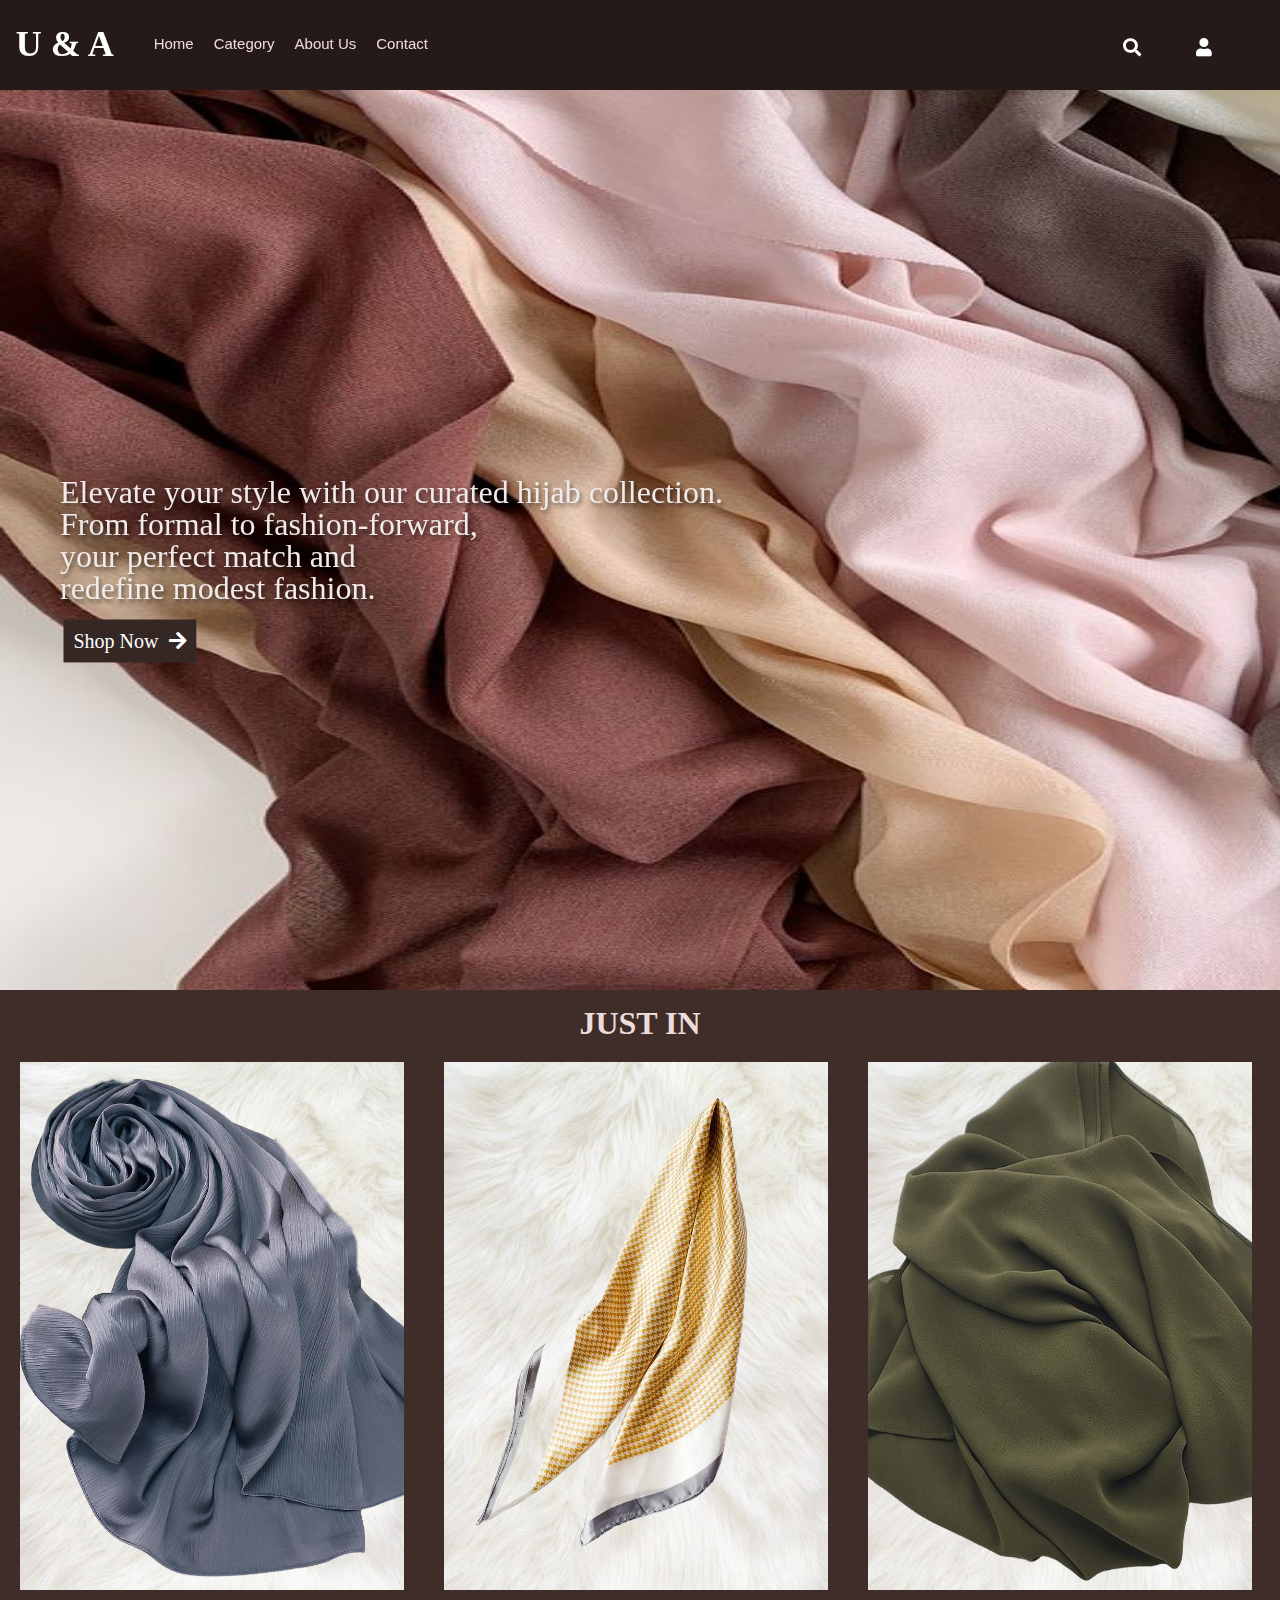
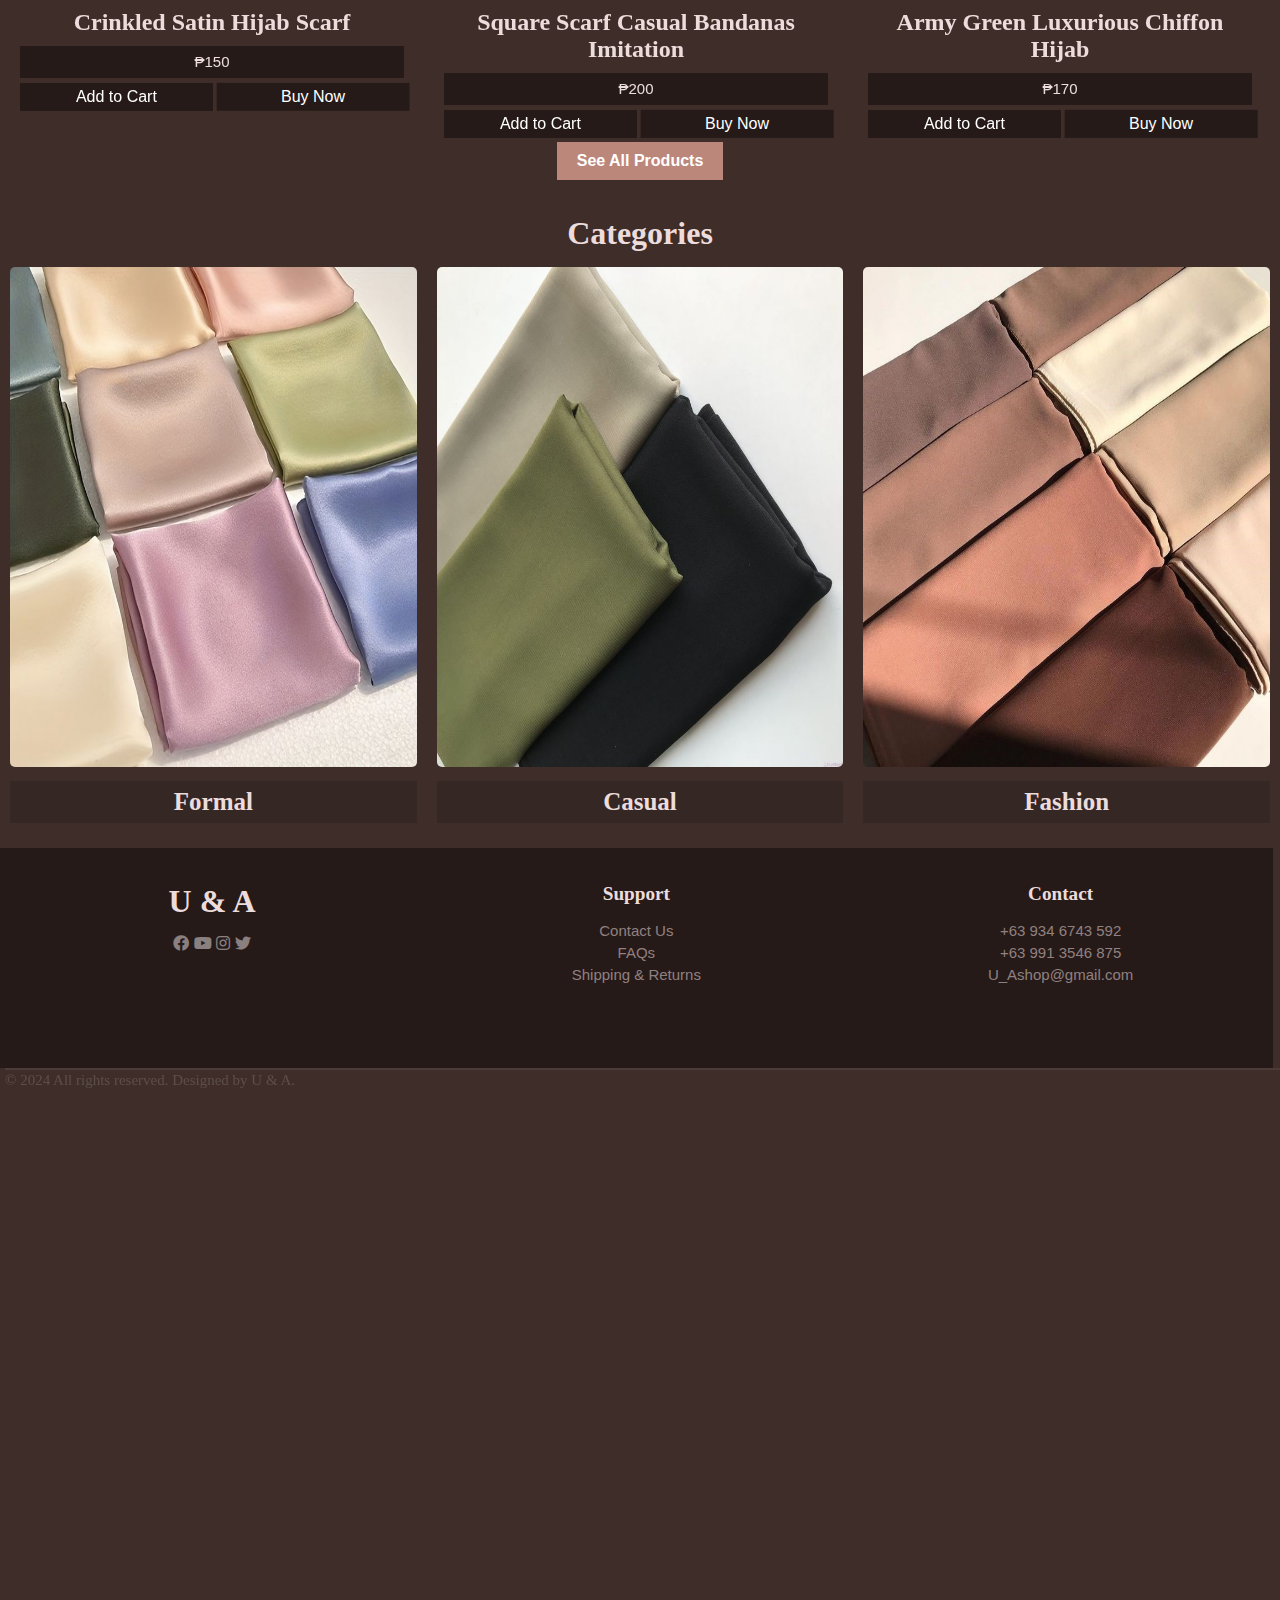
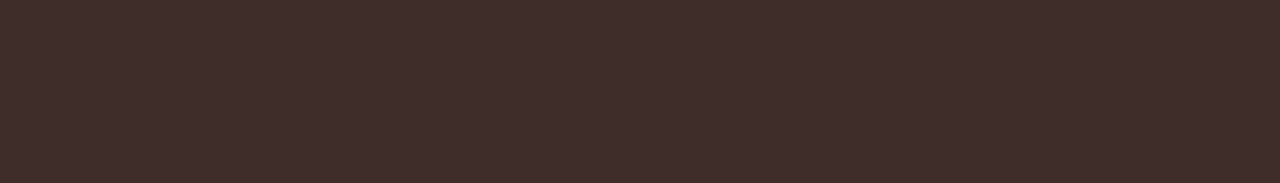
<file: index.html>
<!DOCTYPE html>
<html lang="en">
<head>
    <meta charset="UTF-8">
    <meta name="viewport" content="width=device-width, initial-scale=1.0">
    <title> HijabShop_LP </title>
    <link rel="stylesheet" href="./indexstyle.css">
    <link rel="stylesheet" href="https://cdnjs.cloudflare.com/ajax/libs/font-awesome/5.15.4/css/all.min.css">
</head>
<body>
    <header>
        <nav class="left-icons">
            <a href="./index.html" class="logo"><b> U & A </b></a>
            <ul>
                <li><a href="./index.html"><p> Home </p></a></li>
                <li><a href="#Categories"><p> Category </p></a></li>
                <li><a href="./aboutUs.html"><p> About Us </p></a></li>
                <li><a href="#Contact"><p> Contact </p></a></li>
            </ul>
        </nav>
        <nav>
            <ul class="right-icons">
                <li>
                    <a href="#" title="search here" id="searchButton"><i class="fas fa-search"></i></a>
                    <ul class="dropdown-menu" id="searchMenu">
                        <!-- Add more user options as needed -->
                    </ul>
                </li>
                <li>
                    <a href="./login.html" title="me" id="userButton"><i class="fas fa-user"></i></a>
                    <ul class="dropdown-menu" id="userMenu">
                        <!-- Add more user options as needed -->
                    </ul>
                </li>
            </ul>
        </nav>  
    </header>
            

    <section class="container1">
        <div class="box1">
            <a href=" "><img src="./Images/Hijab pics/Hijabs.jpg"></a>
            <div class="text-overlay">
                <p>Elevate your style with our curated hijab collection. 
                <p> From formal to fashion-forward,</p>
                <p> your perfect match and </p>
                <p>redefine modest fashion.</p>
                <a href="./shop2index.html" class="shop-now-btn">Shop Now <i class="fas fa-arrow-right"></i></a>
            </div>
        </div>
    </section>  
    
    <h1> JUST IN </h1>

        <main>
            <section class="product-list">
               <div class="product">
                  <a href="#"><img src="./Images/Hijab pics/crinkled satin hijab scarf.jpg.png" alt="Hijab 1"></a>
                     <div class="product-info">
                        <h2> Crinkled Satin Hijab Scarf </h2>
                       <p class="price">₱150</p>
                       <a href="./login.html" class="add-to-cart">Add to Cart</a>
               </div>
               <div class="actions">
                  <a href="./login.html" class="buy-now">Buy Now</a>
               </div>
                </div>
                <div class="product">
                    <a href="#"><img src="./Images/Hijab pics/Square Scarf Casual Bandanas Imitation Silk .jpg.png" alt="Hijab 2"></a>
                    <div class="product-info">
                        <h2>Square Scarf Casual Bandanas Imitation </h2>
                       <p class="price">₱200</p>
                       <a href="./login.html" class="add-to-cart">Add to Cart</a>
               </div>
               <div class="actions">
                  <a href="./login.html" class="buy-now">Buy Now</a>
               </div>
                </div>
                <div class="product">
                    <a href="#"><img src="./Images/Hijab pics/Army Green Luxurious Chiffon Hijab.jpg.png" alt="Hijab 1"></a>
                    <div class="product-info">
                        <h2> Army Green Luxurious Chiffon Hijab </h2>
                        <p>₱170</p>
                       <a href="./login.html" class="add-to-cart">Add to Cart</a>
               </div>
               <div class="actions">
                  <a href="./login.html" class="buy-now">Buy Now</a>
               </div>
                </div>
                <div class="product">
                    <a href="#"><img src="./Images/Hijab pics/Cat design silk square scarf.jpg.png" alt="Hijab 2"></a>
                    <div class="product-info">
                        <h2> Cat design Silk Square Scarf </h2>
                        <p>₱180</p>
                       <a href="./login.html" class="add-to-cart">Add to Cart</a>
               </div>
               <div class="actions">
                  <a href="./login.html" class="buy-now">Buy Now</a>
               </div>
                </div>
                <div class="product">
                    <a href="#"><img src="./Images/Hijab pics/Premium Chiffon glitter Hijab .jpg.png">
                        <h2> Premium Chiffon glitter Hijab </h2>
                        <p>₱150</p>
                       <a href="./login.html" class="add-to-cart">Add to Cart</a>
               </div>
               <div class="actions">
                  <a href="./login.html" class="buy-now">Buy Now</a>
               </div>
                </div>
                <div class="product">
                    <a href="#"><img src="./Images/Hijab pics/Solid Chiffon Scarf.jpg.png" alt="Hijab 2"></a>
                    <div class="product-info">
                        <h2> Solid Chiffon Scarf </h2>
                        <p>₱150</p>
                       <a href="./login.html" class="add-to-cart">Add to Cart</a>
               </div>
               <div class="actions">
                  <a href="./login.html" class="buy-now">Buy Now</a>
               </div>
                </div>
                <div class="product">
                    <a href="#"><img src="./Images/Hijab pics/Ultra Thin Women Cashmere Scarf.jpg.png"></a>
                    <div class="product-info">
                        <h2> Ultra Thin Women Cashmere Scarf </h2>
                        <p>₱150</p>
                       <a href="./login.html" class="add-to-cart">Add to Cart</a>
               </div>
               <div class="actions">
                  <a href="./login.html" class="buy-now">Buy Now</a>
               </div>
                </div>
                <div class="product">
                    <a href="#"><img src="./Images/Hijab pics/Paisley Scarf Silk Feel Square Scarf.jpg.png" alt="Hijab 2"></a>
                    <div class="product-info">
                        <h2> Paisley Scarf Silk Feel Square</h2>
                        <p>₱150</p>
                       <a href="./login.html" class="add-to-cart">Add to Cart</a>
               </div>
               <div class="actions">
                  <a href="./login.html" class="buy-now">Buy Now</a>
               </div>
                </div>
            </section>
            
            <h4 class="center-text"><a href="./shop2index.html" class="discover-button">See All Products</a></h4>
            
            <section id="Categories"> <h3> Categories </h3> </sectio>

            <section class="container2">
                <!-- Formal Hijab Product -->
                <div class="box2">
                    <a href="./shop.html#formal-products"><img src="./Images/Hijab pics/formal hijab.jpg" alt="Formal Hijab"></a>
                    <a href="./shop.html#formal-products"><p> Formal </p></a>
                </div>
            
                <!-- Casual Hijab Product -->
                <div class="box2">
                    <a href="./shop.html#casual-products"><img src="./Images/Hijab pics/casual hijab.jpg" alt="Casual Hijab"></a>
                    <a href="./shop.html#casual-products"><p> Casual </p></a>
                </div>
            
                <!-- Fashion Hijab Product -->
                <div class="box2">
                    <a href="./shop.html#fashion-products"><img src="./Images/Hijab pics/fashion hijab.jpg" alt="Fashion Hijab"></a>
                    <a href="./shop.html#fashion-products"><p> Fashion </p></a>
                </div>
            </section>

            <section class="container3">
                        <div class="social-icons">
                            <a href="./index.html"><h3>U & A</h3></a>
                            <a href="#"><i class="fab fa-facebook"></i></a>
                            <a href="#"><i class="fab fa-youtube"></i></a>
                            <a href="#"><i class="fab fa-instagram"></i></a>
                            <a href="#"><i class="fab fa-twitter"></i></a>
                        </div>
                        
                    </div>
                    <div class="box3">
                        <h3>Support</h3>
                        <p>Contact Us</p>
                        <p>FAQs</p>
                        <p>Shipping & Returns</p>
                    </div>
                    <div class="box3">
                        <section id="Contact"><h3>Contact</h3>
                        <p> +63 934 6743 592</p></a>
                        <p>+63 991 3546 875</p>
                        <p>U_Ashop@gmail.com</p>
                    </section>
                    </div>
            </section>

        <footer>
            <div class="footer">
            <p>© 2024 All rights reserved. Designed by U & A.</p>
            </div>
        </footer>
        
</body>
</html>
</file>
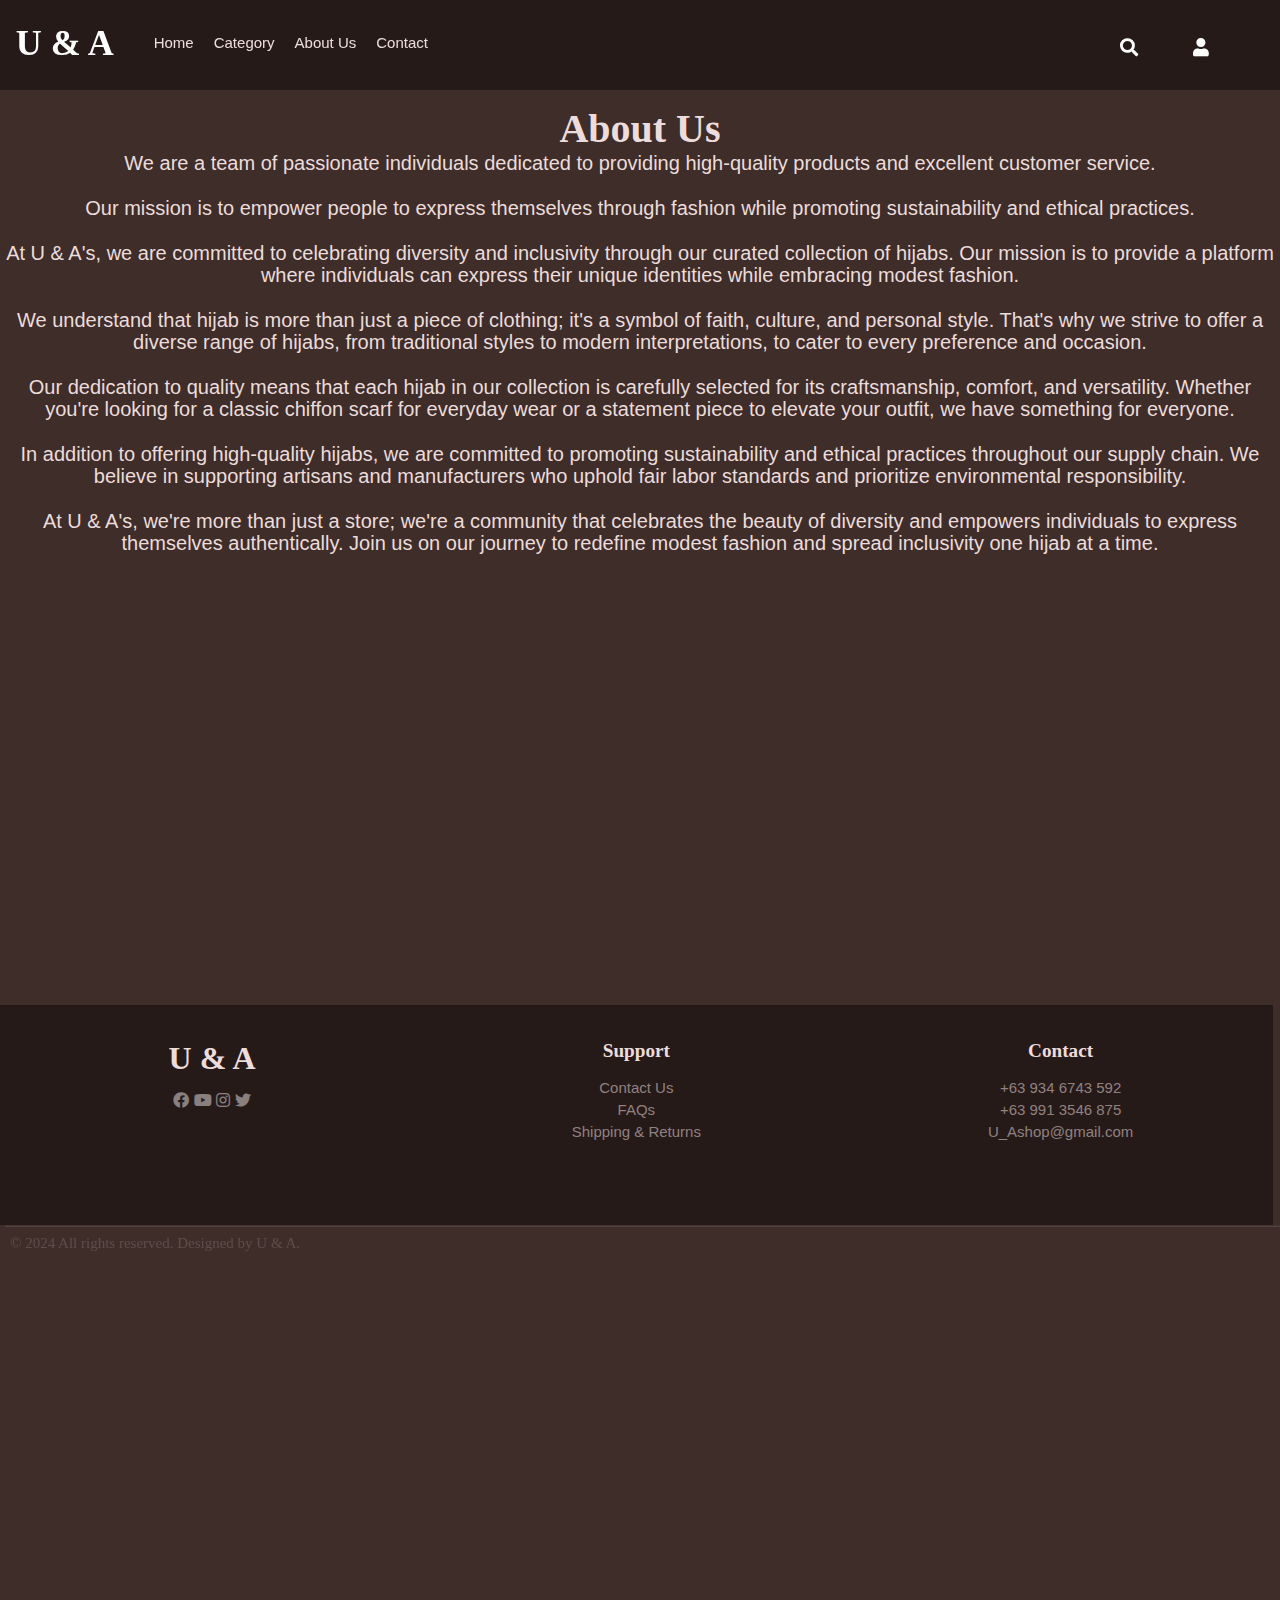
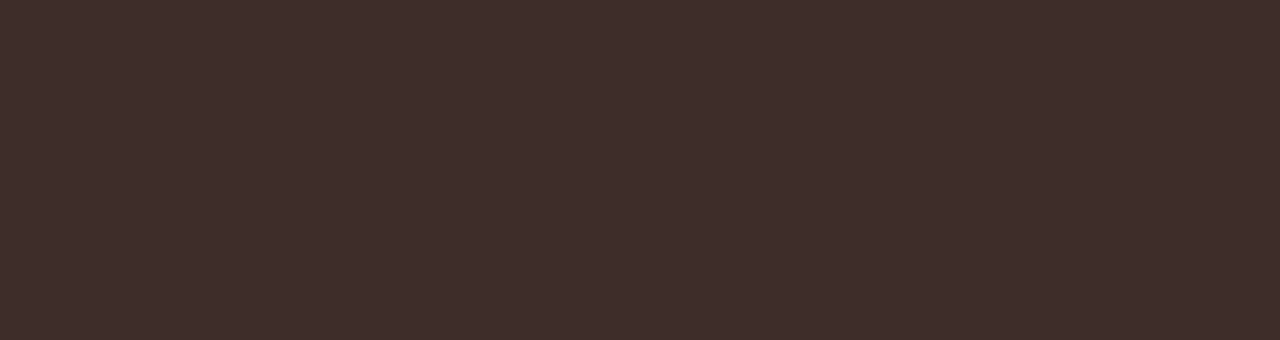
<file: aboutUs.html>
<!DOCTYPE html>
<html lang="en">
<head>
    <meta charset="UTF-8">
    <meta name="viewport" content="width=device-width, initial-scale=1.0">
    <title>Document</title>
    <link rel="stylesheet" href="./aboutUs.css">
    <link rel="stylesheet" href="https://cdnjs.cloudflare.com/ajax/libs/font-awesome/5.15.4/css/all.min.css">
</head>
<body>
    <header>
        <nav class="left-icons">
            <a href="./afterlogin.html" class="logo"><b> U & A </b></a>
            <ul>
                <li><a href="./index.html"><p> Home </p></a></li>
                <li><a href="#Categories"><p> Category </p></a></li>
                <li><a href="./aboutUs.html"><p> About Us </p></a></li>
                <li><a href="#Contact"><p> Contact </p></a></li>
            </ul>
        </nav>
        <nav>
            <ul class="right-icons">
                <li>
                    <a href="#" title="search here" id="searchButton"><i class="fas fa-search"></i></a>
                    <ul class="dropdown-menu" id="searchMenu">
                        <!-- Add more user options as needed -->
                    </ul>
                </li>
                <li>
                    <a href="#" title="Log in here" id="userButton"><i class="fas fa-user"></i></a>
                    <ul class="dropdown-menu" id="userMenu">
                        <!-- Add more user options as needed -->
                    </ul>
                </li>
            </ul>
        </nav>  
    </header>
    
    <main>
        <section>
        <div class="container">
            <h1>About Us</h1>
            <p>We are a team of passionate individuals dedicated to providing high-quality products and excellent customer service.</p>
            <br>
            <p>Our mission is to empower people to express themselves through fashion while promoting sustainability and ethical practices.</p>
            <br>
            <p> At U & A's, we are committed to celebrating diversity and inclusivity through our curated collection of hijabs. Our mission is to provide a platform where individuals can express their unique identities while embracing modest fashion. </p>
            <br>
            <p> We understand that hijab is more than just a piece of clothing; it's a symbol of faith, culture, and personal style. That's why we strive to offer a diverse range of hijabs, from traditional styles to modern interpretations, to cater to every preference and occasion. </p>
            <br>
            <p> Our dedication to quality means that each hijab in our collection is carefully selected for its craftsmanship, comfort, and versatility. Whether you're looking for a classic chiffon scarf for everyday wear or a statement piece to elevate your outfit, we have something for everyone. </p>
            <br>
            <p> In addition to offering high-quality hijabs, we are committed to promoting sustainability and ethical practices throughout our supply chain. We believe in supporting artisans and manufacturers who uphold fair labor standards and prioritize environmental responsibility. </p>
            <br>
            <p> At U & A's, we're more than just a store; we're a community that celebrates the beauty of diversity and empowers individuals to express themselves authentically. Join us on our journey to redefine modest fashion and spread inclusivity one hijab at a time. </p>
        </div>
    </section>
    </main>

    <section class="container3">
        <div class="social-icons">
            <a href="./afterlogin.html"><h3>U & A</h3></a>
            <a href="#"><i class="fab fa-facebook"></i></a>
            <a href="#"><i class="fab fa-youtube"></i></a>
            <a href="#"><i class="fab fa-instagram"></i></a>
            <a href="#"><i class="fab fa-twitter"></i></a>
        </div>
        
    </div>
    <div class="box3">
        <h3>Support</h3>
        <p>Contact Us</p>
        <p>FAQs</p>
        <p>Shipping & Returns</p>
    </div>
    <div class="box3">
        <section id="Contact">
            <h3>Contact</h3>
        <p> +63 934 6743 592</p></a>
        <p>+63 991 3546 875</p>
        <p>U_Ashop@gmail.com</p>
    </div>
</section>

<footer>
<div class="footer">
<p>© 2024 All rights reserved. Designed by U & A.</p>
</div>
</footer>
</body>
</html>
</file>
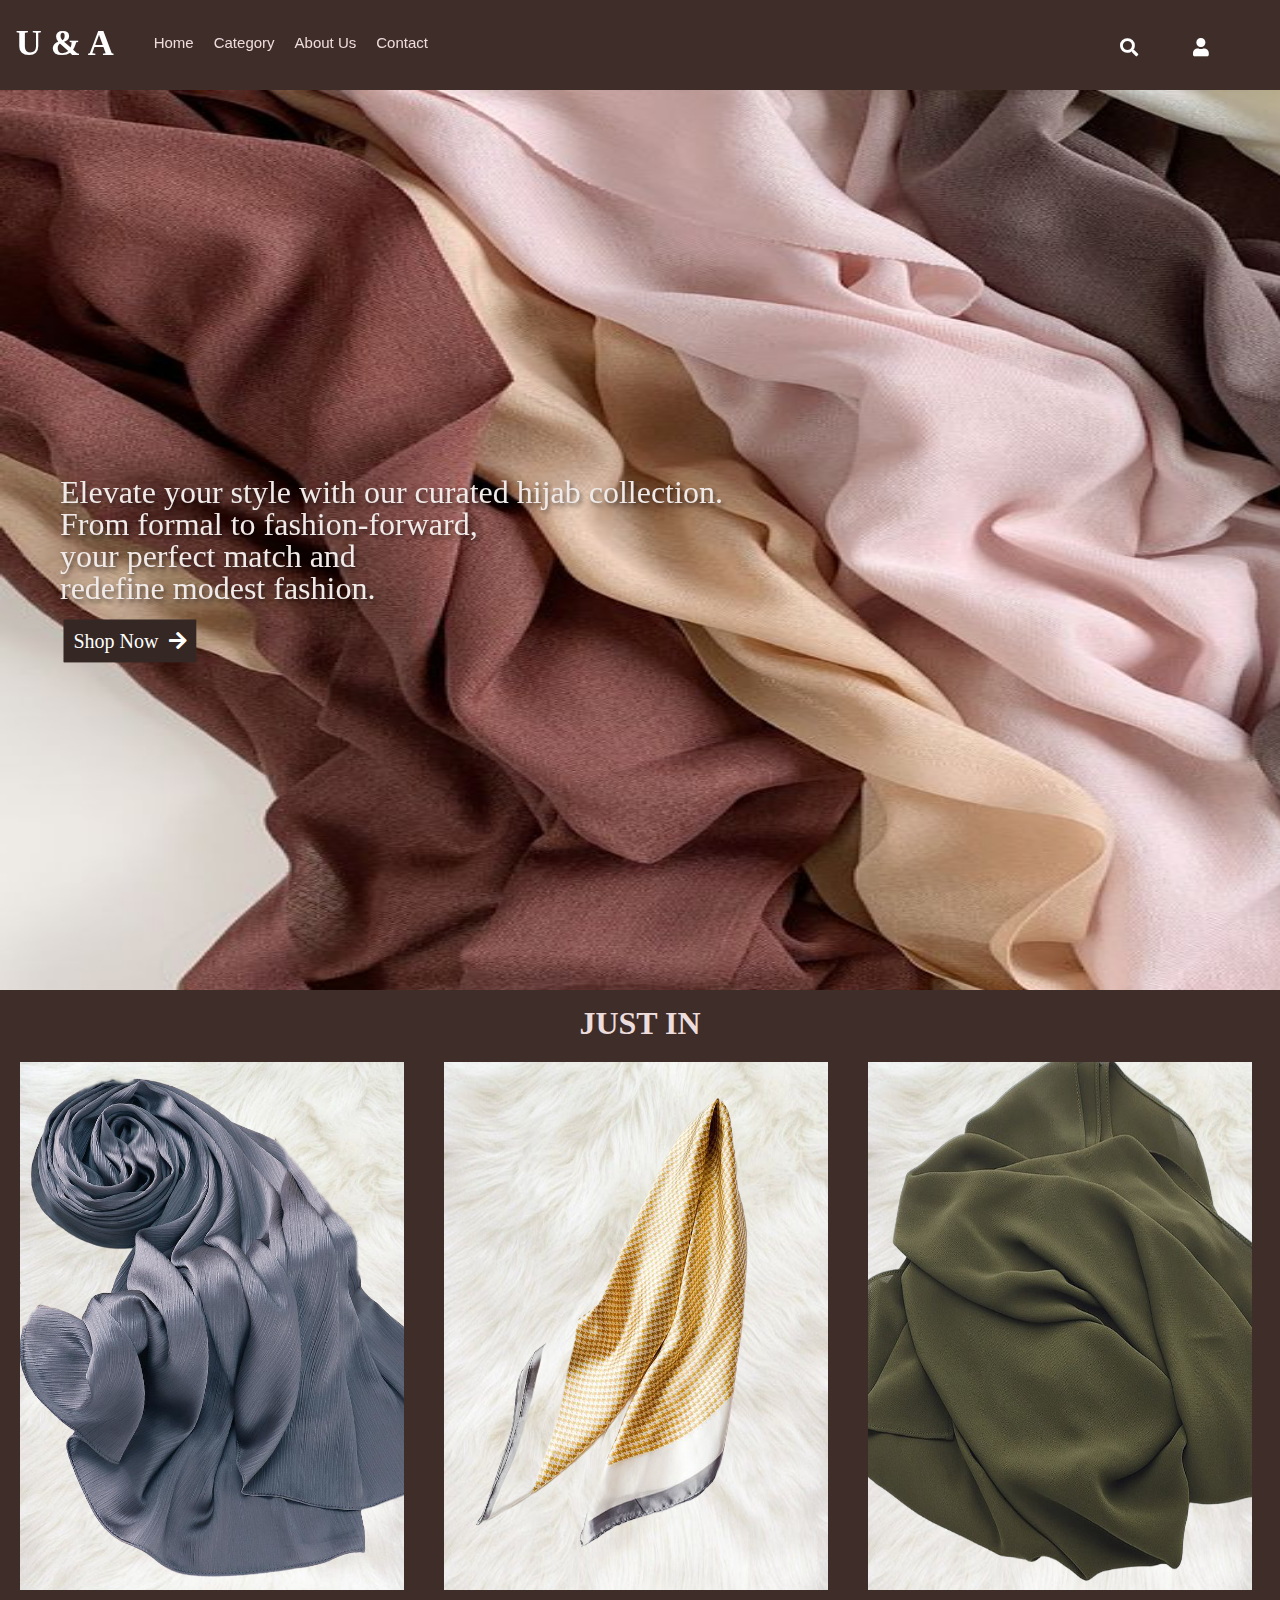
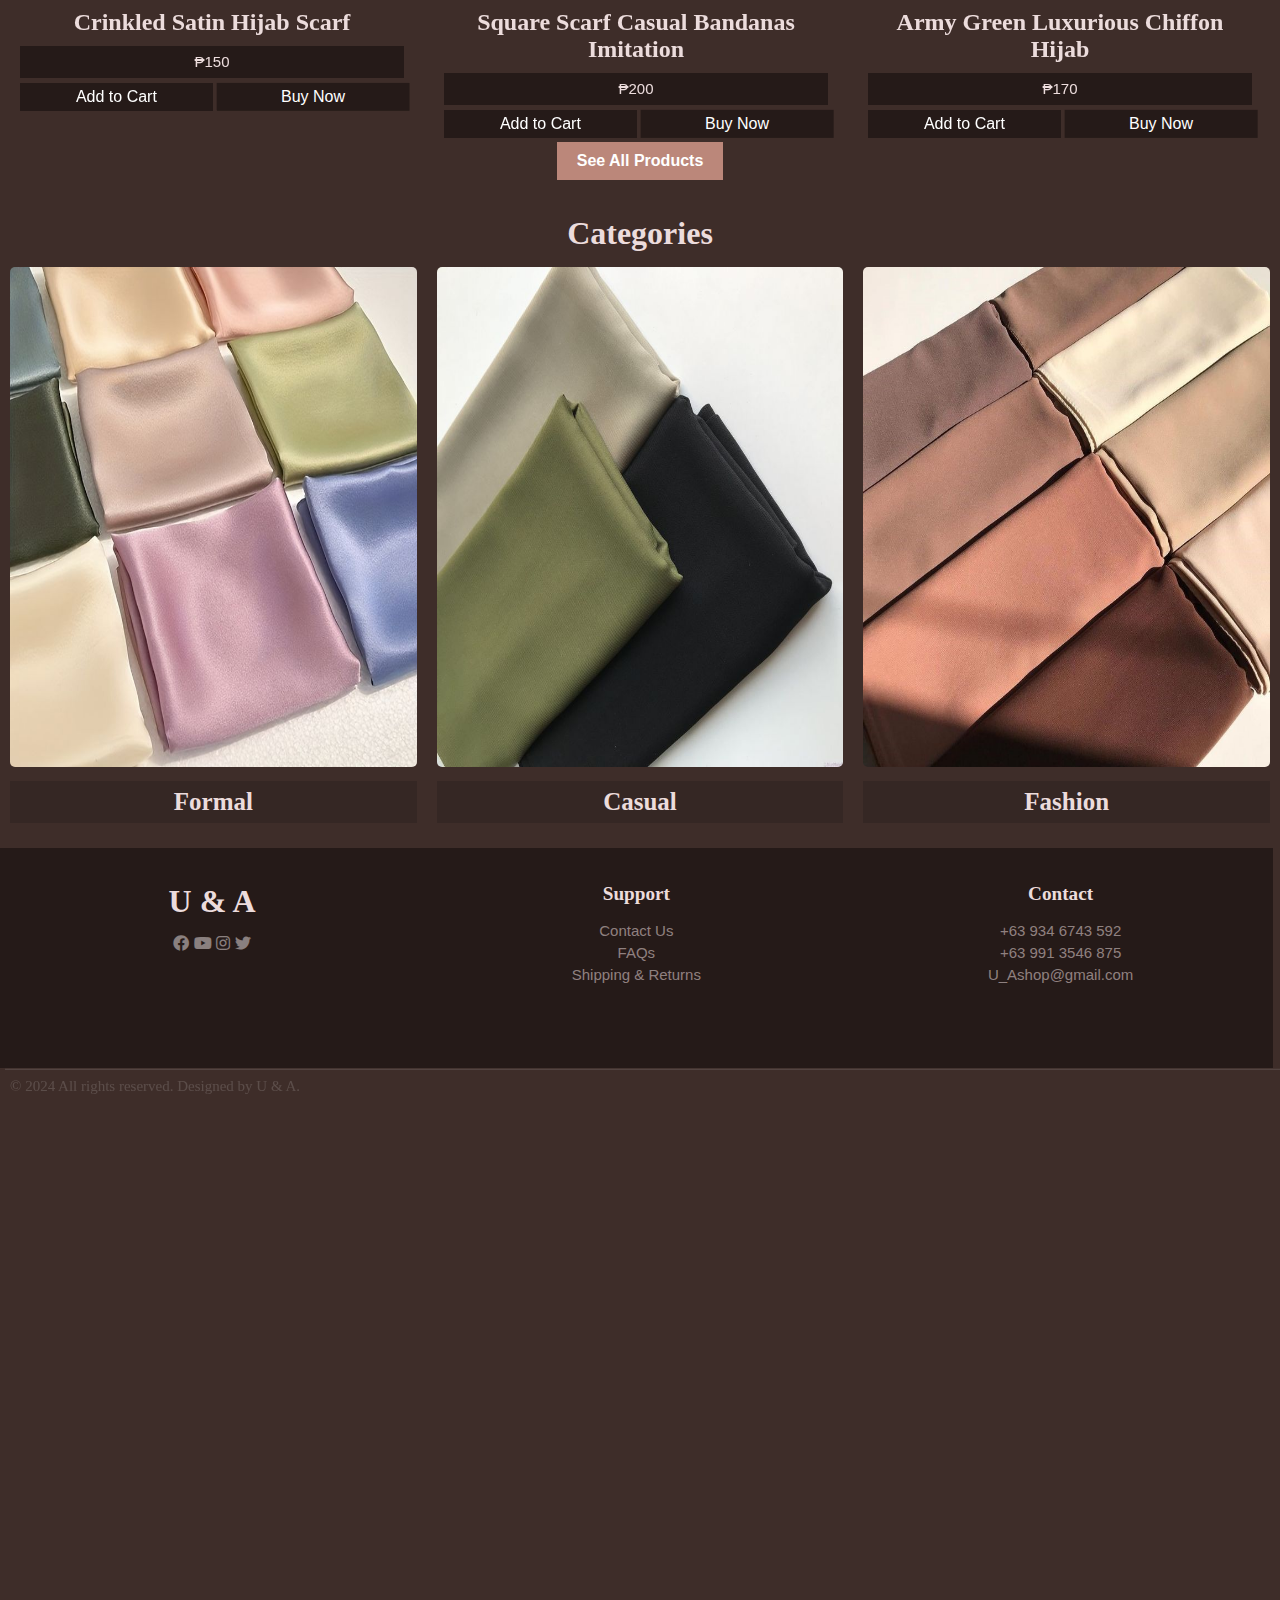
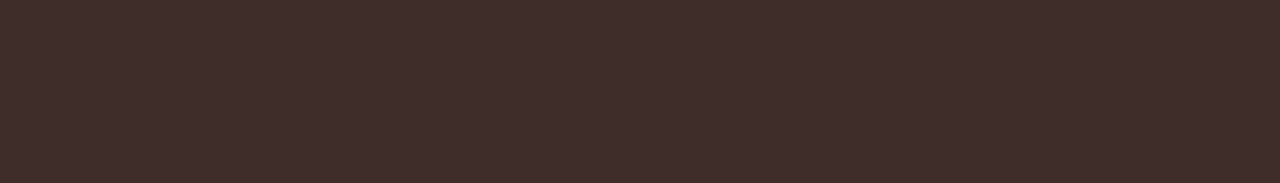
<file: afterlogin.html>
<!DOCTYPE html>
<html lang="en">
<head>
    <meta charset="UTF-8">
    <meta name="viewport" content="width=device-width, initial-scale=1.0">
    <title>Document</title>
    <link rel="stylesheet" href="./afterlogin.css">
    <link rel="stylesheet" href="https://cdnjs.cloudflare.com/ajax/libs/font-awesome/5.15.4/css/all.min.css">
</head>
<body>
    <header>
        <nav class="left-icons">
            <a href="./afterlogin" class="logo"><b> U & A </b></a>
            <ul>
                <li><a href="./afterlogin"><p> Home </p></a></li>
                <li><a href="#Categories"><p> Category </p></a></li>
                <li><a href="./aboutUs.html"><p> About Us </p></a></li>
                <li><a href="#Contact"><p> Contact </p></a></li>
            </ul>
        </nav>
        <nav>
            <ul class="right-icons">
                <li>
                    <a href="#" title="search here" id="searchButton"><i class="fas fa-search"></i></a>
                    <ul class="dropdown-menu" id="searchMenu">
                        <!-- Add more user options as needed -->
                    </ul>
                </li>
                <li>
                    <a href="./account.html" title="me" id="userButton"><i class="fas fa-user"></i></a>
                    <ul class="dropdown-menu" id="userMenu">
                        <!-- Add more user options as needed -->
                    </ul>
                </li>
            </ul>
        </nav>  
    </header>
            

    <section class="container1">
        <div class="box1">
            <a href=" "><img src="./Images/Hijab pics/Hijabs.jpg"></a>
            <div class="text-overlay">
                <p>Elevate your style with our curated hijab collection. 
                <p> From formal to fashion-forward,</p>
                <p> your perfect match and </p>
                <p>redefine modest fashion.</p>
                <a href="./shop.html" class="shop-now-btn">Shop Now <i class="fas fa-arrow-right"></i></a>
            </div>
        </div>
    </section>  
    
    <h1> JUST IN </h1>

        <main>
            <section class="product-list">
               <div class="product">
                  <a href="#"><img src="./Images/Hijab pics/crinkled satin hijab scarf.jpg.png" alt="Hijab 1"></a>
                     <div class="product-info">
                        <h2> Crinkled Satin Hijab Scarf </h2>
                       <p class="price">₱150</p>
                       <a href="./form.html" class="add-to-cart">Add to Cart</a>
               </div>
               <div class="actions">
                  <a href="./form.html" class="buy-now">Buy Now</a>
               </div>
                </div>
                <div class="product">
                    <a href="#"><img src="./Images/Hijab pics/Square Scarf Casual Bandanas Imitation Silk .jpg.png" alt="Hijab 2"></a>
                    <div class="product-info">
                        <h2>Square Scarf Casual Bandanas Imitation </h2>
                       <p class="price">₱200</p>
                       <a href="./form.html" class="add-to-cart">Add to Cart</a>
               </div>
               <div class="actions">
                  <a href="./form.html" class="buy-now">Buy Now</a>
               </div>
                </div>
                <div class="product">
                    <a href="#"><img src="./Images/Hijab pics/Army Green Luxurious Chiffon Hijab.jpg.png" alt="Hijab 1"></a>
                    <div class="product-info">
                        <h2> Army Green Luxurious Chiffon Hijab </h2>
                        <p>₱170</p>
                       <a href="./form.html" class="add-to-cart">Add to Cart</a>
               </div>
               <div class="actions">
                  <a href="./form.html" class="buy-now">Buy Now</a>
               </div>
                </div>
                <div class="product">
                    <a href="#"><img src="./Images/Hijab pics/Cat design silk square scarf.jpg.png" alt="Hijab 2"></a>
                    <div class="product-info">
                        <h2> Cat design Silk Square Scarf </h2>
                        <p>₱180</p>
                       <a href="./form.html" class="add-to-cart">Add to Cart</a>
               </div>
               <div class="actions">
                  <a href="./form.html" class="buy-now">Buy Now</a>
               </div>
                </div>
                <div class="product">
                    <a href="#"><img src="./Images/Hijab pics/Premium Chiffon glitter Hijab .jpg.png">
                        <h2> Premium Chiffon glitter Hijab </h2>
                        <p>₱150</p>
                       <a href="./form.html" class="add-to-cart">Add to Cart</a>
               </div>
               <div class="actions">
                  <a href="./form.html" class="buy-now">Buy Now</a>
               </div>
                </div>
                <div class="product">
                    <a href="#"><img src="./Images/Hijab pics/Solid Chiffon Scarf.jpg.png" alt="Hijab 2"></a>
                    <div class="product-info">
                        <h2> Solid Chiffon Scarf </h2>
                        <p>₱150</p>
                       <a href="./form.html" class="add-to-cart">Add to Cart</a>
               </div>
               <div class="actions">
                  <a href="./form.html" class="buy-now">Buy Now</a>
               </div>
                </div>
                <div class="product">
                    <a href="#"><img src="./Images/Hijab pics/Ultra Thin Women Cashmere Scarf.jpg.png"></a>
                    <div class="product-info">
                        <h2> Ultra Thin Women Cashmere Scarf </h2>
                        <p>₱150</p>
                       <a href="./form.html" class="add-to-cart">Add to Cart</a>
               </div>
               <div class="actions">
                  <a href="./form.html" class="buy-now">Buy Now</a>
               </div>
                </div>
                <div class="product">
                    <a href="#"><img src="./Images/Hijab pics/Paisley Scarf Silk Feel Square Scarf.jpg.png" alt="Hijab 2"></a>
                    <div class="product-info">
                        <h2> Paisley Scarf Silk Feel Square</h2>
                        <p>₱150</p>
                       <a href="./form.html" class="add-to-cart">Add to Cart</a>
               </div>
               <div class="actions">
                  <a href="./form.html" class="buy-now">Buy Now</a>
               </div>
                </div>
            </section>
            
            <h4 class="center-text"><a href="./shop.html" class="discover-button">See All Products</a></h4>
            
            <section id="Categories"> <h3> Categories </h3> </sectio>

            <section class="container2">
                <!-- Formal Hijab Product -->
                <div class="box2">
                    <a href="./shop.html#formal-products"><img src="./Images/Hijab pics/formal hijab.jpg" alt="Formal Hijab"></a>
                    <a href="./shop.html#formal-products"><p> Formal </p></a>
                </div>
            
                <!-- Casual Hijab Product -->
                <div class="box2">
                    <a href="./shop.html#casual-products"><img src="./Images/Hijab pics/casual hijab.jpg" alt="Casual Hijab"></a>
                    <a href="./shop.html#casual-products"><p> Casual </p></a>
                </div>
            
                <!-- Fashion Hijab Product -->
                <div class="box2">
                    <a href="./shop.html#fashion-products"><img src="./Images/Hijab pics/fashion hijab.jpg" alt="Fashion Hijab"></a>
                    <a href="./shop.html#fashion-products"><p> Fashion </p></a>
                </div>
            </section>

            <section class="container3">
                        <div class="social-icons">
                            <a href="./afterlogin.html"><h3>U & A</h3></a>
                            <a href="#"><i class="fab fa-facebook"></i></a>
                            <a href="#"><i class="fab fa-youtube"></i></a>
                            <a href="#"><i class="fab fa-instagram"></i></a>
                            <a href="#"><i class="fab fa-twitter"></i></a>
                        </div>
                        
                    </div>
                    <div class="box3">
                        <h3>Support</h3>
                        <p>Contact Us</p>
                        <p>FAQs</p>
                        <p>Shipping & Returns</p>
                    </div>
                    <div class="box3">
                        <section id="Contact"><h3>Contact</h3>
                        <p> +63 934 6743 592</p></a>
                        <p>+63 991 3546 875</p>
                        <p>U_Ashop@gmail.com</p>
                    </section>
                    </div>
            </section>

        <footer>
            <div class="footer">
            <p>© 2024 All rights reserved. Designed by U & A.</p>
            </div>
        </footer>
        
</body>
</html>
</file>
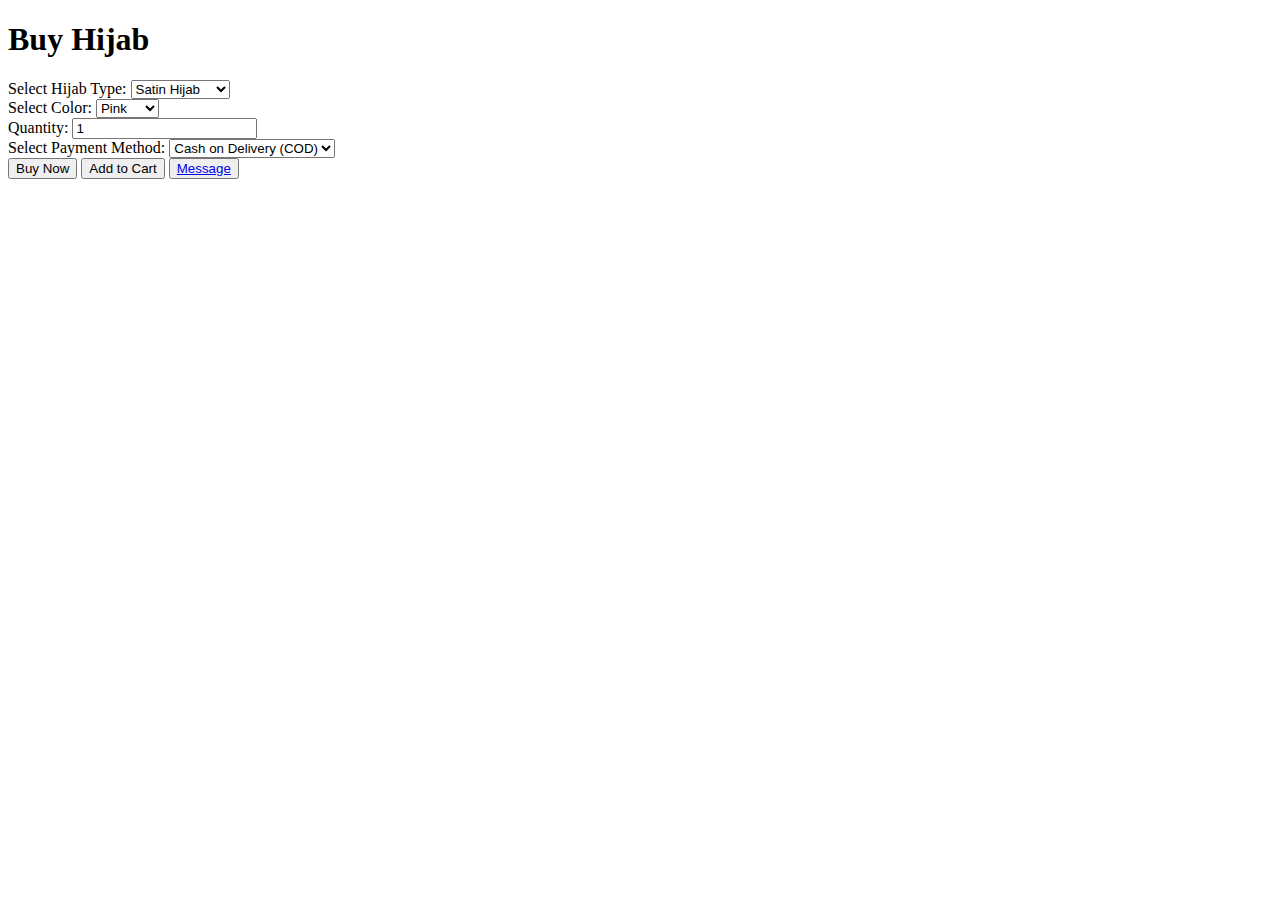
<file: form.html>
<!DOCTYPE html>
<html lang="en">
<head>
    <meta charset="UTF-8">
    <meta name="viewport" content="width=device-width, initial-scale=1.0">
    <title>Buy Hijab</title>
    <link rel="stylesheet" href="./form.html">
</head>
<body>
    <div class="container">
        <h1>Buy Hijab</h1>
        <form id="hijabForm" onsubmit="return false;">
            <div class="form-group">
                <label for="hijabType">Select Hijab Type:</label>
                <select id="hijabType">
                    <option value="satin">Satin Hijab</option>
                    <option value="cotton">Cotton Hijab</option>
                    <option value="chiffon">Chiffon Hijab</option>
                    <option value="jersey">Jersey Hijab</option>
                </select>
            </div>
            <div class="form-group">
                <label for="hijabColor">Select Color:</label>
                <select id="hijabColor">
                    <option value="pink">Pink</option>
                    <option value="beige">Beige</option>
                    <option value="ivory">Ivory</option>
                    <option value="mauve">Mauve</option>
                </select>
            </div>
            <div class="form-group">
                <label for="quantity">Quantity:</label>
                <input type="number" id="quantity" name="quantity" value="1" min="1">
            </div>
            <div class="form-group">
                <label for="paymentMethod">Select Payment Method:</label>
                <select id="paymentMethod">
                    <option value="cod">Cash on Delivery (COD)</option>
                    <option value="card">Credit/Debit Card</option>
                    <option value="paypal">PayPal</option>
                </select>
            </div>
            <button onclick="buyHijab()">Buy Now</button>
            <button onclick="buyHijab()">Add to Cart</button>
            <button><a href="./message.html">Message</button></a>
        </form>
    </div>

    <script src="./form.js"></script>
</body>
</html>
</file>
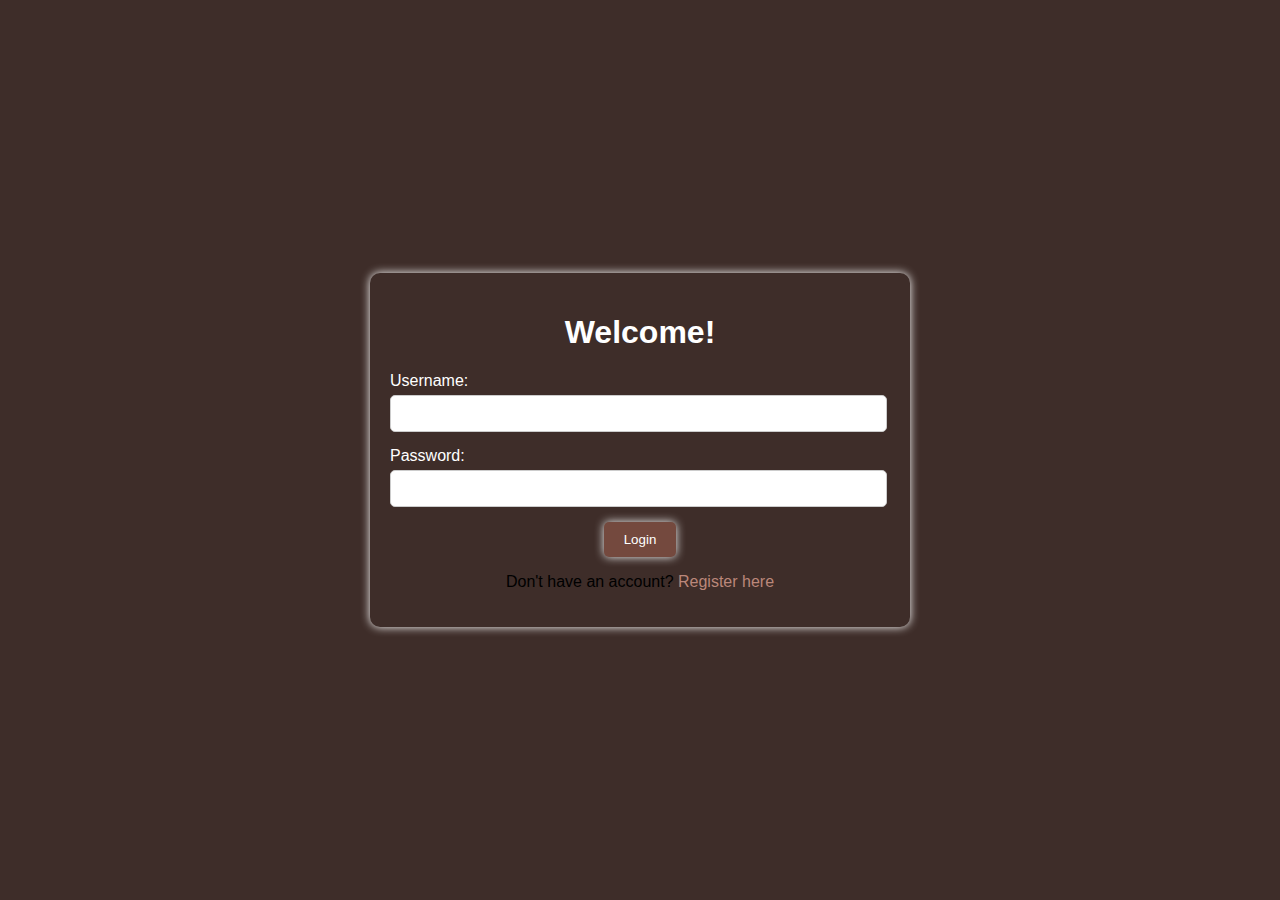
<file: login.html>
<!DOCTYPE html>
<html lang="en">
<head>
    <meta charset="UTF-8">
    <meta name="viewport" content="width=device-width, initial-scale=1.0">
    <title>Login Page</title>
    <link rel="stylesheet" href="./login.css">
    <link rel="stylesheet" href="./register.html">
</head>
<body>
    <div class="container">
        <header>
            <h1>Welcome!</h1>
        </header>
        <main>
            <form action="./afterlogin.html" method="post">
                <div class="input-group">
                    <label for="username">Username:</label>
                    <input type="text" name="username" id="username" required>
                </div>
                <div class="input-group">
                    <label for="password">Password:</label>
                    <input type="password" name="password" id="password" required>
                </div>
                <div class="button-group">
                    <a href="./afterlogin.html">
                    <input type="submit" value="Login">
                    </a>
                </div>
            </form>
            <div class="register-link">
                <p>Don't have an account? <a href="./register.html">Register here</a></p>
            </div>
        </main>
        <footer>
            <!-- Footer content here -->
        </footer>
    </div>
</body>
</html>
</file>
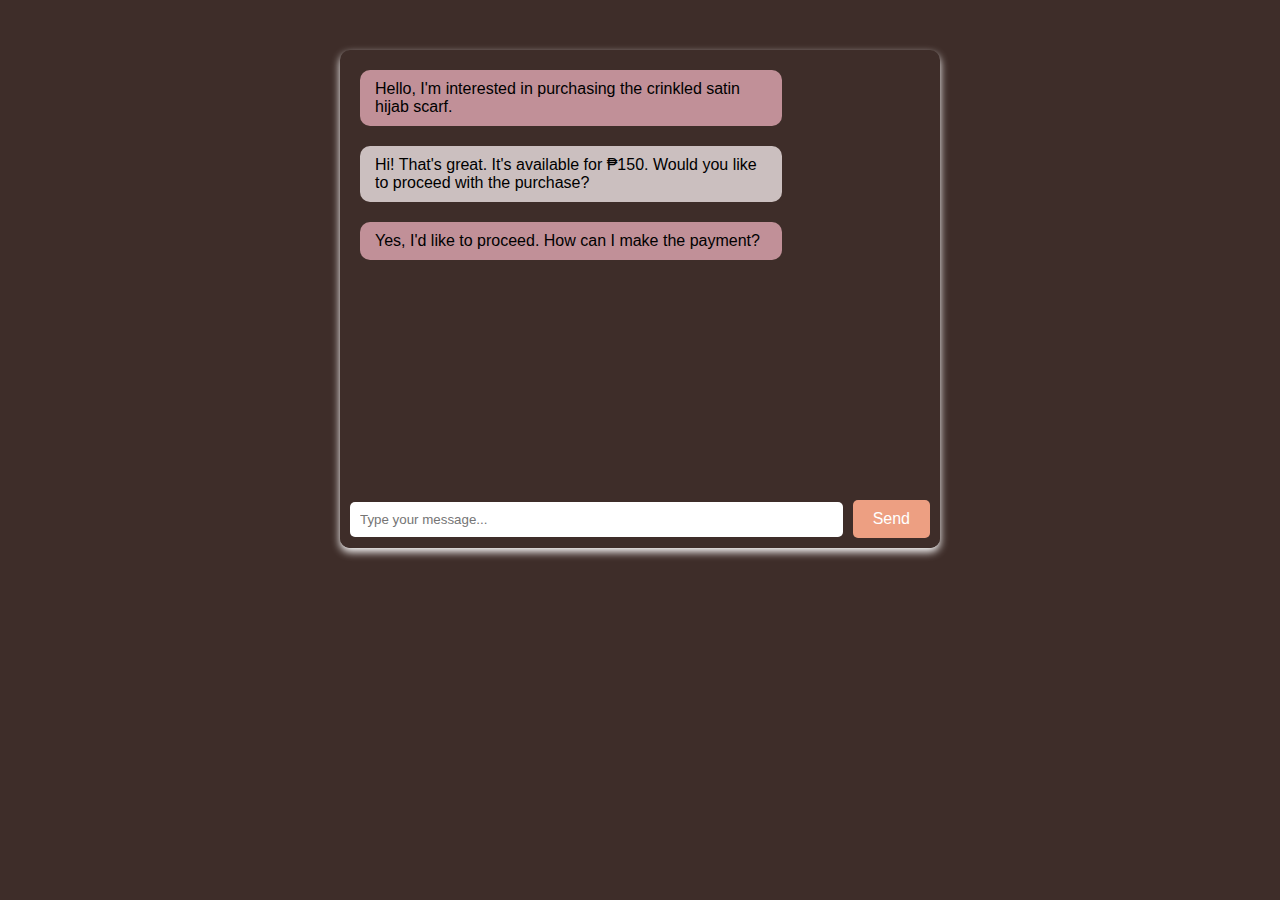
<file: message.html>
<!DOCTYPE html>
<html lang="en">
<head>
    <meta charset="UTF-8">
    <meta name="viewport" content="width=device-width, initial-scale=1.0">
    <title>Messenger</title>
    <link rel="stylesheet" href="./messgae.css">
</head>
<body>
    <div class="messenger-container">
        <div class="chat-box">
            <div class="chat user">
                Hello, I'm interested in purchasing the crinkled satin hijab scarf.
            </div>
            <div class="chat admin">
                Hi! That's great. It's available for ₱150. Would you like to proceed with the purchase?
            </div>
            <div class="chat user">
                Yes, I'd like to proceed. How can I make the payment?
            </div>
            <!-- Add more chats as needed -->
        </div>
        <div class="input-box">
            <input type="text" placeholder="Type your message...">
            <button>Send</button>
        </div>
    </div>
</body>
</html>
</file>
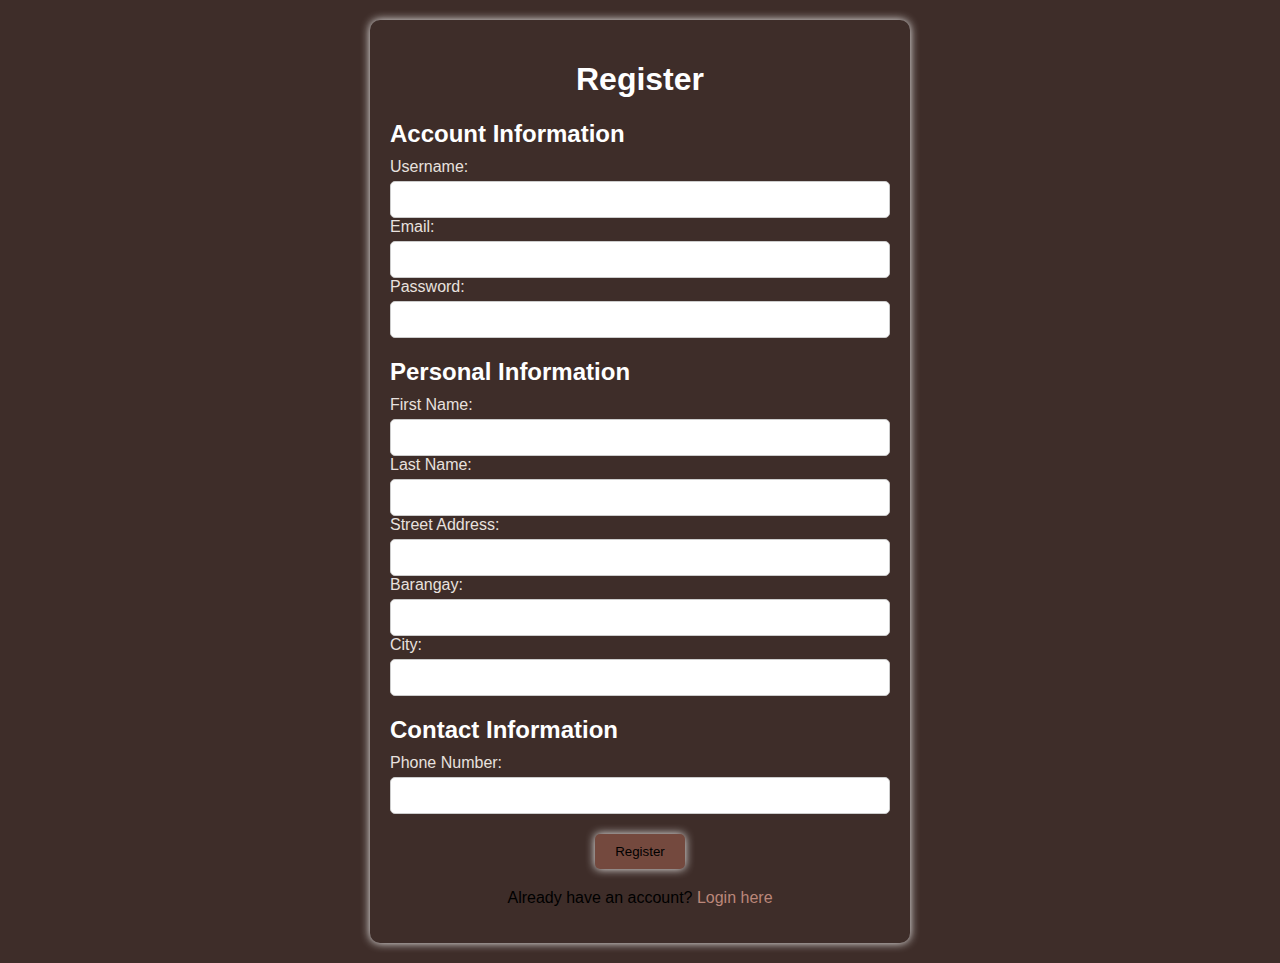
<file: register.html>
<!DOCTYPE html>
<html lang="en">
<head>
    <meta charset="UTF-8">
    <meta name="viewport" content="width=device-width, initial-scale=1.0">
    <title>Register Page</title>
    <link rel="stylesheet" href="./register.css">
    <script src="./register.js"></script>
</head>
<body>
    <div class="container">
        <header>
            <h1>Register</h1>
        </header>
        <main>
            <form id="registerForm" action="./afterlogin.html" method="post">
                <div class="input-group">
                    <h2>Account Information</h2>
                    <label for="username">Username:</label>
                    <input type="text" name="username" id="username" required>
                    <label for="email">Email:</label>
                    <input type="email" name="email" id="email" required>
                    <label for="password">Password:</label>
                    <input type="password" name="password" id="password" required>
                </div>
                <div class="input-group">
                    <h2>Personal Information</h2>
                    <label for="firstName">First Name:</label>
                    <input type="text" name="firstName" id="firstName" required>
                    <label for="lastName">Last Name:</label>
                    <input type="text" name="lastName" id="lastName" required>
                    <label for="street">Street Address:</label>
                    <input type="text" name="street" id="street" required>
                    <label for="barangay">Barangay:</label>
                    <input type="text" name="barangay" id="barangay" required>
                    <label for="city">City:</label>
                    <input type="text" name="city" id="city" required>
                </div>
                <div class="input-group">
                    <h2>Contact Information</h2>
                    <label for="phoneNumber">Phone Number:</label>
                    <input type="text" name="phoneNumber" id="phoneNumber" required>
                </div>
                <div class="button-group">
                    <input type="submit" value="Register">
                </div>
            </form>
            <div class="login-link">
                <p>Already have an account? <a href="./login.html">Login here</a></p>
            </div>
        </main>
        <footer>
            <!-- Footer content here -->
        </footer>
    </div>
    <script src="./register.js"></script>
</body>
</html>
</file>
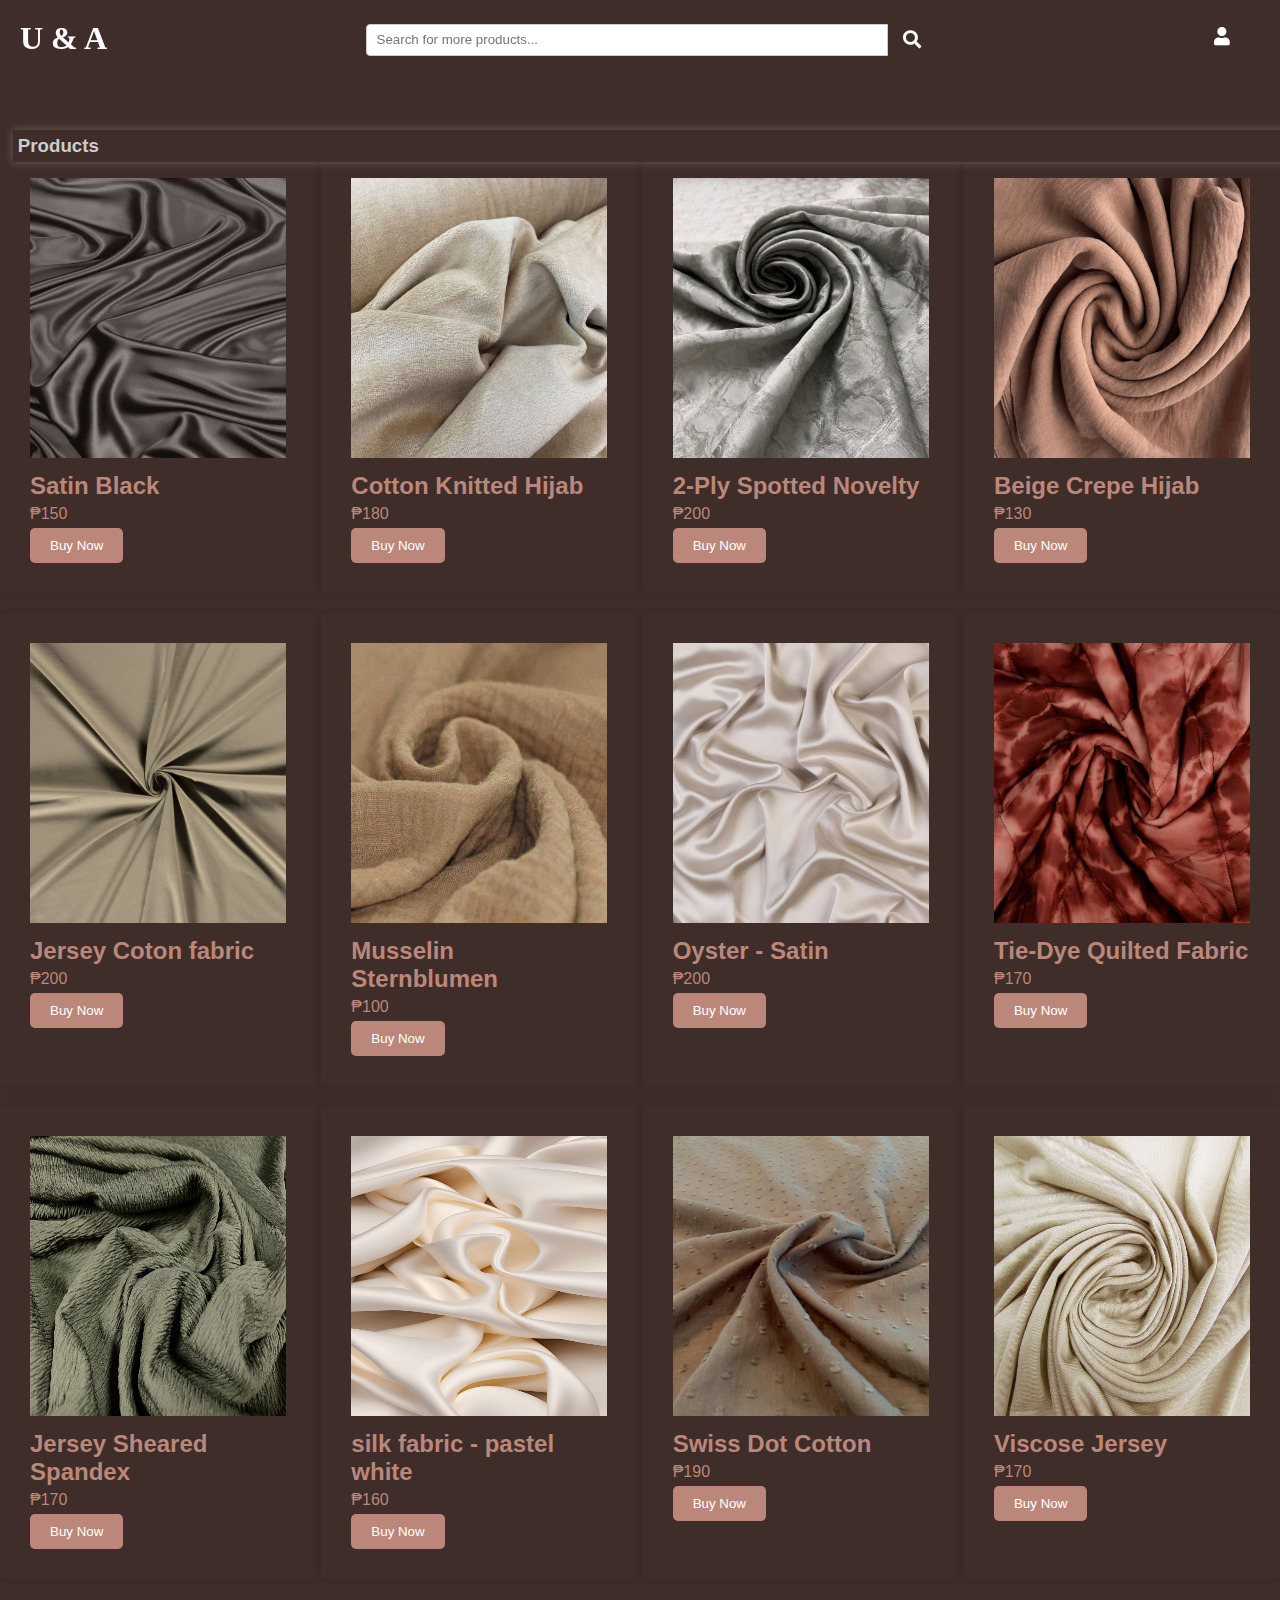
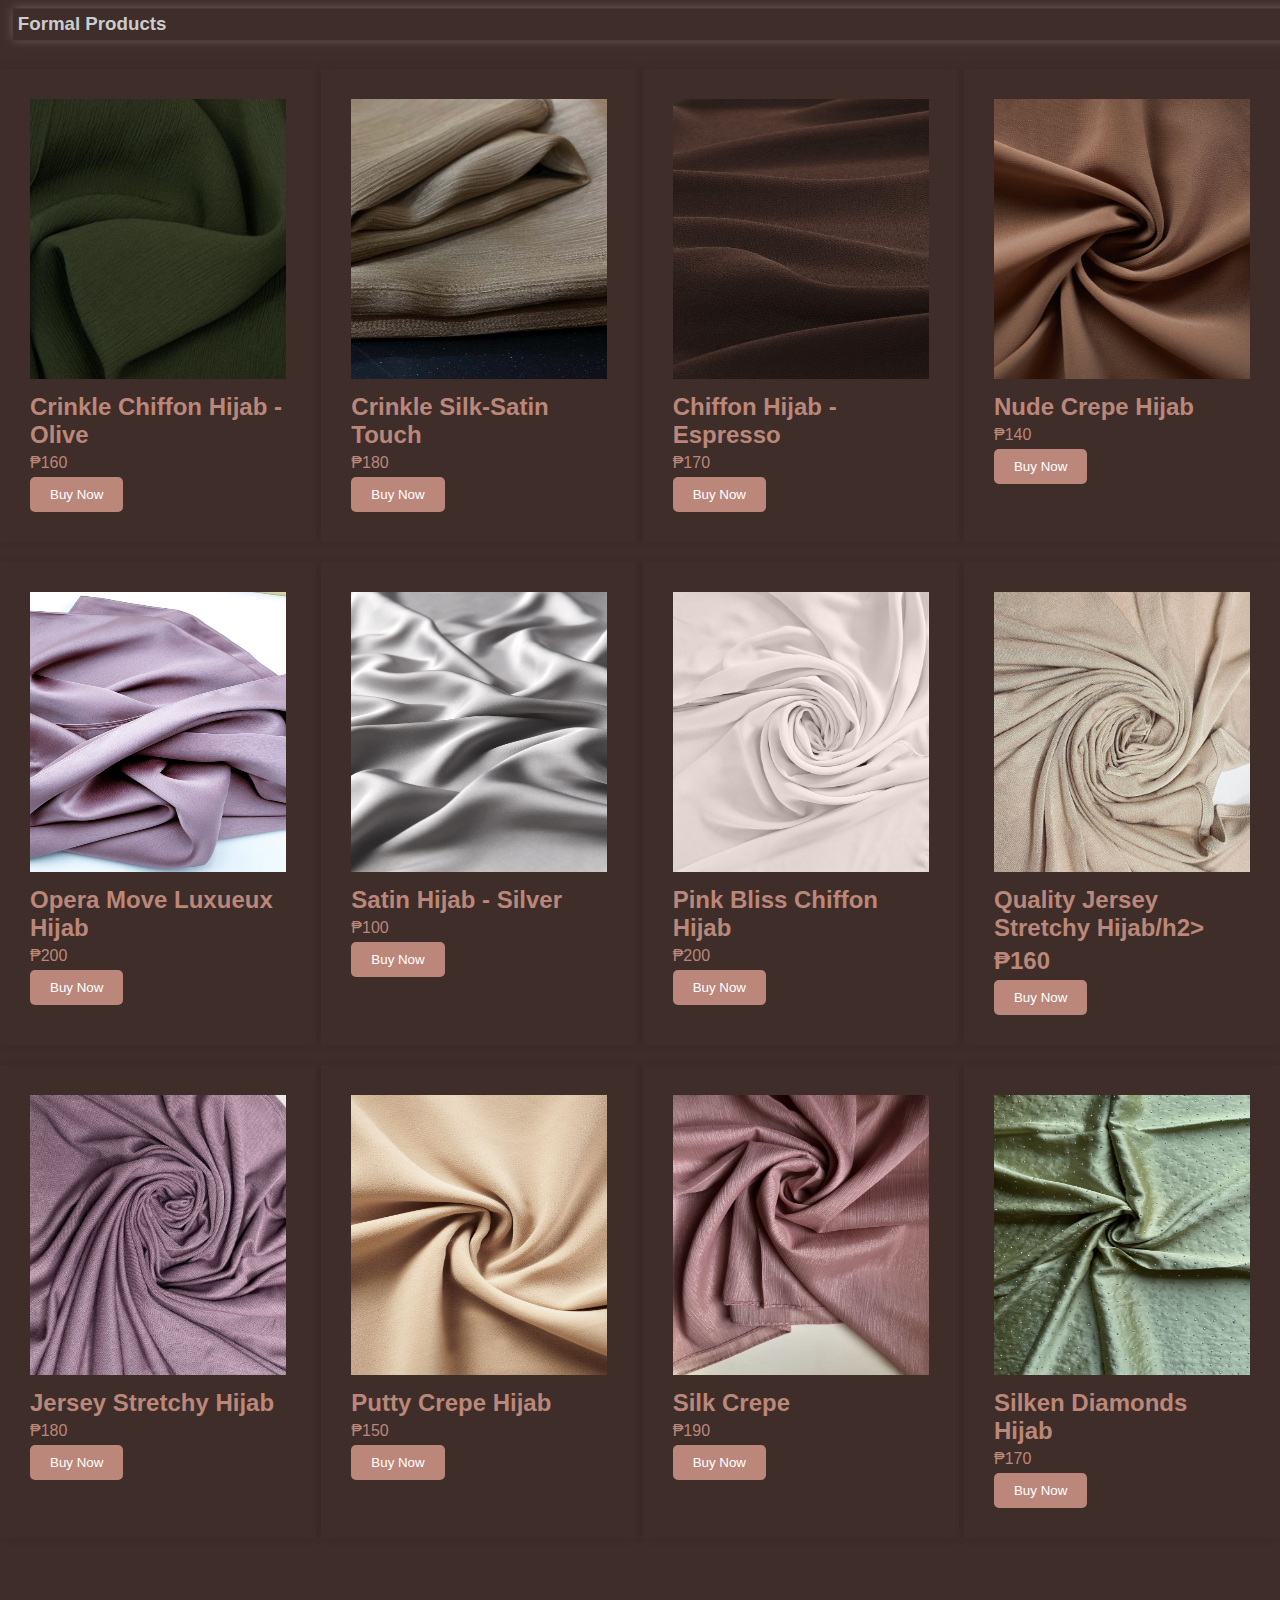
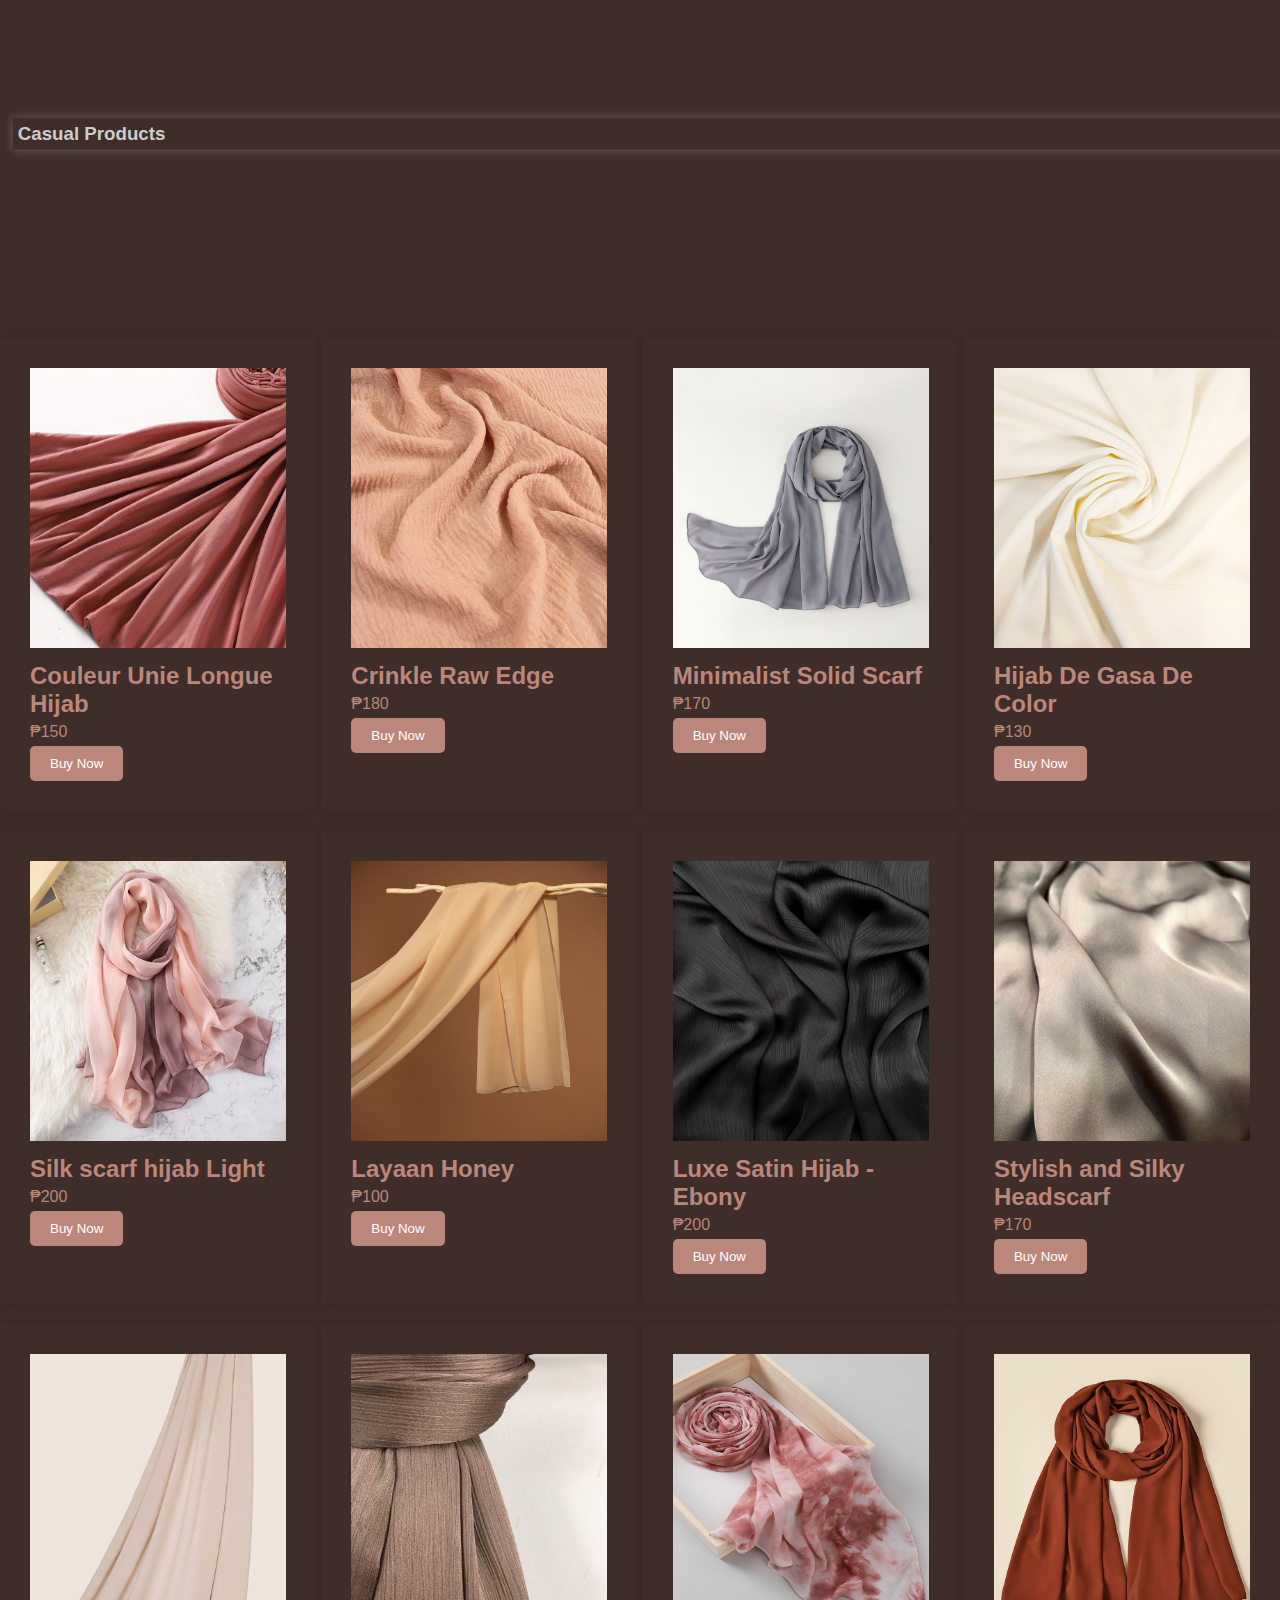
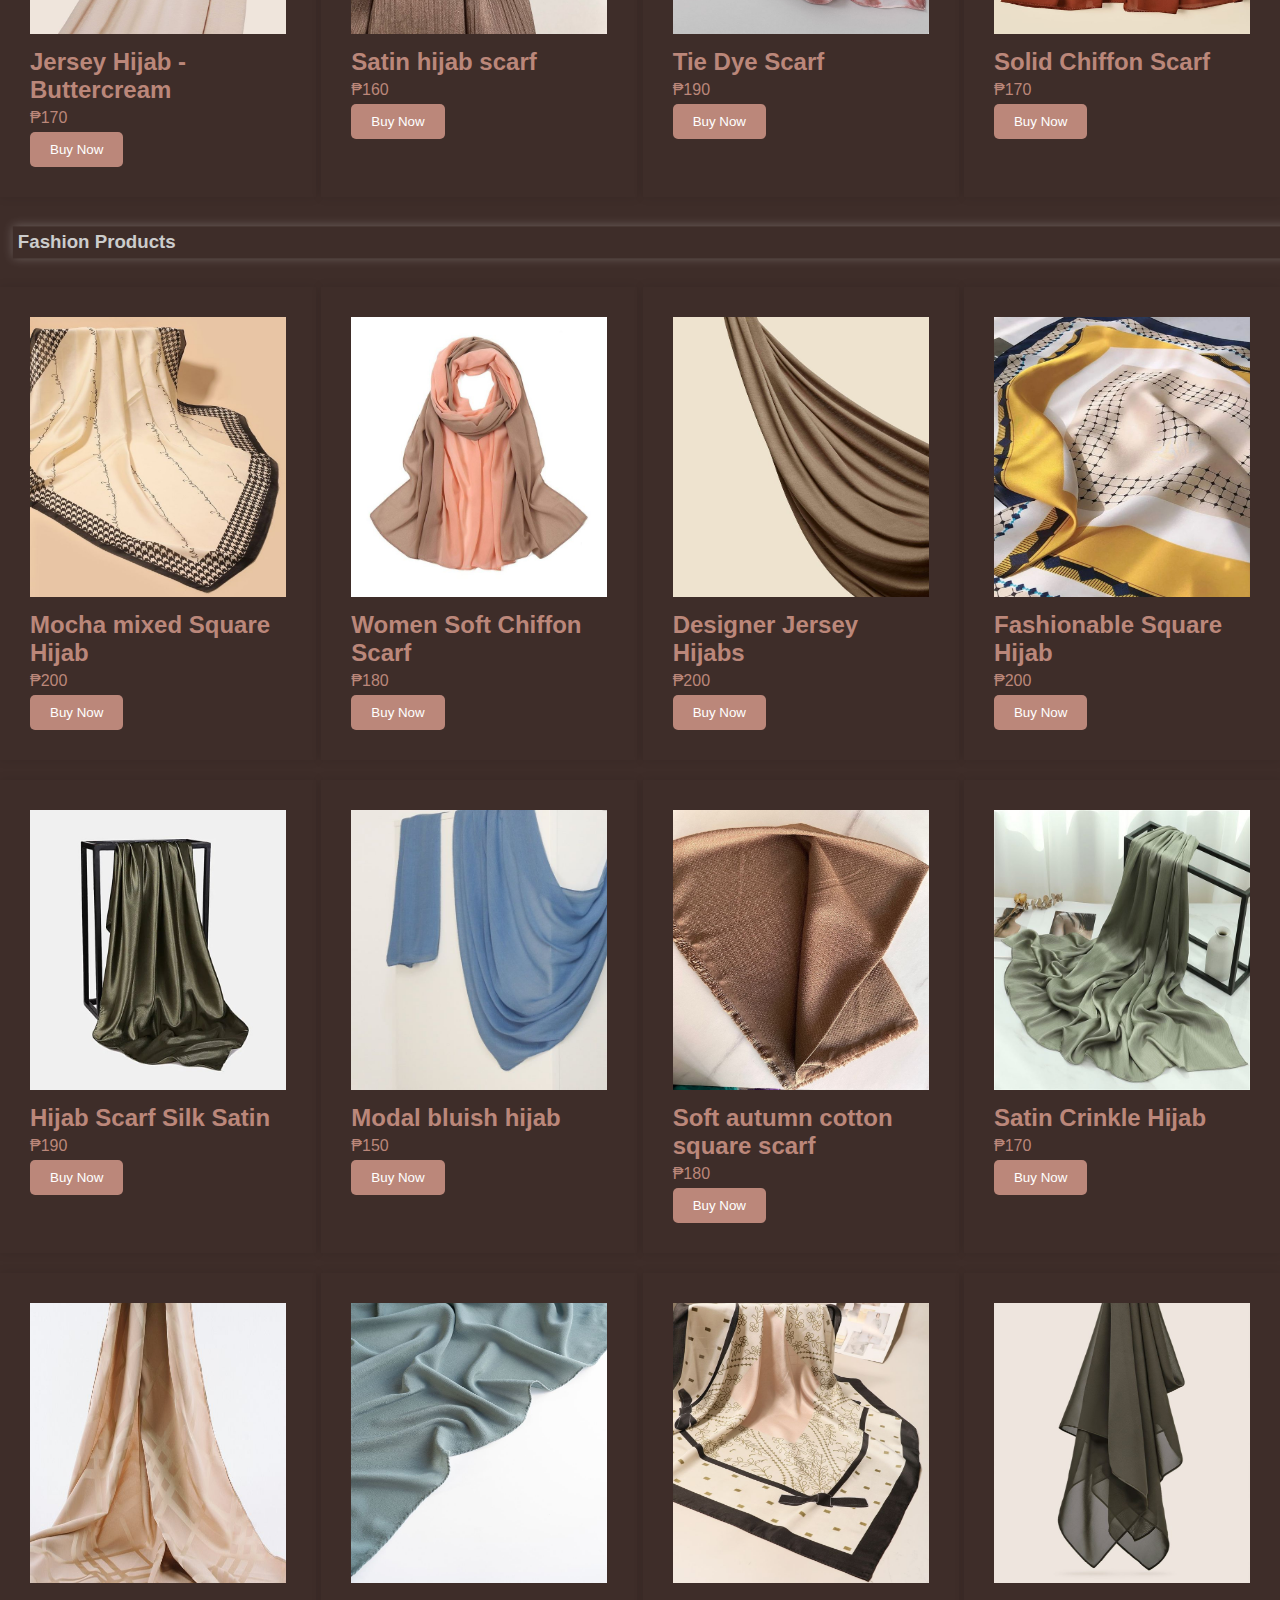
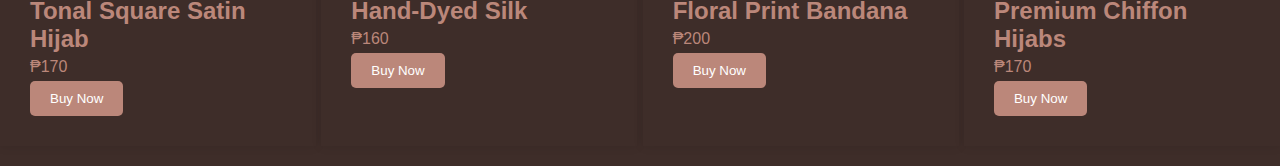
<file: shop.html>
<!DOCTYPE html>
<html lang="en">
<head>
    <meta charset="UTF-8">
    <meta name="viewport" content="width=device-width, initial-scale=1.0">
    <title>Hijab Shop</title>
    <link rel="stylesheet" href="./shop.css">
    <link rel="stylesheet" href="https://cdnjs.cloudflare.com/ajax/libs/font-awesome/5.15.4/css/all.min.css">
    <script src="./shop.js"></script>
</head>
<body>
        <header>
                <nav>
                    <a href="./afterlogin.html" class="logo"><b> U & A </b></a>
                </nav>
                
                <nav>
                    <div class="search-container">
                        <input type="text" placeholder="Search for more products...">
                        <button type="submit" class="search-button"><i class="fas fa-search"></i></button>
                    </div>
                </nav>
                <nav>
                    <ul class="right-icons">
                        <li>
                            <a href="./account.html" title="Account" id="userButton"><i class="fas fa-user"></i></a>
                            <ul class="dropdown-menu" id="userMenu">
                                <!-- Add more user options as needed -->
                            </ul>
                        </li>
                    </ul>
                </nav>  
        </header>
        <h3 class="title"> Products </h3>
        <main>
            <section class="product-list">
                <div class="product">
                    <img src="./Images/Hijab pics/black satin fabric.jpg" alt="Hijab 1">
                    <h2>Satin Black</h2>
                    <p>₱150</p>
                    <a href="./form.html"><button onclick="openForm()">Buy Now</button></a>
                </div>
                <div class="product">
                    <img src="./Images/Hijab pics/Cotton Polyester Stretch Knitted.jpg" alt="Hijab 2">
                    <h2>Cotton Knitted Hijab</h2>
                    <p>₱180</p>
                    <a href="./form.html"><button onclick="openForm()">Buy Now</button></a>
                </div>
                <div class="product">
                    <img src="./Images/Hijab pics/French Double-Side 2-Ply Spotted Novelty Jacquard Organza - Grey - Swatch.jpg" alt="Hijab 1">
                    <h2>2-Ply Spotted Novelty</h2>
                    <p>₱200</p>
                    <a href="./form.html"><button onclick="openForm()">Buy Now </button></a>
                </div>
                <div class="product">
                    <img src="./Images/Hijab pics/Jazz Crepe Hijab - Beige.jpg" alt="Hijab 2">
                    <h2>Beige Crepe Hijab</h2>
                    <p>₱130</p>
                    <a href="./form.html"><button onclick="openForm()">Buy Now</button></a>
                </div>
                <div class="product">
                    <img src="./Images/Hijab pics/jersey coton - khaki.jpg" alt="Hijab 1">
                    <h2>Jersey Coton fabric</h2>
                    <p>₱200</p>
                    <a href="./form.html"><button onclick="openForm()">Buy Now</button></a>
                </div>
                <div class="product">
                    <img src="./Images/Hijab pics/Musselin Sternblumen - Uni kakao.jpg" alt="Hijab 2">
                    <h2>Musselin Sternblumen</h2>
                    <p>₱100</p>
                    <a href="./form.html"><button onclick="openForm()">Buy Now</button></a>
                </div>
                <div class="product">
                    <img src="./Images/Hijab pics/Oyster - Satin.jpg" alt="Hijab 1">
                    <h2>Oyster - Satin</h2>
                    <p>₱200</p>
                    <a href="./form.html"><button onclick="openForm()">Buy Now</button></a>
                </div>
                <div class="product">
                    <img src="./Images/Hijab pics/Printed Digital Tie and Dye Rust Quilted Fabric.jpg" alt="Hijab 2">
                    <h2>Tie-Dye Quilted Fabric</h2>
                    <p>₱170</p>
                    <a href="./form.html"><button onclick="openForm()">Buy Now</button></a>
                </div>
                <div class="product">
                    <img src="./Images/Hijab pics/Sheared Spandex Stretch Jersey - khaki green.jpg" alt="Hijab 1">
                    <h2> Jersey Sheared Spandex</h2>
                    <p>₱170</p>
                    <a href="./form.html"><button onclick="openForm()">Buy Now</button></a>
                </div>
                <div class="product">
                    <img src="./Images/Hijab pics/silk fabric - pastel white.jpg" alt="Hijab 2">
                    <h2>silk fabric - pastel white</h2>
                    <p>₱160</p>
                    <a href="./form.html"><button onclick="openForm()">Buy Now</button></a>
                </div>
                <div class="product">
                    <img src="./Images/Hijab pics/Swiss Dot Cotton - Taupe Grey.jpg">
                    <h2>Swiss Dot Cotton</h2>
                    <p>₱190</p>
                    <a href="./form.html"><button onclick="openForm()">Buy Now</button></a>
                </div>
                <div class="product">
                    <img src="./Images/Hijab pics/Viscose Jersey- Soft Beige.jpg">
                    <h2>Viscose Jersey</h2>
                    <p>₱170</p>
                    <a href="./form.html"><button onclick="openForm()">Buy Now</button></a>
                </div>
                <!-- More products can be added similarly -->
            </section>
        </main>
        <h3 class="formal">Formal Products</h3>
        <section id="formal-products">
        <main>
            <section class="product-list">
                <div class="product">
                    <img src="./Images/formal hijabs/Crinkle Chiffon Hijab - Olive.jpg" alt="Hijab 1">
                    <h2>Crinkle Chiffon Hijab - Olive</h2>
                    <p>₱160</p>
                    <a href="./form.html"><button onclick="openForm()">Buy Now</button></a>
                </div>
                <div class="product">
                    <img src="./Images/formal hijabs/Crinkle Silk-Satin Touch Hijab _ Taupe.jpg" alt="Hijab 2">
                    <h2>Crinkle Silk-Satin Touch</h2>
                    <p>₱180</p>
                    <a href="./form.html"><button onclick="openForm()">Buy Now</button></a>
                </div>
                <div class="product">
                    <img src="./Images/formal hijabs/Everyday Chiffon Hijab - Espresso.jpg" alt="Hijab 1">
                    <h2>Chiffon Hijab - Espresso</h2>
                    <p>₱170</p>
                    <a href="./form.html"><button onclick="openForm()">Buy Now </button></a>
                </div>
                <div class="product">
                    <img src="./Images/formal hijabs/Nude Crepe Hijab.jpg" alt="Hijab 2">
                    <h2>Nude Crepe Hijab</h2>
                    <p>₱140</p>
                    <a href="./form.html"><button onclick="openForm()">Buy Now</button></a>
                </div>
                <div class="product">
                    <img src="./Images/formal hijabs/Opera Move Luxueux Hijab En Satin.jpg" alt="Hijab 1">
                    <h2>Opera Move Luxueux Hijab</h2>
                    <p>₱200</p>
                    <a href="./form.html"><button onclick="openForm()">Buy Now</button></a>
                </div>
                <div class="product">
                    <img src="./Images/formal hijabs/Satin Hijab - Silver.jpg" alt="Hijab 2">
                    <h2>Satin Hijab - Silver</h2>
                    <p>₱100</p>
                    <a href="./form.html"><button onclick="openForm()">Buy Now</button></a>
                </div>
                <div class="product">
                    <img src="./Images/formal hijabs/Pink Bliss Chiffon Hijab.jpg" alt="Hijab 1">
                    <h2>Pink Bliss Chiffon Hijab</h2>
                    <p>₱200</p>
                    <a href="./form.html"><button onclick="openForm()">Buy Now</button></a>
                </div>
                <div class="product">
                    <img src="./Images/formal hijabs/Quality Jersey Stretchy Hijab.jpg" alt="Hijab 2">
                    <h2>Quality Jersey Stretchy Hijab/h2>
                    <p>₱160</p>
                    <a href="./form.html"><button onclick="openForm()">Buy Now</button></a>
                </div>
                <div class="product">
                    <img src="./Images/formal hijabs/Jersey Stretchy Hijab.jpg" alt="Hijab 1">
                    <h2> Jersey Stretchy Hijab </h2>
                    <p>₱180</p>
                    <a href="./form.html"><button onclick="openForm()">Buy Now</button></a>
                </div>
                <div class="product">
                    <img src="./Images/formal hijabs/Putty Crepe Hijab.jpg" alt="Hijab 2">
                    <h2>Putty Crepe Hijab</h2>
                    <p>₱150</p>
                    <a href="./form.html"><button onclick="openForm()">Buy Now</button></a>
                </div>
                <div class="product">
                    <img src="./Images/formal hijabs/Silk Crepe.jpg">
                    <h2>Silk Crepe</h2>
                    <p>₱190</p>
                    <a href="./form.html"><button onclick="openForm()">Buy Now</button></a>
                </div>
                <div class="product">
                    <img src="./Images/formal hijabs/Silken Diamonds Hijab.jpg">
                    <h2>Silken Diamonds Hijab</h2>
                    <p>₱170</p>
                    <a href="./form.html"><button onclick="openForm()">Buy Now</button></a>
                </div>
                <!-- More products can be added similarly -->
            </section>
        </main>
    </section>
        <h3 class="casual">Casual Products</h3>
        <section id="casual-products"></section>
        <main>
            <section class="product-list">
                <div class="product">
                    <img src="./Images/casual hijabs/Couleur Unie Longue Hijab.jpg" alt="Hijab 1">
                    <h2>Couleur Unie Longue Hijab</h2>
                    <p>₱150</p>
                    <a href="./form.html"><button onclick="openForm()">Buy Now</button></a>
                </div>
                <div class="product">
                    <img src="./Images/casual hijabs/Crinkle Raw Edge.jpg" alt="Hijab 2">
                    <h2>Crinkle Raw Edge</h2>
                    <p>₱180</p>
                    <a href="./form.html"><button onclick="openForm()">Buy Now</button></a>
                </div>
                <div class="product">
                    <img src="./Images/casual hijabs/Minimalist Solid Scarf.jpg" alt="Hijab 1">
                    <h2>Minimalist Solid Scarf</h2>
                    <p>₱170</p>
                    <a href="./form.html"><button onclick="openForm()">Buy Now </button></a>
                </div>
                <div class="product">
                    <img src="./Images/casual hijabs/Hijab De Gasa De Color.jpg" alt="Hijab 2">
                    <h2>Hijab De Gasa De Color</h2>
                    <p>₱130</p>
                    <a href="./form.html"><button onclick="openForm()">Buy Now</button></a>
                </div>
                <div class="product">
                    <img src="./Images/casual hijabs/Silk scarf hijab Light.jpg" alt="Hijab 1">
                    <h2>Silk scarf hijab Light</h2>
                    <p>₱200</p>
                    <a href="./form.html"><button onclick="openForm()">Buy Now</button></a>
                </div>
                <div class="product">
                    <img src="./Images/casual hijabs/Layaan Honey.jpg" alt="Hijab 2">
                    <h2>Layaan Honey</h2>
                    <p>₱100</p>
                    <a href="./form.html"><button onclick="openForm()">Buy Now</button></a>
                </div>
                <div class="product">
                    <img src="./Images/casual hijabs/Luxe Satin Hijab - Ebony.jpg" alt="Hijab 1">
                    <h2>Luxe Satin Hijab - Ebony</h2>
                    <p>₱200</p>
                    <a href="./form.html"><button onclick="openForm()">Buy Now</button></a>
                </div>
                <div class="product">
                    <img src="./Images/casual hijabs/Stylish and Silky Headscarf.jpg" alt="Hijab 2">
                    <h2>Stylish and Silky Headscarf</h2>
                    <p>₱170</p>
                    <a href="./form.html"><button onclick="openForm()">Buy Now</button></a>
                </div>
                <div class="product">
                    <img src="./Images/casual hijabs/Jersey Hijab - Buttercream.jpg" alt="Hijab 1">
                    <h2> Jersey Hijab - Buttercream</h2>
                    <p>₱170</p>
                    <a href="./form.html"><button onclick="openForm()">Buy Now</button></a>
                </div>
                <div class="product">
                    <img src="./Images/casual hijabs/Satin hijab scarf.jpg" alt="Hijab 2">
                    <h2>Satin hijab scarf</h2>
                    <p>₱160</p>
                    <a href="./form.html"><button onclick="openForm()">Buy Now</button></a>
                </div>
                <div class="product">
                    <img src="./Images/casual hijabs/Tie Dye Scarf.jpg">
                    <h2>Tie Dye Scarf</h2>
                    <p>₱190</p>
                    <a href="./form.html"><button onclick="openForm()">Buy Now</button></a>
                </div>
                <div class="product">
                    <img src="./Images/casual hijabs/Solid Chiffon Scarf.jpg">
                    <h2>Solid Chiffon Scarf</h2>
                    <p>₱170</p>
                    <a href="./form.html"><button onclick="openForm()">Buy Now</button></a>
                </div>
                <!-- More products can be added similarly -->
            </section>
        </main>
        <h3 class="fashion">Fashion Products</h3>
        <section id="fashion-products">
        <main>
            <section class="product-list">
                <div class="product">
                    <img src="./Images/fashion hijabs/Mocha mixed Square Hijab.jpg" alt="Hijab 1">
                    <h2>Mocha mixed Square Hijab</h2>
                    <p>₱200</p>
                    <a href="./form.html"><button onclick="openForm()">Buy Now</button></a>
                </div>
                <div class="product">
                    <img src="./Images/fashion hijabs/Women Soft Chiffon Scarf.jpg" alt="Hijab 2">
                    <h2>Women Soft Chiffon Scarf</h2>
                    <p>₱180</p>
                    <a href="./form.html"><button onclick="openForm()">Buy Now</button></a>
                </div>
                <div class="product">
                    <img src="./Images/fashion hijabs/Designer Jersey Hijabs.jpg" alt="Hijab 1">
                    <h2>Designer Jersey Hijabs</h2>
                    <p>₱200</p>
                    <a href="./form.html"><button onclick="openForm()">Buy Now </button></a>
                </div>
                <div class="product">
                    <img src="./Images/fashion hijabs/Fashionable Square Hijab.jpg" alt="Hijab 2">
                    <h2>Fashionable Square Hijab</h2>
                    <p>₱200</p>
                    <a href="./form.html"><button onclick="openForm()">Buy Now</button></a>
                </div>
                <div class="product">
                    <img src="./Images/fashion hijabs/Hijab Scarf  Silk Satin.jpg" alt="Hijab 1">
                    <h2>Hijab Scarf  Silk Satin</h2>
                    <p>₱190</p>
                    <a href="./form.html"><button onclick="openForm()">Buy Now</button></a>
                </div>
                <div class="product">
                    <img src="./Images/fashion hijabs/Modal bluish hijab.jpg" alt="Hijab 2">
                    <h2>Modal bluish hijab</h2>
                    <p>₱150</p>
                    <a href="./form.html"><button onclick="openForm()">Buy Now</button></a>
                </div>
                <div class="product">
                    <img src="./Images/fashion hijabs/Soft autumn cotton square scarf.jpg" alt="Hijab 1">
                    <h2>Soft autumn cotton square scarf</h2>
                    <p>₱180</p>
                    <a href="./form.html"><button onclick="openForm()">Buy Now</button></a>
                </div>
                <div class="product">
                    <img src="./Images/fashion hijabs/Satin Crinkle Hijab.jpg" alt="Hijab 2">
                    <h2>Satin Crinkle Hijab</h2>
                    <p>₱170</p>
                    <a href="./form.html"><button onclick="openForm()">Buy Now</button></a>
                </div>
                <div class="product">
                    <img src="./Images/fashion hijabs/Tonal Square Satin Hijab.jpg" alt="Hijab 1">
                    <h2> Tonal Square Satin Hijab</h2>
                    <p>₱170</p>
                    <a href="./form.html"><button onclick="openForm()">Buy Now</button></a>
                </div>
                <div class="product">
                    <img src="./Images/fashion hijabs/Hand-Dyed Silk.jpg" alt="Hijab 2">
                    <h2>Hand-Dyed Silk</h2>
                    <p>₱160</p>
                    <a href="./form.html"><button onclick="openForm()">Buy Now</button></a>
                </div>
                <div class="product">
                    <img src="./Images/fashion hijabs/Floral Print Bandana.jpg">
                    <h2>Floral Print Bandana</h2>
                    <p>₱200</p>
                    <a href="./form.html"><button onclick="openForm()">Buy Now</button></a>
                </div>
                <div class="product">
                    <img src="./Images/fashion hijabs/Premium Chiffon Hijabs.jpg">
                    <h2>Premium Chiffon Hijabs</h2>
                    <p>₱170</p>
                    <a href="./form.html"><button onclick="openForm()">Buy Now</button></a>
                </div>
                <!-- More products can be added similarly -->
            </section>
        </main>
    </section>
        <footer>
            <!-- Footer content here -->
        </footer>
    </div>

    <!-- Product details display section -->
    <div class="product-details" id="productDetails" style="display: none;">
        <!-- Product details will be displayed here -->
        <!-- Add product details modal -->
    <div class="modal" id="productDetailsModal">
        <div class="modal-content">
            <span class="close" onclick="closeProductDetailsModal()">&times;</span>
            <h2 id="productTitle"></h2>
            <p id="productDescription"></p>
            <div class="options">
                <label for="size">Size:</label>
                <select id="size">
                    <option value="small">Small</option>
                    <option value="medium">Medium</option>
                    <option value="large">Large</option>
                </select>
                <label for="color">Color:</label>
                <select id="color">
                    <option value="red">Red</option>
                    <option value="blue">Blue</option>
                    <option value="green">Green</option>
                </select>
                <label for="quantity">Quantity:</label>
                <input type="number" id="quantity" value="1">
            </div>
            <button onclick="buyNow()">Buy Now</button>
        </div>
    </div>
    </div>
</body>
</html>
</file>
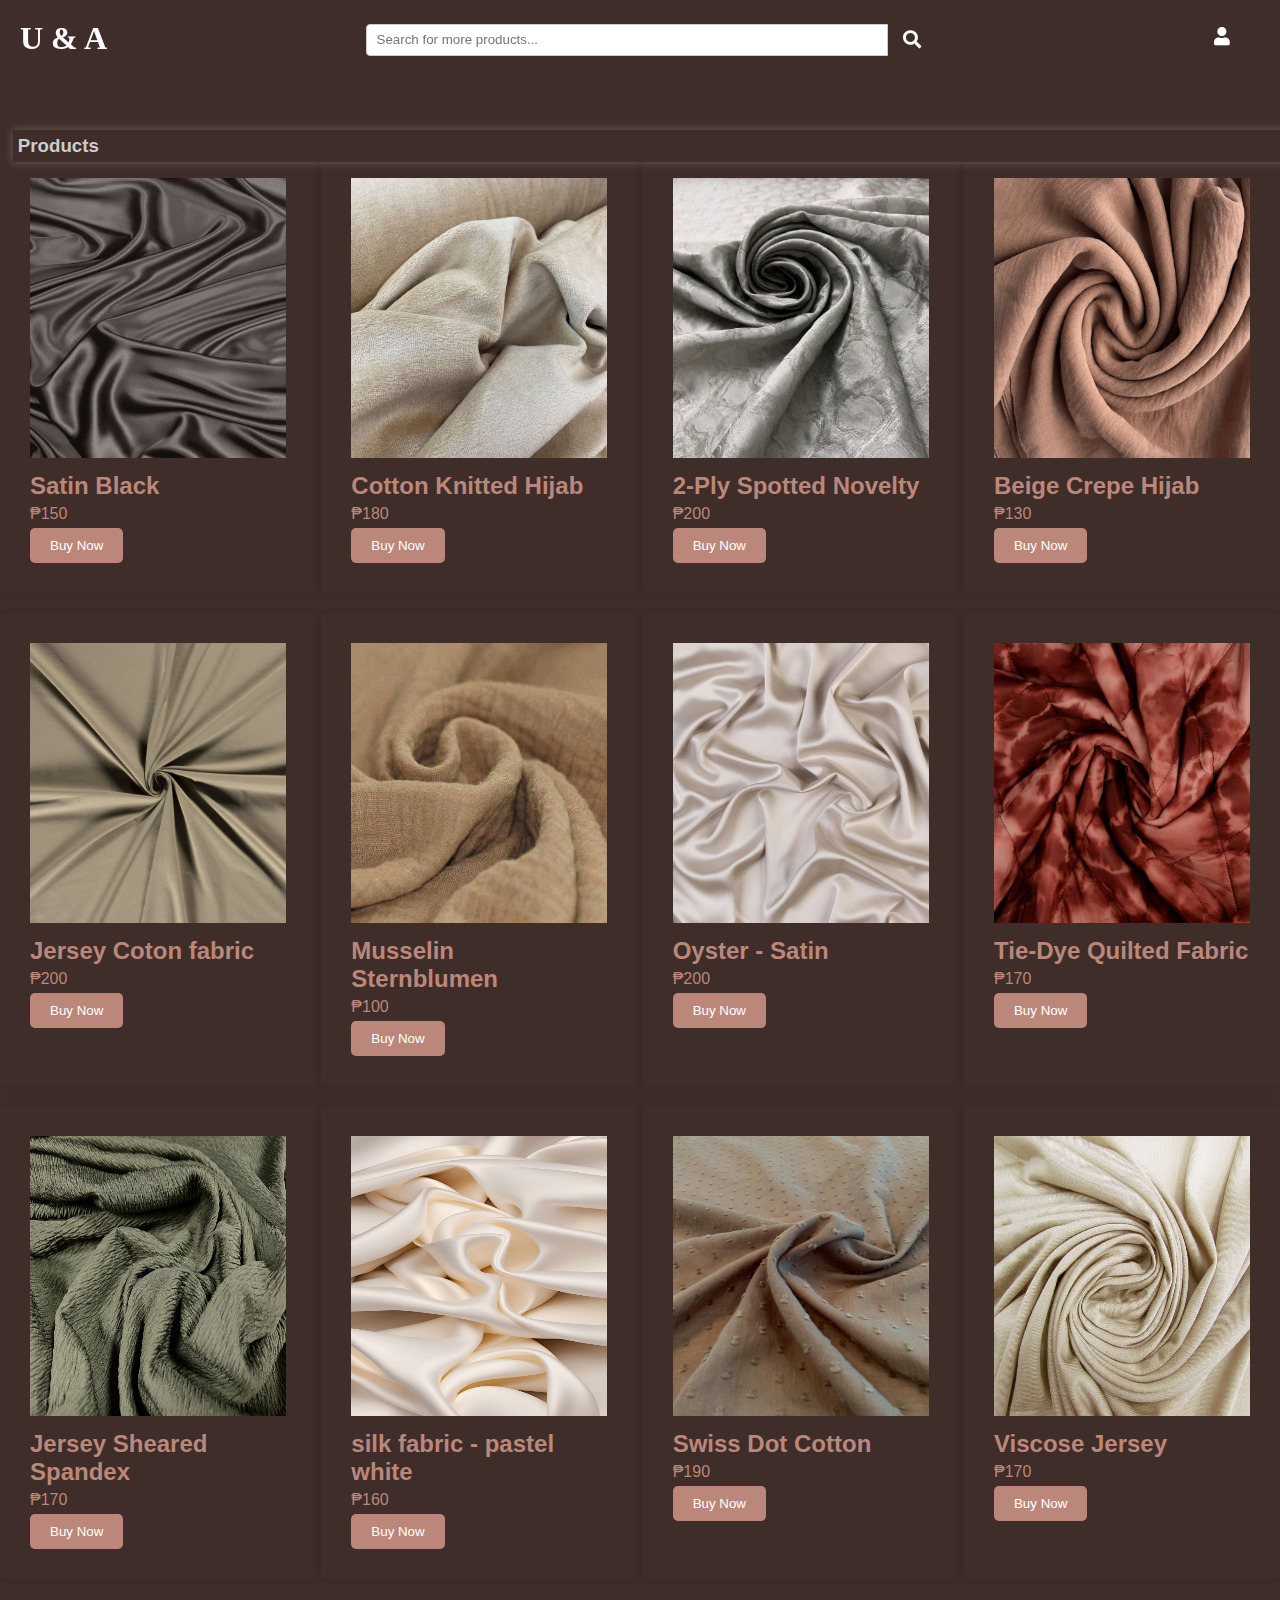
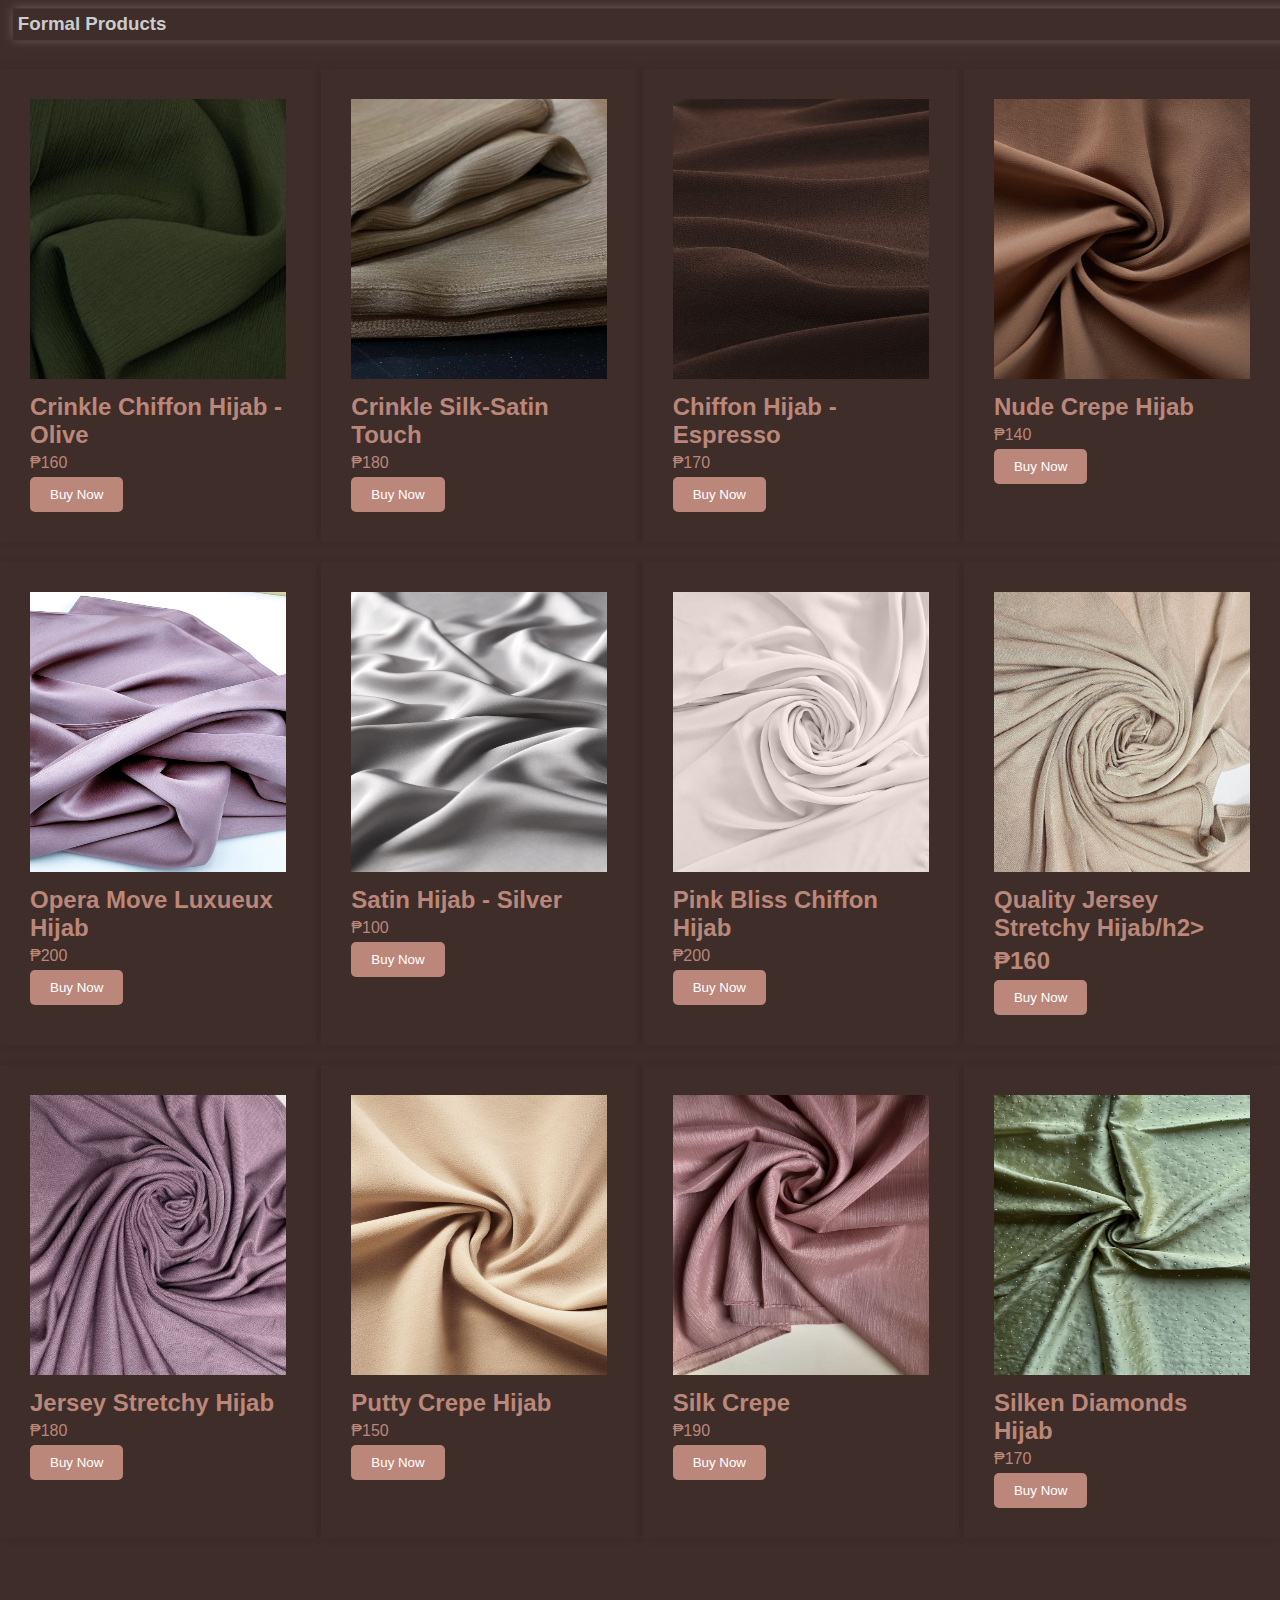
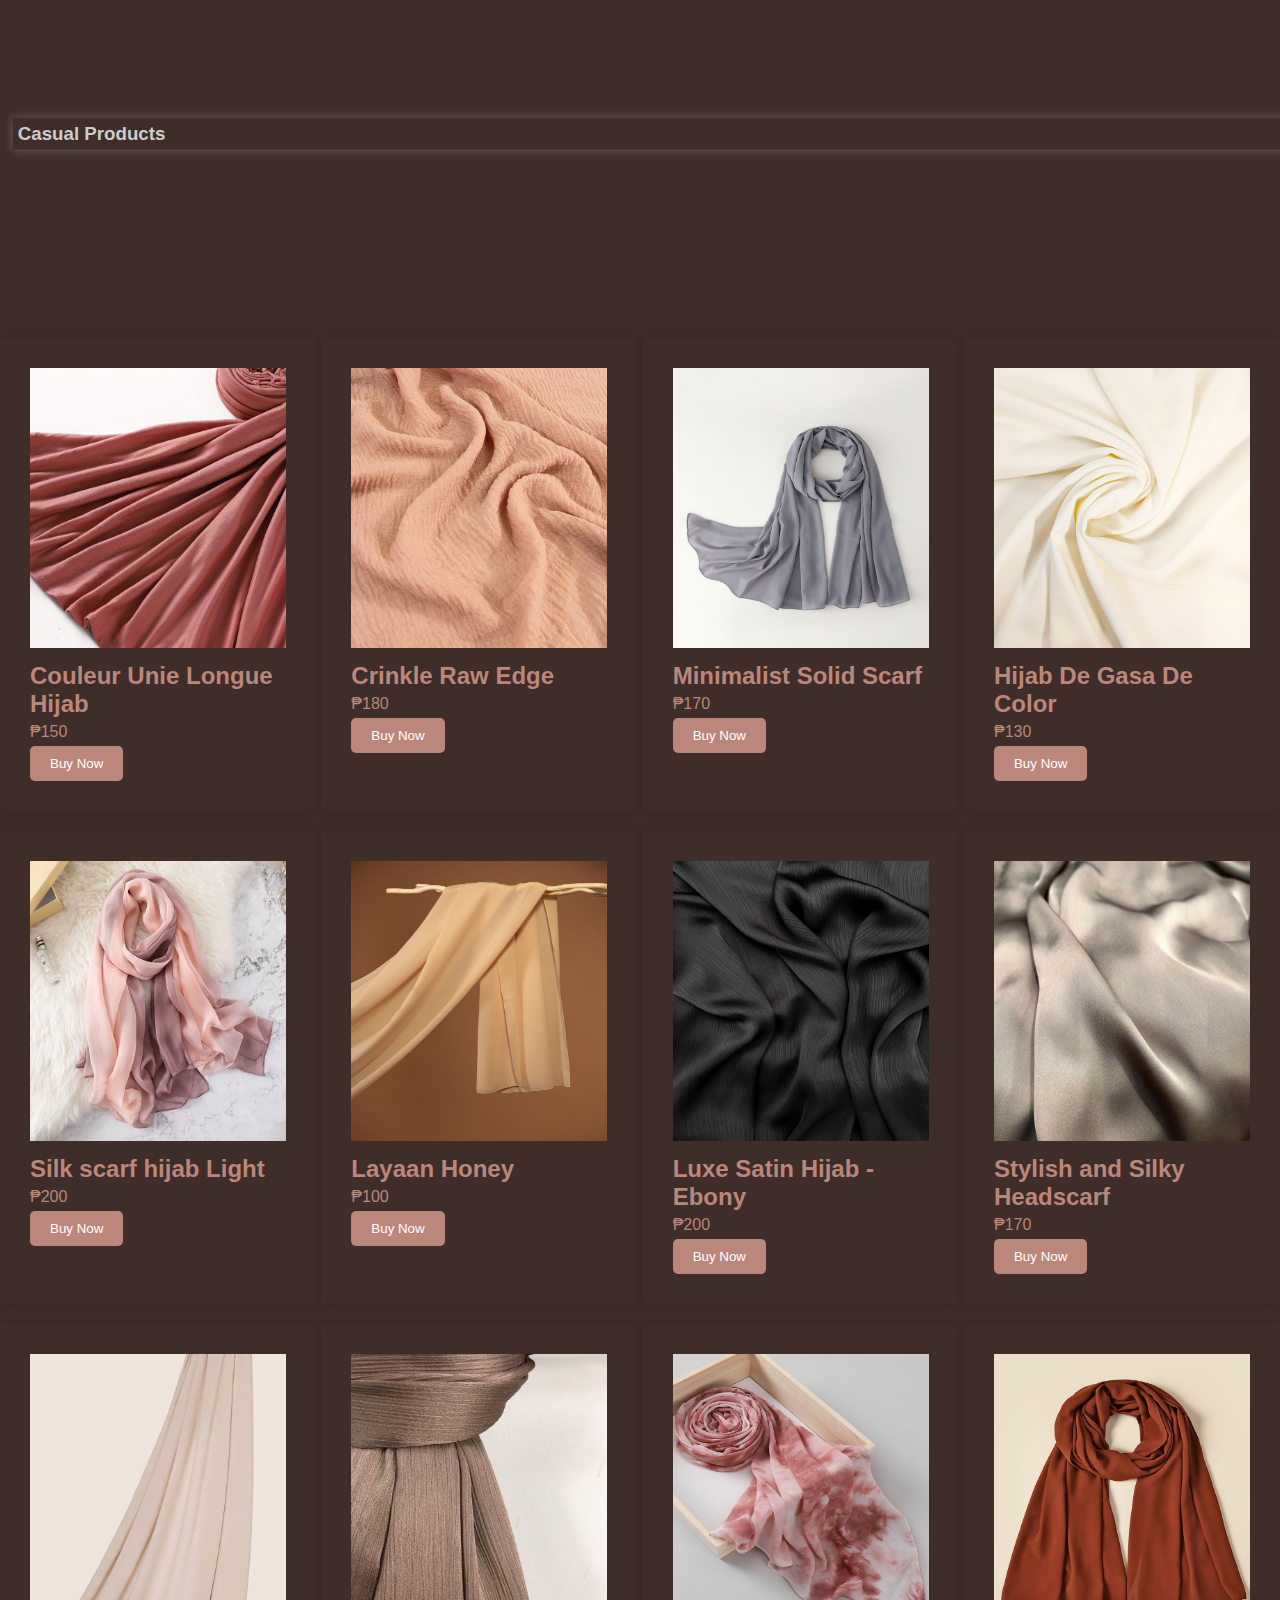
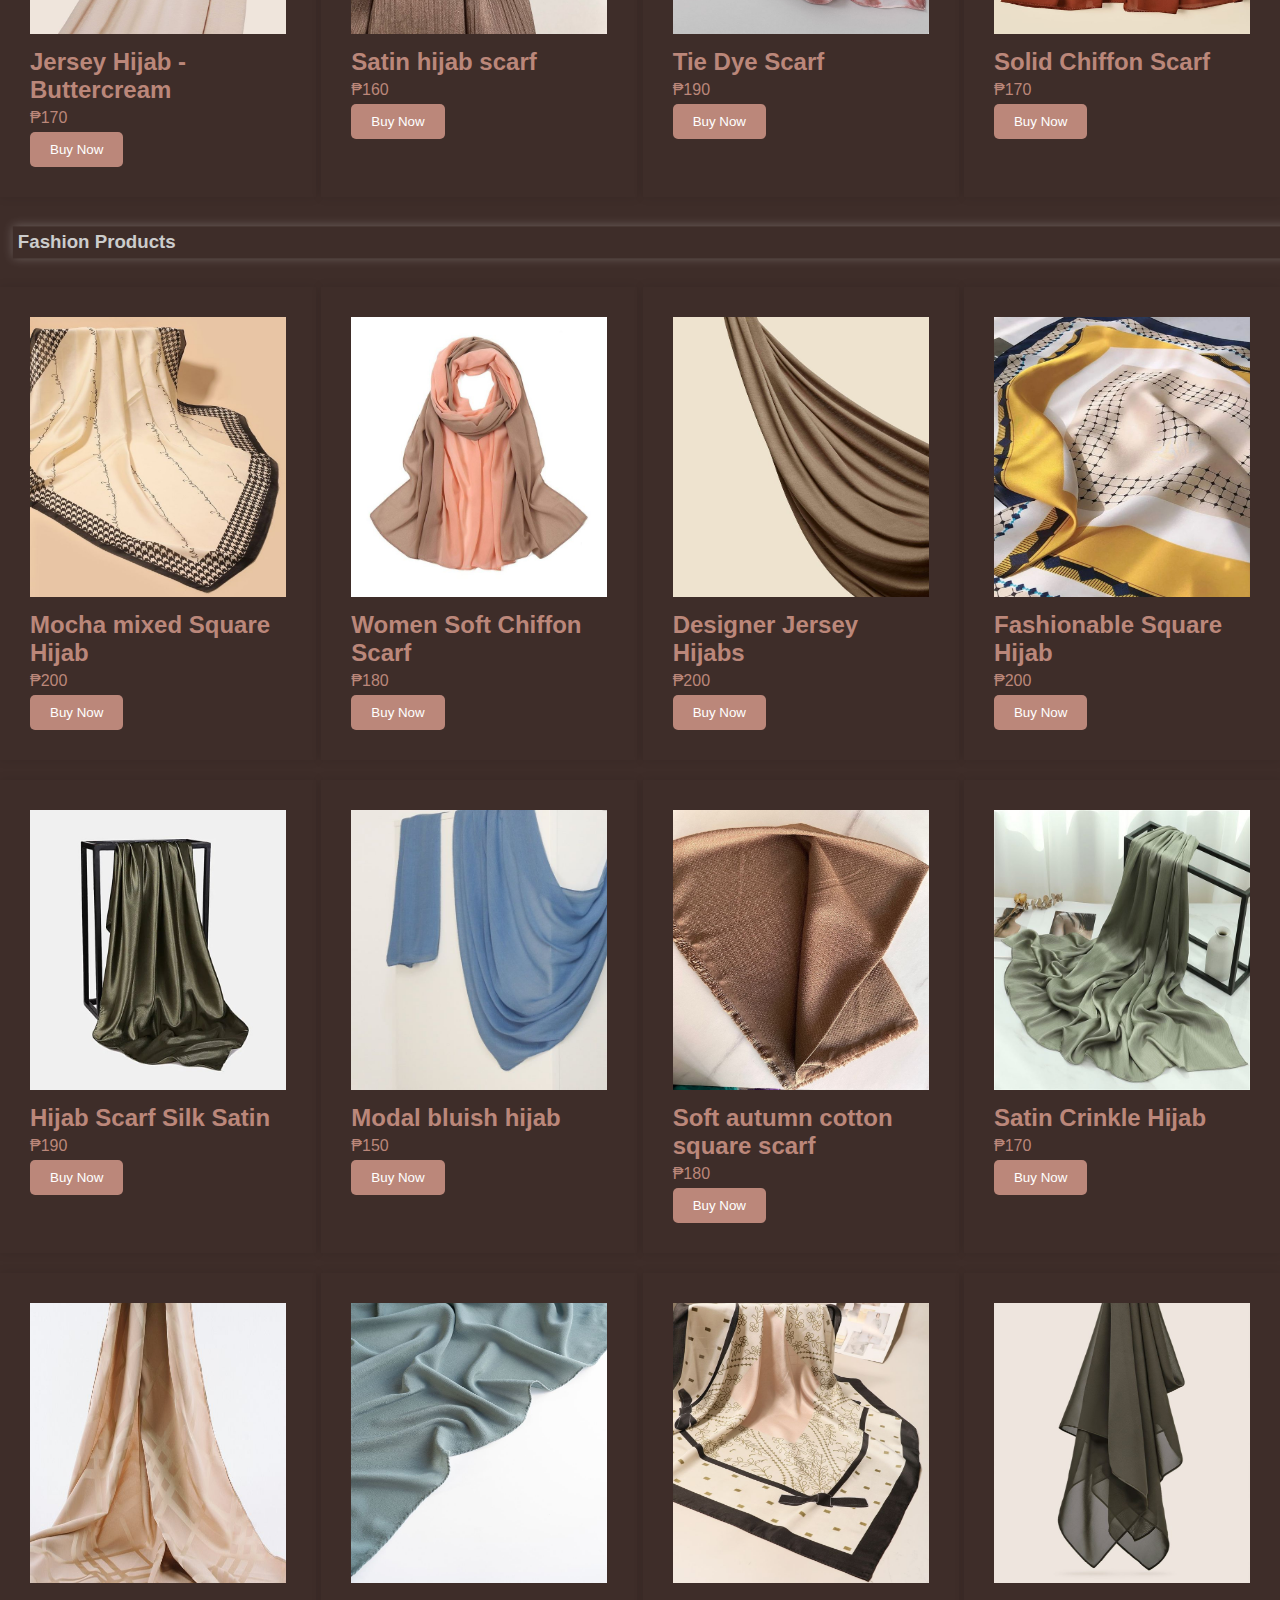
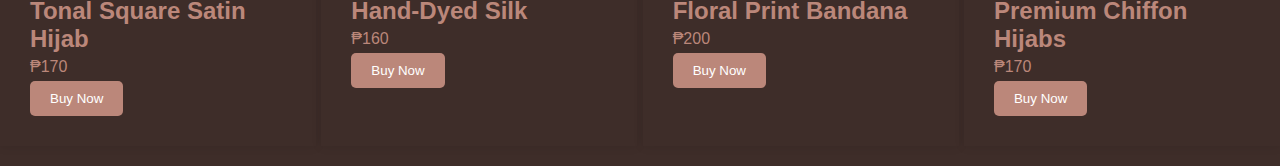
<file: shop2index.html>
<!DOCTYPE html>
<html lang="en">
<head>
    <meta charset="UTF-8">
    <meta name="viewport" content="width=device-width, initial-scale=1.0">
    <title>Hijab Shop</title>
    <link rel="stylesheet" href="./shop2index.css">
    <link rel="stylesheet" href="https://cdnjs.cloudflare.com/ajax/libs/font-awesome/5.15.4/css/all.min.css">
    <script src="./shop2index.js"></script>
</head>
<body>
        <header>
                <nav>
                    <a href="./index.html" class="logo"><b> U & A </b></a>
                </nav>
                
                <nav>
                    <div class="search-container">
                        <input type="text" placeholder="Search for more products...">
                        <button type="submit" class="search-button"><i class="fas fa-search"></i></button>
                    </div>
                </nav>
                <nav>
                    <ul class="right-icons">
                        <li>
                            <a href="./login.html" title="Account" id="userButton"><i class="fas fa-user"></i></a>
                            <ul class="dropdown-menu" id="userMenu">
                                <!-- Add more user options as needed -->
                            </ul>
                        </li>
                    </ul>
                </nav>  
        </header>
        <h3 class="title"> Products </h3>
        <main>
            <section class="product-list">
                <div class="product">
                    <img src="./Images/Hijab pics/black satin fabric.jpg" alt="Hijab 1">
                    <h2>Satin Black</h2>
                    <p>₱150</p>
                    <a href="./login.html"><button onclick="openForm()">Buy Now</button></a>
                </div>
                <div class="product">
                    <img src="./Images/Hijab pics/Cotton Polyester Stretch Knitted.jpg" alt="Hijab 2">
                    <h2>Cotton Knitted Hijab</h2>
                    <p>₱180</p>
                    <a href="./login.html"><button onclick="openForm()">Buy Now</button></a>
                </div>
                <div class="product">
                    <img src="./Images/Hijab pics/French Double-Side 2-Ply Spotted Novelty Jacquard Organza - Grey - Swatch.jpg" alt="Hijab 1">
                    <h2>2-Ply Spotted Novelty</h2>
                    <p>₱200</p>
                    <a href="./login.html"><button onclick="openForm()">Buy Now </button></a>
                </div>
                <div class="product">
                    <img src="./Images/Hijab pics/Jazz Crepe Hijab - Beige.jpg" alt="Hijab 2">
                    <h2>Beige Crepe Hijab</h2>
                    <p>₱130</p>
                    <a href="./login.html"><button onclick="openForm()">Buy Now</button></a>
                </div>
                <div class="product">
                    <img src="./Images/Hijab pics/jersey coton - khaki.jpg" alt="Hijab 1">
                    <h2>Jersey Coton fabric</h2>
                    <p>₱200</p>
                    <a href="./login.html"><button onclick="openForm()">Buy Now</button></a>
                </div>
                <div class="product">
                    <img src="./Images/Hijab pics/Musselin Sternblumen - Uni kakao.jpg" alt="Hijab 2">
                    <h2>Musselin Sternblumen</h2>
                    <p>₱100</p>
                    <a href="./login.html"><button onclick="openForm()">Buy Now</button></a>
                </div>
                <div class="product">
                    <img src="./Images/Hijab pics/Oyster - Satin.jpg" alt="Hijab 1">
                    <h2>Oyster - Satin</h2>
                    <p>₱200</p>
                    <a href="./login.html"><button onclick="openForm()">Buy Now</button></a>
                </div>
                <div class="product">
                    <img src="./Images/Hijab pics/Printed Digital Tie and Dye Rust Quilted Fabric.jpg" alt="Hijab 2">
                    <h2>Tie-Dye Quilted Fabric</h2>
                    <p>₱170</p>
                    <a href="./login.html"><button onclick="openForm()">Buy Now</button></a>
                </div>
                <div class="product">
                    <img src="./Images/Hijab pics/Sheared Spandex Stretch Jersey - khaki green.jpg" alt="Hijab 1">
                    <h2> Jersey Sheared Spandex</h2>
                    <p>₱170</p>
                    <a href="./login.html"><button onclick="openForm()">Buy Now</button></a>
                </div>
                <div class="product">
                    <img src="./Images/Hijab pics/silk fabric - pastel white.jpg" alt="Hijab 2">
                    <h2>silk fabric - pastel white</h2>
                    <p>₱160</p>
                    <a href="./login.html"><button onclick="openForm()">Buy Now</button></a>
                </div>
                <div class="product">
                    <img src="./Images/Hijab pics/Swiss Dot Cotton - Taupe Grey.jpg">
                    <h2>Swiss Dot Cotton</h2>
                    <p>₱190</p>
                    <a href="./login.html"><button onclick="openForm()">Buy Now</button></a>
                </div>
                <div class="product">
                    <img src="./Images/Hijab pics/Viscose Jersey- Soft Beige.jpg">
                    <h2>Viscose Jersey</h2>
                    <p>₱170</p>
                    <a href="./login.html"><button onclick="openForm()">Buy Now</button></a>
                </div>
                <!-- More products can be added similarly -->
            </section>
        </main>
        <h3 class="formal">Formal Products</h3>
        <section id="formal-products">
        <main>
            <section class="product-list">
                <div class="product">
                    <img src="./Images/formal hijabs/Crinkle Chiffon Hijab - Olive.jpg" alt="Hijab 1">
                    <h2>Crinkle Chiffon Hijab - Olive</h2>
                    <p>₱160</p>
                    <a href="./login.html"><button onclick="openForm()">Buy Now</button></a>
                </div>
                <div class="product">
                    <img src="./Images/formal hijabs/Crinkle Silk-Satin Touch Hijab _ Taupe.jpg" alt="Hijab 2">
                    <h2>Crinkle Silk-Satin Touch</h2>
                    <p>₱180</p>
                    <a href="./login.html"><button onclick="openForm()">Buy Now</button></a>
                </div>
                <div class="product">
                    <img src="./Images/formal hijabs/Everyday Chiffon Hijab - Espresso.jpg" alt="Hijab 1">
                    <h2>Chiffon Hijab - Espresso</h2>
                    <p>₱170</p>
                    <a href="./login.html"><button onclick="openForm()">Buy Now </button></a>
                </div>
                <div class="product">
                    <img src="./Images/formal hijabs/Nude Crepe Hijab.jpg" alt="Hijab 2">
                    <h2>Nude Crepe Hijab</h2>
                    <p>₱140</p>
                    <a href="./login.html"><button onclick="openForm()">Buy Now</button></a>
                </div>
                <div class="product">
                    <img src="./Images/formal hijabs/Opera Move Luxueux Hijab En Satin.jpg" alt="Hijab 1">
                    <h2>Opera Move Luxueux Hijab</h2>
                    <p>₱200</p>
                    <a href="./login.html"><button onclick="openForm()">Buy Now</button></a>
                </div>
                <div class="product">
                    <img src="./Images/formal hijabs/Satin Hijab - Silver.jpg" alt="Hijab 2">
                    <h2>Satin Hijab - Silver</h2>
                    <p>₱100</p>
                    <a href="./login.html"><button onclick="openForm()">Buy Now</button></a>
                </div>
                <div class="product">
                    <img src="./Images/formal hijabs/Pink Bliss Chiffon Hijab.jpg" alt="Hijab 1">
                    <h2>Pink Bliss Chiffon Hijab</h2>
                    <p>₱200</p>
                    <a href="./login.html"><button onclick="openForm()">Buy Now</button></a>
                </div>
                <div class="product">
                    <img src="./Images/formal hijabs/Quality Jersey Stretchy Hijab.jpg" alt="Hijab 2">
                    <h2>Quality Jersey Stretchy Hijab/h2>
                    <p>₱160</p>
                    <a href="./login.html"><button onclick="openForm()">Buy Now</button></a>
                </div>
                <div class="product">
                    <img src="./Images/formal hijabs/Jersey Stretchy Hijab.jpg" alt="Hijab 1">
                    <h2> Jersey Stretchy Hijab </h2>
                    <p>₱180</p>
                    <a href="./login.html"><button onclick="openForm()">Buy Now</button></a>
                </div>
                <div class="product">
                    <img src="./Images/formal hijabs/Putty Crepe Hijab.jpg" alt="Hijab 2">
                    <h2>Putty Crepe Hijab</h2>
                    <p>₱150</p>
                    <a href="./login.html"><button onclick="openForm()">Buy Now</button></a>
                </div>
                <div class="product">
                    <img src="./Images/formal hijabs/Silk Crepe.jpg">
                    <h2>Silk Crepe</h2>
                    <p>₱190</p>
                    <a href="./login.html"><button onclick="openForm()">Buy Now</button></a>
                </div>
                <div class="product">
                    <img src="./Images/formal hijabs/Silken Diamonds Hijab.jpg">
                    <h2>Silken Diamonds Hijab</h2>
                    <p>₱170</p>
                    <a href="./login.html"><button onclick="openForm()">Buy Now</button></a>
                </div>
                <!-- More products can be added similarly -->
            </section>
        </main>
    </section>
        <h3 class="casual">Casual Products</h3>
        <section id="casual-products"></section>
        <main>
            <section class="product-list">
                <div class="product">
                    <img src="./Images/casual hijabs/Couleur Unie Longue Hijab.jpg" alt="Hijab 1">
                    <h2>Couleur Unie Longue Hijab</h2>
                    <p>₱150</p>
                    <a href="./login.html"><button onclick="openForm()">Buy Now</button></a>
                </div>
                <div class="product">
                    <img src="./Images/casual hijabs/Crinkle Raw Edge.jpg" alt="Hijab 2">
                    <h2>Crinkle Raw Edge</h2>
                    <p>₱180</p>
                    <a href="./login.html"><button onclick="openForm()">Buy Now</button></a>
                </div>
                <div class="product">
                    <img src="./Images/casual hijabs/Minimalist Solid Scarf.jpg" alt="Hijab 1">
                    <h2>Minimalist Solid Scarf</h2>
                    <p>₱170</p>
                    <a href="./login.html"><button onclick="openForm()">Buy Now </button></a>
                </div>
                <div class="product">
                    <img src="./Images/casual hijabs/Hijab De Gasa De Color.jpg" alt="Hijab 2">
                    <h2>Hijab De Gasa De Color</h2>
                    <p>₱130</p>
                    <a href="./login.html"><button onclick="openForm()">Buy Now</button></a>
                </div>
                <div class="product">
                    <img src="./Images/casual hijabs/Silk scarf hijab Light.jpg" alt="Hijab 1">
                    <h2>Silk scarf hijab Light</h2>
                    <p>₱200</p>
                    <a href="./login.html"><button onclick="openForm()">Buy Now</button></a>
                </div>
                <div class="product">
                    <img src="./Images/casual hijabs/Layaan Honey.jpg" alt="Hijab 2">
                    <h2>Layaan Honey</h2>
                    <p>₱100</p>
                    <a href="./login.html"><button onclick="openForm()">Buy Now</button></a>
                </div>
                <div class="product">
                    <img src="./Images/casual hijabs/Luxe Satin Hijab - Ebony.jpg" alt="Hijab 1">
                    <h2>Luxe Satin Hijab - Ebony</h2>
                    <p>₱200</p>
                    <a href="./login.html"><button onclick="openForm()">Buy Now</button></a>
                </div>
                <div class="product">
                    <img src="./Images/casual hijabs/Stylish and Silky Headscarf.jpg" alt="Hijab 2">
                    <h2>Stylish and Silky Headscarf</h2>
                    <p>₱170</p>
                    <a href="./login.html"><button onclick="openForm()">Buy Now</button></a>
                </div>
                <div class="product">
                    <img src="./Images/casual hijabs/Jersey Hijab - Buttercream.jpg" alt="Hijab 1">
                    <h2> Jersey Hijab - Buttercream</h2>
                    <p>₱170</p>
                    <a href="./login.html"><button onclick="openForm()">Buy Now</button></a>
                </div>
                <div class="product">
                    <img src="./Images/casual hijabs/Satin hijab scarf.jpg" alt="Hijab 2">
                    <h2>Satin hijab scarf</h2>
                    <p>₱160</p>
                    <a href="./login.html"><button onclick="openForm()">Buy Now</button></a>
                </div>
                <div class="product">
                    <img src="./Images/casual hijabs/Tie Dye Scarf.jpg">
                    <h2>Tie Dye Scarf</h2>
                    <p>₱190</p>
                    <a href="./login.html"><button onclick="openForm()">Buy Now</button></a>
                </div>
                <div class="product">
                    <img src="./Images/casual hijabs/Solid Chiffon Scarf.jpg">
                    <h2>Solid Chiffon Scarf</h2>
                    <p>₱170</p>
                    <a href="./login.html"><button onclick="openForm()">Buy Now</button></a>
                </div>
                <!-- More products can be added similarly -->
            </section>
        </main>
        <h3 class="fashion">Fashion Products</h3>
        <section id="fashion-products">
        <main>
            <section class="product-list">
                <div class="product">
                    <img src="./Images/fashion hijabs/Mocha mixed Square Hijab.jpg" alt="Hijab 1">
                    <h2>Mocha mixed Square Hijab</h2>
                    <p>₱200</p>
                    <a href="./login.html"><button onclick="openForm()">Buy Now</button></a>
                </div>
                <div class="product">
                    <img src="./Images/fashion hijabs/Women Soft Chiffon Scarf.jpg" alt="Hijab 2">
                    <h2>Women Soft Chiffon Scarf</h2>
                    <p>₱180</p>
                    <a href="./login.html"><button onclick="openForm()">Buy Now</button></a>
                </div>
                <div class="product">
                    <img src="./Images/fashion hijabs/Designer Jersey Hijabs.jpg" alt="Hijab 1">
                    <h2>Designer Jersey Hijabs</h2>
                    <p>₱200</p>
                    <a href="./login.html"><button onclick="openForm()">Buy Now </button></a>
                </div>
                <div class="product">
                    <img src="./Images/fashion hijabs/Fashionable Square Hijab.jpg" alt="Hijab 2">
                    <h2>Fashionable Square Hijab</h2>
                    <p>₱200</p>
                    <a href="./login.html"><button onclick="openForm()">Buy Now</button></a>
                </div>
                <div class="product">
                    <img src="./Images/fashion hijabs/Hijab Scarf  Silk Satin.jpg" alt="Hijab 1">
                    <h2>Hijab Scarf  Silk Satin</h2>
                    <p>₱190</p>
                    <a href="./login.html"><button onclick="openForm()">Buy Now</button></a>
                </div>
                <div class="product">
                    <img src="./Images/fashion hijabs/Modal bluish hijab.jpg" alt="Hijab 2">
                    <h2>Modal bluish hijab</h2>
                    <p>₱150</p>
                    <a href="./login.html"><button onclick="openForm()">Buy Now</button></a>
                </div>
                <div class="product">
                    <img src="./Images/fashion hijabs/Soft autumn cotton square scarf.jpg" alt="Hijab 1">
                    <h2>Soft autumn cotton square scarf</h2>
                    <p>₱180</p>
                    <a href="./login.html"><button onclick="openForm()">Buy Now</button></a>
                </div>
                <div class="product">
                    <img src="./Images/fashion hijabs/Satin Crinkle Hijab.jpg" alt="Hijab 2">
                    <h2>Satin Crinkle Hijab</h2>
                    <p>₱170</p>
                    <a href="./login.html"><button onclick="openForm()">Buy Now</button></a>
                </div>
                <div class="product">
                    <img src="./Images/fashion hijabs/Tonal Square Satin Hijab.jpg" alt="Hijab 1">
                    <h2> Tonal Square Satin Hijab</h2>
                    <p>₱170</p>
                    <a href="./login.html"><button onclick="openForm()">Buy Now</button></a>
                </div>
                <div class="product">
                    <img src="./Images/fashion hijabs/Hand-Dyed Silk.jpg" alt="Hijab 2">
                    <h2>Hand-Dyed Silk</h2>
                    <p>₱160</p>
                    <a href="./login.html"><button onclick="openForm()">Buy Now</button></a>
                </div>
                <div class="product">
                    <img src="./Images/fashion hijabs/Floral Print Bandana.jpg">
                    <h2>Floral Print Bandana</h2>
                    <p>₱200</p>
                    <a href="./login.html"><button onclick="openForm()">Buy Now</button></a>
                </div>
                <div class="product">
                    <img src="./Images/fashion hijabs/Premium Chiffon Hijabs.jpg">
                    <h2>Premium Chiffon Hijabs</h2>
                    <p>₱170</p>
                    <a href="./login.html"><button onclick="openForm()">Buy Now</button></a>
                </div>
                <!-- More products can be added similarly -->
            </section>
        </main>
    </section>
        <footer>
            <!-- Footer content here -->
        </footer>
    </div>

    <!-- Product details display section -->
    <div class="product-details" id="productDetails" style="display: none;">
        <!-- Product details will be displayed here -->
        <!-- Add product details modal -->
    <div class="modal" id="productDetailsModal">
        <div class="modal-content">
            <span class="close" onclick="closeProductDetailsModal()">&times;</span>
            <h2 id="productTitle"></h2>
            <p id="productDescription"></p>
            <div class="options">
                <label for="size">Size:</label>
                <select id="size">
                    <option value="small">Small</option>
                    <option value="medium">Medium</option>
                    <option value="large">Large</option>
                </select>
                <label for="color">Color:</label>
                <select id="color">
                    <option value="red">Red</option>
                    <option value="blue">Blue</option>
                    <option value="green">Green</option>
                </select>
                <label for="quantity">Quantity:</label>
                <input type="number" id="quantity" value="1">
            </div>
            <button onclick="buyNow()">Buy Now</button>
        </div>
    </div>
    </div>
</body>
</html>
</file>
<file: login.css>
body {
    display: flex;
    justify-content: center;
    align-items: center;
    height: 100vh;
    margin: 0;
    background-color: #3E2D29; /* Nude pink */
    font-family: Arial, sans-serif;
}

.container {
    max-width: 500px;
    width: 100%;
    padding: 20px;
    background-color: #3E2D29;
    border-radius: 10px;
    box-shadow: 0 0 10px rgb(255, 255, 255);
}

header h1 {
    text-align: center;
    color: #ffffff; /* Darker pink */
}

main form {
    margin-top: 20px;
}

.input-group {
    margin-bottom: 15px;
}

.input-group label {
    display: block;
    margin-bottom: 5px;
    color: #ffffff; /* Darker pink */
}

.input-group input {
    width: 95%;
    padding: 10px;
    border: 1px solid #ccc;
    border-radius: 5px;
}

.button-group {
    text-align: center;
}

.button-group input[type="submit"] {
    background-color: #74493e; /* Darker pink */
    color: #fff;
    border: none;
    padding: 10px 20px;
    border-radius: 5px;
    cursor: pointer;
    box-shadow: 0 0 10px rgb(246, 246, 246);
}

.button-group input[type="submit"]:hover {
    background-color: #3E2D29; /* Darker pink on hover */
    box-shadow: 0 0 10px rgb(255, 255, 255);
}

.register-link {
    text-align: center;
    margin-top: 15px;
}

.register-link a {
    color: #bb877a; /* Darker pink */
    text-decoration: none;
}

.register-link a:hover {
    text-decoration: underline;
}
</file>
<file: messgae.css>
body {
    font-family: Arial, sans-serif;
    background-color: #3E2D29; /* Nude Pink background */
    margin: 0;
    padding: 0;
}

.messenger-container {
    max-width: 600px;
    margin: 50px auto;
    background-color: #3E2D29;
    border-radius: 10px;
    box-shadow: 0 4px 8px rgb(255, 255, 255);
    overflow: hidden;
}

.chat-box {
    padding: 20px;
    height: 400px;
    overflow-y: scroll;
}

.chat {
    max-width: 70%;
    margin-bottom: 20px;
    padding: 10px 15px;
    border-radius: 10px;
}

.user {
    background-color: #c19098; /* Light Pink background for user */
    align-self: flex-end;
}

.admin {
    background-color: #cbbfbf; /* Light Coral background for admin */
    align-self: flex-start;
}

.input-box {
    display: flex;
    align-items: center;
    padding: 10px;
    background-color: #3E2D29;
}

.input-box input {
    flex: 1;
    padding: 10px;
    border: none;
    border-radius: 5px;
    margin-right: 10px;
}

.input-box button {
    padding: 10px 20px;
    background-color: #ed9f82; /* Reddish-Pink button */
    color: #fff; /* White text */
    border: none;
    border-radius: 5px;
    cursor: pointer;
    font-size: 16px;
}

.input-box button:hover {
    background-color: #3E2D29; /* Lighter shade of Reddish-Pink button */
    box-shadow: 0 4px 8px rgb(255, 255, 255);
}
</file>
<file: register.css>
body {
    display: flex;
    justify-content: center;
    align-items: center;
    min-height: 100vh;
    margin: 0;
    background-color: #3E2D29; /* Nude pink */
    font-family: Arial, sans-serif;
}

.container {
    max-width: 500px;
    width: 100%;
    padding: 20px;
    margin: 20px;
    background-color: #3E2D29;
    border-radius: 10px;
    box-shadow: 0 0 10px rgb(246, 246, 246);
}

header h1 {
    text-align: center;
    color: #ffffff; /* Darker pink */
}

main form {
    margin-top: 20px;
}

.input-group {
    margin-bottom: 20px;
}

.input-group h2 {
    color: #ffffff; /* Darker pink */
    margin-bottom: 10px;
}

.input-group label {
    display: block;
    margin-bottom: 5px;
    color: #e8e1df; /* Darker pink */
}

.input-group input {
    width: 100%;
    padding: 10px;
    border: 1px solid #ccc;
    border-radius: 5px;
    box-sizing: border-box;
}

.button-group {
    text-align: center;
    margin-top: 20px;
}

.button-group input[type="submit"] {
    background-color: #74493e;
    border: none;
    padding: 10px 20px;
    border-radius: 5px;
    cursor: pointer;
    box-shadow: 0 0 10px rgb(246, 246, 246);
}

.button-group input[type="submit"]:hover {
    background-color: #3E2D29; /* Darker pink on hover */
    box-shadow: 0 0 10px rgb(246, 246, 246);
}

.login-link {
    text-align: center;
    margin-top: 20px;
}

.login-link a {
    color: #bb877a; /* Darker pink */
    text-decoration: none;
}

.login-link a:hover {
    text-decoration: underline;
}
</file>
<file: indexstyle.css>
/* Applies general styling to the entire body */
body {
    flex: 0 0 30%; /* Sets flex properties */
    margin: 0; /* Resets margin */
    font-family: Arial, sans-serif; /* Sets font family */
    height: fit-content; /* Adjusts height based on content */
    width: fit-content; /* Adjusts width based on content */
    background-color: #3E2D29; /* Sets background color */
}

/* Applies styling to the sections */
section {
    height: 100vh; /* Sets height to full viewport height */
}

/* Styling for bold text */
b {
    font-family: 'Times New Roman', Times, serif; /* Sets font family */
    color: rgb(255, 255, 255); /* Sets text color */
    font-size: 200%; /* Sets font size */
    text-size-adjust: 10%; /* Adjusts text size */
}

/* Styling for heading 1 */
h1 {
    font-family: 'Times New Roman', Times, serif; /* Sets font family */
    color: #ecdcdc; /* Sets text color */
    font-size: 200%; /* Sets font size */
    text-align: center; /* Centers text */
    width: 100%; /* Sets width */
    padding-bottom: 0px; /* Resets bottom padding */
    padding-top: 0%;
    margin:0%;
    margin-top: 15px;
}

h3 {
    font-family: 'Times New Roman', Times, serif; /* Sets font family */
    color: #ecdcdc; /* Sets text color */
    font-size: 200%; /* Sets font size */
    text-align: center; /* Centers text */
    width: 100%; /* Sets width */
    padding-bottom: 0px; /* Resets bottom padding */
    padding-top: 0%;
    margin:0%;
    margin-top: 35px;
    margin-bottom: 15px;
}

header {
    background-color: transparent;
    display: flex;
    justify-content: space-between; /* Spacing between left and right sections */
    align-items: center; /* Center items vertically */
    padding: 20px;
    position: sticky;
    z-index: 1200px;
    top: 0;
    width: 97.70%;
    height:50px;
    background-color: #251a18;
}

/* Styling for logo */
.logo {
    color: #fff; /* Sets text color */
    font-size: 100%; /* Sets font size */
    text-size-adjust: 10%; /* Adjusts text size */
    margin-right: auto; /* Aligns logo to the left */
    padding-top: 0%; /* Adds top padding */

}

/* Styling for anchor tags */
a.logo {
    text-decoration: none; /* Removes underline */
}

/* Styling for left and right icons */
.left-icons, .right-icons {
    display: flex; /* Uses flexbox layout */
    list-style: none; /* Removes default list style */
    padding: 0; /* Resets padding */
    padding-top: 10%; /* Adds top padding */
    margin: 0; /* Resets margin */
    font-size: large; /* Sets font size */
}

.left-icons {
    display: flex;
    align-items: center; /* Center items vertically */
    margin-right: 0%; /* Aligns icons to the right */
    justify-content: left;
    transform: translate(-1%, -35%);
}

/* Styling for left icons */
.left-icons ul {
    display: flex;
    margin-left: auto; /* Pushes the list items to the right */
}

.left-icons ul li {
    margin-right: 20px; /* Spacing between menu items */
    display: flex; /* Uses flexbox layout */
    margin-top: 0px; /* Adds right margin */
}

.right-icons {
    display: flex;
    align-items: center; /* Center items vertically */
    margin-left: auto; /* Aligns icons to the left */
    padding-top: 10%; /* Adds top padding */
    padding-right: 10px; /* Adjust padding to align with search bar */
    transform: translate(1%, -10%);
}

.right-icons li {
    display: flex; /* Uses flexbox layout */
    margin-left: 5px; /* Adds left margin */
    font-size: large; /* Sets font size */
    align-items: center; /* Aligns items vertically */
    font-size: large; /* Sets font size */
}

/* Styling for font awesome icons within right icons */
.right-icons li a i {
    color: white; /* Sets text color */
    text-decoration: none; /* Removes underline */
    margin-right: 10px; /* Adds right margin between icons */
}

/* Styling for anchor tags */
a {
    text-decoration: none; /* Removes underline */
}

.fas {
    color: white; /* Sets text color */
    text-decoration: none; /* Removes underline */
}

/* Additional margin for message icon */
.message-icon {
    margin-right: 8px; /* Adjust as needed */
}

/* Styling for box1 */
.box1 {
    display: flex; /* Uses flexbox layout */
    width: 100%; /* Sets width */
    height: 100%; /* Sets height */
}

/* Styling for box1 image */
.box1 img {
    width: 209%; /* Sets width to 100% */
    height: 100%; /* Sets height to auto */
}

/* Styling for box2 image */
.box2 {
    display: flex; /* Uses flexbox layout */
    width: 100%; /* Sets width */
    height: 100%; /* Sets height */
}

/* Styling for box1 image */
.box2 img {
    width: 100%; /* Sets width to 100% */
    height: auto; /* Sets height to auto */
}

/* Styling for text overlay */
.text-overlay {
    position: absolute; /* Sets position to absolute */
    top: 60%; /* Sets top position */
    left: 50%; /* Sets left position */
    width: 100%; /* Sets width */
    text-align: left; /* Centers text horizontally */
    font-family: Cambria, Cochin, Georgia, Times, 'Times New Roman', serif; /* Sets font family */
    transform: translate(-50%, -50%); /* Transforms position */
    color: #3E2D29; /* Sets text color */
    padding: 0px; /* Resets padding */
    font-size: 200%; /* Sets font size */
}

.text-overlay p{
    text-align: left;
    padding-left: 50px;
    font-size: 100%;
    margin: 10px;
    color: #f0eae9;
    text-shadow: 2px 3px 4px rgba(0, 0, 0, 0.5);
    font-family: 'Times New Roman', Times, serif;    
}

/* Styling for paragraphs */
p {
    font-family: 'Franklin Gothic Medium', 'Arial Narrow', Arial, sans-serif; /* Sets font family */
    color: #ecdcdc; /* Sets text color */
    font-size: 15px; /* Sets font size */
    text-align: center; /* Centers text horizontally */
    line-height: 22px; /* Sets line height */
    margin-bottom: 18px; /* Adds bottom margin */
    margin: 0; /* Resets margin */
    width: 100%; /* Sets width */
    padding: 0%; /* Resets padding */
}
.shop-now-btn:hover {
    background-color: #7a3b2b;
    left: 130px;
}

.shop-now-btn i {
    margin-left:5px;
}
.text-overlay a{
    position: absolute;
    font-size: 20px;
    background-color: #352724;
    color: #fff;
    left: 130px;
    top: 170px;
    padding: 10px;
    transform: translate(-50%, -50%);

}

/* Styling for product list */
.product-list {
    display: flex; /* Uses flexbox layout */
    overflow: auto; /* Adds overflow scrolling */
    flex-wrap: nowrap; /* Prevents wrapping */
    scroll-behavior: smooth; /* Smooth scrolling behavior */
    direction: ltr; /* Sets direction to left-to-right */
    justify-content: space-between; /* Spaces items evenly */
    background-color: transparent; /* Sets background color */
    width: 100%; /* Sets width */
    padding-bottom: 0%; /* Resets bottom padding */
    position: relative; /* Sets position to relative */
    height: 100%; /* Sets height to 100% */
}

/* Styling for scrollbar */
.product-list::-webkit-scrollbar {
    display: none; /* Hides scrollbar */
}

/* Styling for product list before and after */
.product-list::before,
.product-list::after {
    content: ""; /* Adds content */
    position: absolute; /* Sets position to absolute */
    width: 0px; /* Sets width */
    height: 30px; /* Sets height */
    background-color: rgba(0, 0, 0, 0.5); /* Sets background color */
    bottom: 0; /* Sets position to bottom */
    z-index: 1; /* Sets z-index */
}

/* Styling for product list before */
.product-list::before {
    left: 0; /* Aligns to left */
}

/* Styling for product list after */
.product-list::after {
    right: 0; /* Aligns to right */
}

/* Styling for products */
.product {
    flex: 0 0 auto; /* Sets flex properties */
    width: 30%; /* Sets width */
    height: auto; /* Sets height to auto */
    background-color: transparent; /* Sets background color */
    margin: 20px; /* Adds margin */
    padding: 0px; /* Resets padding */
    border-radius: 0px; /* Resets border radius */
}

/* Styling for product images */
.product img {
    width: 100%; /* Sets width to 100% */
    height: 80%; /* Sets height to 80% */
    border-radius: 0; /* Resets border radius */
    padding-right: 0; /* Resets right padding */
}

.product-info p{
    text-align: left;
    width: 100%;
    background-color: #251a18;
    padding-top: 5px;
    padding-bottom: 5px;
}

.price {
    margin-bottom: 10px;
}

.add-to-cart {
    display: inline-block;
    padding: 5px 10px;
    width: 45%;
    background-color: #251a18;
    color: #fff;
    text-decoration: none;
}

.product-info a{
    text-align: center;
}
.add-to-cart:hover{
    background-color:#483734;
}
.buy-now {
    display: inline-block;
    padding: 5px 10px;
    width: 45%;
    background-color: #251a18;
    color: #ffffff;
    text-decoration: none;
    transform: translate(102%, -100.5%);
}

.actions a{
    text-align: center;
    transform: translate(102%, -100.5%);
}
.buy-now:hover{
    background-color:#483734;
}


/* Media query for smaller screens */
@media (max-width: 768px) {
    .left-icons, .right-icons {
        flex-direction: column; /* Changes direction to column */
        align-items: center; /* Centers items vertically */
    }
}

/* Styling for product headings */
.product h2 {
    font-family: 'Times New Roman'; /* Sets font family */
    margin-top: 15px; /* Adds top margin */
    margin-bottom: 10px; /* Adds bottom margin */
    color: #ecdcdc; /* Sets text color */
    text-align: center; /* Centers text horizontally */
}

/* Styling for product paragraphs */
.product p {
    margin: 5px 0; /* Adds margin */
    color: #ecdcdc; /* Sets text color */
    text-align: center; /* Centers text horizontally */
}

/* Media query for smaller screens */
@media (max-width: 480px) {
    .product {
        flex: 0 0 100%; /* Sets width to 100% */
    }
}

/* Styling for product buttons */
.product button {
    background-color: #bb877a; /* Sets background color */
    color: #fff; /* Sets text color */
    border: none; /* Removes border */
    padding: 10px 20px; /* Adds padding */
    border-radius: 5px; /* Adds border radius */
    cursor: pointer; /* Sets cursor to pointer */
}

/* Styling for product button hover */
.product button:hover {
    background-color: #7a3b2b; /* Changes background color on hover */
}

/* Styling for discover button */
.discover-button {
    display: inline-block; /* Displays as inline-block */
    padding: 10px 20px; /* Adds padding */
    background-color: #bb877a; /* Sets background color */
    color: #fff; /* Sets text color */
    text-decoration: none; /* Removes underline */
    border-radius: 0px; /* Resets border radius */
    transition: background-color 0.3s ease; /* Adds transition effect */
}

/* Styling for discover button hover */
.discover-button:hover {
    background-color: #715852; /* Changes background color on hover */
}

/* Styling for center-aligned text */
.center-text {
    text-align: center; /* Centers text horizontally */
    padding: 0%; /* Resets padding */
    margin-top: 0%; /* Resets top margin */
}

/* Styling for new arrivals section */
.new-arivals {
    position: absolute; /* Sets position to absolute */
    bottom: -200%; /* Moves element below the screen */
    left: 50%; /* Sets left position */
    width: 100%; /* Sets width */
    text-align: center; /* Centers text horizontally */
    font-family: Cambria, Cochin, Georgia, Times, 'Times New Roman', serif; /* Sets font family */
    transform: translate(-50%, -50%); /* Transforms position */
    color: black; /* Sets text color */
    padding: 0px; /* Resets padding */
    font-size: 500%; /* Sets font size */
}

/* Styling for heading 3 */
h3 {
    color: #ecdcdc; /* Sets text color */
}

/* Container styling */
/* Container styling */
.container2 {
    display: flex;
    justify-content: center;
    height: auto;
    padding-bottom: 25px;
}

.box2 {
    margin: 0 10px; /* Adjust the margin as needed */
    text-align: center;
    display: flex;
    flex-direction: column;
}

.box2 p {
    font-family: 'Times New Roman', Times, serif;
    margin-top: 10px;
    font-size: 25px;
    font-weight: bold;
    background-color: #352724;
    padding-top: 10px;
    padding-bottom: 10px;
    
}
/* Image styling */
.box2 img {
    width: 100%;
    height: 500px;
    border-radius: 5px;
}

.text-bottom-center{
    display: flex;
    text-align: center;
    align-content: center;
}

.container3 {
    display: flex;
    height: 220px;
    width: 99.43%;
    background-color: #251a18;
}

.box3 {
    flex: 1; /* Sets flex properties */
    padding-bottom: 10px; /* Adds bottom padding */
    margin: 0px; /* Resets margin */
    text-align: center; /* Centers text horizontally */
}
 
.box3 h3 {
    font-size:larger;
}

.box3 p {
    color: #ecdcdc8b;
}

.social-icons {
    flex: 1; /* Sets flex properties */
    padding-bottom: 50px; /* Adds bottom padding */
    margin: 0px; /* Resets margin */
    text-align: center; /* Centers text horizontally */
}

.social-icons a i {
    color: rgba(240, 230, 230, 0.507);
}

footer{
    display: flex;
    border-top: 1px solid #ffffff27;
    text-align: left;
    transform: translate(5px, 2%);
    height: auto;
}
footer p{
  padding: 0px; 
  text-align: left;
  color: #ffffff27;
  font-weight: lighter;
  font-family: 'Times New Roman', Times, serif;
}
</file>
<file: aboutUs.css>
/* Applies general styling to the entire body */
body {
    flex: 0 0 30%; /* Sets flex properties */
    margin: 0; /* Resets margin */
    font-family: Arial, sans-serif; /* Sets font family */
    height: fit-content; /* Adjusts height based on content */
    width: fit-content; /* Adjusts width based on content */
    background-color: #3E2D29; /* Sets background color */
}

/* Applies styling to the sections */
section {
    height: 100vh; /* Sets height to full viewport height */
}

/* Styling for bold text */
b {
    font-family: 'Times New Roman', Times, serif; /* Sets font family */
    color: rgb(255, 255, 255); /* Sets text color */
    font-size: 200%; /* Sets font size */
    text-size-adjust: 10%; /* Adjusts text size */
}

/* Styling for heading 1 */
h1 {
    font-family: 'Times New Roman', Times, serif; /* Sets font family */
    color: #ecdcdc; /* Sets text color */
    font-size: 200%; /* Sets font size */
    text-align: center; /* Centers text */
    width: 100%; /* Sets width */
    padding-bottom: 0px; /* Resets bottom padding */
    padding-top: 0%;
    margin:0%;
    margin-top: 15px;
}

h3 {
    font-family: 'Times New Roman', Times, serif; /* Sets font family */
    color: #ecdcdc; /* Sets text color */
    font-size: 200%; /* Sets font size */
    text-align: center; /* Centers text */
    width: 100%; /* Sets width */
    padding-bottom: 0px; /* Resets bottom padding */
    padding-top: 0%;
    margin:0%;
    margin-top: 35px;
    margin-bottom: 15px;
}

header {
    background-color: transparent;
    display: flex;
    justify-content: space-between; /* Spacing between left and right sections */
    align-items: center; /* Center items vertically */
    padding: 20px;
    position: sticky;
    z-index: 1200px;
    top: 0;
    width: 97.48%;
    height:50px;
    background-color: #251a18;
}
.container {
    font-size: 20px;
    padding-bottom: 10px;
}
.container p{
    font-size: 20px;
}

/* Styling for logo */
.logo {
    color: #ffffffa8; /* Sets text color */
    font-size: 100%; /* Sets font size */
    text-size-adjust: 10%; /* Adjusts text size */
    margin-right: auto; /* Aligns logo to the left */
    padding-top: 0%; /* Adds top padding */

}

/* Styling for anchor tags */
a.logo {
    text-decoration: none; /* Removes underline */
}

/* Styling for left and right icons */
.left-icons, .right-icons {
    display: flex; /* Uses flexbox layout */
    list-style: none; /* Removes default list style */
    padding: 0; /* Resets padding */
    padding-top: 10%; /* Adds top padding */
    margin: 0; /* Resets margin */
    font-size: large; /* Sets font size */
}

.left-icons {
    display: flex;
    align-items: center; /* Center items vertically */
    margin-right: 0%; /* Aligns icons to the right */
    justify-content: left;
    transform: translate(-1%, -35%);
}

/* Styling for left icons */
.left-icons ul {
    display: flex;
    margin-left: auto; /* Pushes the list items to the right */
}

.left-icons ul li {
    margin-right: 20px; /* Spacing between menu items */
    display: flex; /* Uses flexbox layout */
    margin-top: 0px; /* Adds right margin */
}

.right-icons {
    display: flex;
    align-items: center; /* Center items vertically */
    margin-left: auto; /* Aligns icons to the left */
    padding-top: 10%; /* Adds top padding */
    padding-right: 10px; /* Adjust padding to align with search bar */
    transform: translate(1%, -10%);
}

.right-icons li {
    display: flex; /* Uses flexbox layout */
    margin-left: 5px; /* Adds left margin */
    font-size: large; /* Sets font size */
    align-items: center; /* Aligns items vertically */
    font-size: large; /* Sets font size */
}

/* Styling for font awesome icons within right icons */
.right-icons li a i {
    color: white; /* Sets text color */
    text-decoration: none; /* Removes underline */
    margin-right: 10px; /* Adds right margin between icons */
}

/* Styling for anchor tags */
a {
    text-decoration: none; /* Removes underline */
}

.fas {
    color: white; /* Sets text color */
    text-decoration: none; /* Removes underline */
}

/* Additional margin for message icon */
.message-icon {
    margin-right: 8px; /* Adjust as needed */
}

/* Styling for box1 */
.box1 {
    display: flex; /* Uses flexbox layout */
    width: 100%; /* Sets width */
    height: 100%; /* Sets height */
}

/* Styling for box1 image */
.box1 img {
    width: 204%; /* Sets width to 100% */
    height: 100%; /* Sets height to auto */
}

/* Styling for box2 image */
.box2 {
    display: flex; /* Uses flexbox layout */
    width: 100%; /* Sets width */
    height: 100%; /* Sets height */
}

/* Styling for box1 image */
.box2 img {
    width: 100%; /* Sets width to 100% */
    height: auto; /* Sets height to auto */
}

/* Styling for text overlay */
.text-overlay {
    position: absolute; /* Sets position to absolute */
    top: 60%; /* Sets top position */
    left: 50%; /* Sets left position */
    width: 100%; /* Sets width */
    text-align: left; /* Centers text horizontally */
    font-family: Cambria, Cochin, Georgia, Times, 'Times New Roman', serif; /* Sets font family */
    transform: translate(-50%, -50%); /* Transforms position */
    color: #3E2D29; /* Sets text color */
    padding: 0px; /* Resets padding */
    font-size: 200%; /* Sets font size */
}

.text-overlay p{
    text-align: left;
    padding-left: 50px;
    font-size: 100%;
    margin: 10px;
    color: #f0eae9;
    text-shadow: 2px 3px 4px rgba(0, 0, 0, 0.5);
    font-family: 'Times New Roman', Times, serif;    
}

/* Styling for paragraphs */
p {
    font-family: 'Franklin Gothic Medium', 'Arial Narrow', Arial, sans-serif; /* Sets font family */
    color: #ecdcdc; /* Sets text color */
    font-size: 15px; /* Sets font size */
    text-align: center; /* Centers text horizontally */
    line-height: 22px; /* Sets line height */
    margin-bottom: 18px; /* Adds bottom margin */
    margin: 0; /* Resets margin */
    width: 100%; /* Sets width */
    padding: 0%; /* Resets padding */
}
.shop-now-btn:hover {
    background-color: #7a3b2b;
    left: 130px;
}

.shop-now-btn i {
    margin-left:5px;
}
.text-overlay a{
    position: absolute;
    font-size: 20px;
    background-color: #352724;
    color: #fff;
    left: 130px;
    top: 170px;
    padding: 10px;
    transform: translate(-50%, -50%);

}

/* Styling for product list */
.product-list {
    display: flex; /* Uses flexbox layout */
    overflow: auto; /* Adds overflow scrolling */
    flex-wrap: nowrap; /* Prevents wrapping */
    scroll-behavior: smooth; /* Smooth scrolling behavior */
    direction: ltr; /* Sets direction to left-to-right */
    justify-content: space-between; /* Spaces items evenly */
    background-color: transparent; /* Sets background color */
    width: 100%; /* Sets width */
    padding-bottom: 0%; /* Resets bottom padding */
    position: relative; /* Sets position to relative */
    height: 100%; /* Sets height to 100% */
}

/* Styling for scrollbar */
.product-list::-webkit-scrollbar {
    display: none; /* Hides scrollbar */
}

/* Styling for product list before and after */
.product-list::before,
.product-list::after {
    content: ""; /* Adds content */
    position: absolute; /* Sets position to absolute */
    width: 0px; /* Sets width */
    height: 30px; /* Sets height */
    background-color: rgba(0, 0, 0, 0.5); /* Sets background color */
    bottom: 0; /* Sets position to bottom */
    z-index: 1; /* Sets z-index */
}

/* Styling for product list before */
.product-list::before {
    left: 0; /* Aligns to left */
}

/* Styling for product list after */
.product-list::after {
    right: 0; /* Aligns to right */
}

/* Styling for products */
.product {
    flex: 0 0 auto; /* Sets flex properties */
    width: 30%; /* Sets width */
    height: auto; /* Sets height to auto */
    background-color: transparent; /* Sets background color */
    margin: 20px; /* Adds margin */
    padding: 0px; /* Resets padding */
    border-radius: 0px; /* Resets border radius */
}

/* Styling for product images */
.product img {
    width: 100%; /* Sets width to 100% */
    height: 80%; /* Sets height to 80% */
    border-radius: 0; /* Resets border radius */
    padding-right: 0; /* Resets right padding */
}

.product-info p{
    text-align: left;
    width: 100%;
    background-color: #251a18;
    padding-top: 5px;
    padding-bottom: 5px;
}

.price {
    margin-bottom: 10px;
}

.add-to-cart {
    display: inline-block;
    padding: 5px 10px;
    width: 45%;
    background-color: #251a18;
    color: #fff;
    text-decoration: none;
}

.product-info a{
    text-align: center;
}
.add-to-cart:hover{
    background-color:#483734;
}
.buy-now {
    display: inline-block;
    padding: 5px 10px;
    width: 45%;
    background-color: #251a18;
    color: #ffffff;
    text-decoration: none;
    transform: translate(102%, -100.5%);
}

.actions a{
    text-align: center;
    transform: translate(102%, -100.5%);
}
.buy-now:hover{
    background-color:#483734;
}


/* Media query for smaller screens */
@media (max-width: 768px) {
    .left-icons, .right-icons {
        flex-direction: column; /* Changes direction to column */
        align-items: center; /* Centers items vertically */
    }
}

/* Styling for product headings */
.product h2 {
    font-family: 'Times New Roman'; /* Sets font family */
    margin-top: 15px; /* Adds top margin */
    margin-bottom: 10px; /* Adds bottom margin */
    color: #ecdcdc; /* Sets text color */
    text-align: center; /* Centers text horizontally */
}

/* Styling for product paragraphs */
.product p {
    margin: 5px 0; /* Adds margin */
    color: #ecdcdc; /* Sets text color */
    text-align: center; /* Centers text horizontally */
}

/* Media query for smaller screens */
@media (max-width: 480px) {
    .product {
        flex: 0 0 100%; /* Sets width to 100% */
    }
}

/* Styling for product buttons */
.product button {
    background-color: #bb877a; /* Sets background color */
    color: #fff; /* Sets text color */
    border: none; /* Removes border */
    padding: 10px 20px; /* Adds padding */
    border-radius: 5px; /* Adds border radius */
    cursor: pointer; /* Sets cursor to pointer */
}

/* Styling for product button hover */
.product button:hover {
    background-color: #7a3b2b; /* Changes background color on hover */
}

/* Styling for discover button */
.discover-button {
    display: inline-block; /* Displays as inline-block */
    padding: 10px 20px; /* Adds padding */
    background-color: #bb877a; /* Sets background color */
    color: #fff; /* Sets text color */
    text-decoration: none; /* Removes underline */
    border-radius: 0px; /* Resets border radius */
    transition: background-color 0.3s ease; /* Adds transition effect */
}

/* Styling for discover button hover */
.discover-button:hover {
    background-color: #715852; /* Changes background color on hover */
}

/* Styling for center-aligned text */
.center-text {
    text-align: center; /* Centers text horizontally */
    padding: 0%; /* Resets padding */
    margin-top: 0%; /* Resets top margin */
}

/* Styling for new arrivals section */
.new-arivals {
    position: absolute; /* Sets position to absolute */
    bottom: -200%; /* Moves element below the screen */
    left: 50%; /* Sets left position */
    width: 100%; /* Sets width */
    text-align: center; /* Centers text horizontally */
    font-family: Cambria, Cochin, Georgia, Times, 'Times New Roman', serif; /* Sets font family */
    transform: translate(-50%, -50%); /* Transforms position */
    color: black; /* Sets text color */
    padding: 0px; /* Resets padding */
    font-size: 500%; /* Sets font size */
}

/* Styling for heading 3 */
h3 {
    color: #ecdcdc; /* Sets text color */
}

/* Container styling */
/* Container styling */
.container2 {
    display: flex;
    justify-content: center;
    height: auto;
    padding-bottom: 25px;
}

.box2 {
    margin: 0 10px; /* Adjust the margin as needed */
    text-align: center;
    display: flex;
    flex-direction: column;
}

.box2 p {
    font-family: 'Times New Roman', Times, serif;
    margin-top: 10px;
    font-size: 25px;
    font-weight: bold;
    background-color: #352724;
    padding-top: 10px;
    padding-bottom: 10px;
    
}
/* Image styling */
.box2 img {
    width: 100%;
    height: 500px;
    border-radius: 5px;
}

.text-bottom-center{
    display: flex;
    text-align: center;
    align-content: center;
}

.container3 {
    display: flex;
    height: 220px;
    width: 99.43%;
    background-color: #251a18;
}

.box3 {
    flex: 1; /* Sets flex properties */
    padding-bottom: 10px; /* Adds bottom padding */
    margin: 0px; /* Resets margin */
    text-align: center; /* Centers text horizontally */
}
 
.box3 h3 {
    font-size:larger;
}

.box3 p {
    color: #ecdcdc8b;
}

.social-icons {
    flex: 1; /* Sets flex properties */
    padding-bottom: 50px; /* Adds bottom padding */
    margin: 0px; /* Resets margin */
    text-align: center; /* Centers text horizontally */
}

.social-icons a i {
    color: rgba(240, 230, 230, 0.507);
}

footer{
    border-top: 1px solid #ffffff27;
    text-align: left;
    transform: translate(5px, 2%);
}
footer p{
  padding: 5px; 
  text-align: left;
  color: #ffffff27;
  font-weight: lighter;
  font-family: 'Times New Roman', Times, serif;
}
</file>
<file: afterlogin.css>
/* Applies general styling to the entire body */
body {
    flex: 0 0 30%; /* Sets flex properties */
    margin: 0; /* Resets margin */
    font-family: Arial, sans-serif; /* Sets font family */
    height: fit-content; /* Adjusts height based on content */
    width: fit-content; /* Adjusts width based on content */
    background-color: #3E2D29; /* Sets background color */
    margin: 0;
    padding: 0%;
}

/* Applies styling to the sections */
section {
    height: 100vh; /* Sets height to full viewport height */
}

/* Styling for bold text */
b {
    font-family: 'Times New Roman', Times, serif; /* Sets font family */
    color: rgb(255, 255, 255); /* Sets text color */
    font-size: 200%; /* Sets font size */
    text-size-adjust: 10%; /* Adjusts text size */
}

/* Styling for heading 1 */
h1 {
    font-family: 'Times New Roman', Times, serif; /* Sets font family */
    color: #ecdcdc; /* Sets text color */
    font-size: 200%; /* Sets font size */
    text-align: center; /* Centers text */
    width: 100%; /* Sets width */
    padding-bottom: 0px; /* Resets bottom padding */
    padding-top: 0%;
    margin:0%;
    margin-top: 15px;
}

h3 {
    font-family: 'Times New Roman', Times, serif; /* Sets font family */
    color: #ecdcdc; /* Sets text color */
    font-size: 200%; /* Sets font size */
    text-align: center; /* Centers text */
    width: 100%; /* Sets width */
    padding-bottom: 0px; /* Resets bottom padding */
    padding-top: 0%;
    margin:0%;
    margin-top: 35px;
    margin-bottom: 15px;
}

.container {
    max-width: 1200px;
    margin: 0 auto;
    padding: 20px;
}

header {
    background-color: transparent;
    display: flex;
    justify-content: space-between; /* Spacing between left and right sections */
    align-items: center; /* Center items vertically */
    padding: 20px;
    position: sticky;
    z-index: 1200px;
    top: 0;
    width: 97.48%;
    height:50px;
}

/* Styling for logo */
.logo {
    color: #fff; /* Sets text color */
    font-size: 100%; /* Sets font size */
    text-size-adjust: 10%; /* Adjusts text size */
    margin-right: auto; /* Aligns logo to the left */
    padding-top: 0%; /* Adds top padding */

}

/* Styling for anchor tags */
a.logo {
    text-decoration: none; /* Removes underline */
}

/* Styling for left and right icons */
.left-icons, .right-icons {
    display: flex; /* Uses flexbox layout */
    list-style: none; /* Removes default list style */
    padding: 0; /* Resets padding */
    padding-top: 10%; /* Adds top padding */
    margin: 0; /* Resets margin */
    font-size: large; /* Sets font size */
}

.left-icons {
    display: flex;
    align-items: center; /* Center items vertically */
    margin-right: 0%; /* Aligns icons to the right */
    justify-content: left;
    transform: translate(-1%, -35%);
}

/* Styling for left icons */
.left-icons ul {
    display: flex;
    margin-left: auto; /* Pushes the list items to the right */
}

.left-icons ul li {
    margin-right: 20px; /* Spacing between menu items */
    display: flex; /* Uses flexbox layout */
    margin-top: 0px; /* Adds right margin */
}

.right-icons {
    display: flex;
    align-items: center; /* Center items vertically */
    margin-left: auto; /* Aligns icons to the left */
    padding-top: 10%; /* Adds top padding */
    padding-right: 10px; /* Adjust padding to align with search bar */
    transform: translate(1%, -10%);
}

.right-icons li {
    display: flex; /* Uses flexbox layout */
    margin-left: 5px; /* Adds left margin */
    font-size: large; /* Sets font size */
    align-items: center; /* Aligns items vertically */
    font-size: large; /* Sets font size */
}

/* Styling for font awesome icons within right icons */
.right-icons li a i {
    color: white; /* Sets text color */
    text-decoration: none; /* Removes underline */
    margin-right: 10px; /* Adds right margin between icons */
}

/* Styling for anchor tags */
a {
    text-decoration: none; /* Removes underline */
}

.fas {
    color: white; /* Sets text color */
    text-decoration: none; /* Removes underline */
}

/* Additional margin for message icon */
.message-icon {
    margin-right: 8px; /* Adjust as needed */
}

/* Styling for box1 */
.box1 {
    display: flex; /* Uses flexbox layout */
    width: 100%; /* Sets width */
    height: 100%; /* Sets height */
}

/* Styling for box1 image */
.box1 img {
    width: 209%; /* Sets width to 100% */
    height: 100%; /* Sets height to auto */
}

/* Styling for box2 image */
.box2 {
    display: flex; /* Uses flexbox layout */
    width: 100%; /* Sets width */
    height: 100%; /* Sets height */
}

/* Styling for box1 image */
.box2 img {
    width: 100%; /* Sets width to 100% */
    height: auto; /* Sets height to auto */
}

/* Styling for text overlay */
.text-overlay {
    position: absolute; /* Sets position to absolute */
    top: 60%; /* Sets top position */
    left: 50%; /* Sets left position */
    width: 100%; /* Sets width */
    text-align: left; /* Centers text horizontally */
    font-family: Cambria, Cochin, Georgia, Times, 'Times New Roman', serif; /* Sets font family */
    transform: translate(-50%, -50%); /* Transforms position */
    color: #3E2D29; /* Sets text color */
    padding: 0px; /* Resets padding */
    font-size: 200%; /* Sets font size */
}

.text-overlay p{
    text-align: left;
    padding-left: 50px;
    font-size: 100%;
    margin: 10px;
    color: #f0eae9;
    text-shadow: 2px 3px 4px rgba(0, 0, 0, 0.5);
    font-family: 'Times New Roman', Times, serif;    
}

/* Styling for paragraphs */
p {
    font-family: 'Franklin Gothic Medium', 'Arial Narrow', Arial, sans-serif; /* Sets font family */
    color: #ecdcdc; /* Sets text color */
    font-size: 15px; /* Sets font size */
    text-align: center; /* Centers text horizontally */
    line-height: 22px; /* Sets line height */
    margin-bottom: 18px; /* Adds bottom margin */
    margin: 0; /* Resets margin */
    width: 100%; /* Sets width */
    padding: 0%; /* Resets padding */
}
.shop-now-btn:hover {
    background-color: #7a3b2b;
    left: 130px;
}

.shop-now-btn i {
    margin-left:5px;
}
.text-overlay a{
    position: absolute;
    font-size: 20px;
    background-color: #352724;
    color: #fff;
    left: 130px;
    top: 170px;
    padding: 10px;
    transform: translate(-50%, -50%);

}

/* Styling for product list */
.product-list {
    display: flex; /* Uses flexbox layout */
    overflow: auto; /* Adds overflow scrolling */
    flex-wrap: nowrap; /* Prevents wrapping */
    scroll-behavior: smooth; /* Smooth scrolling behavior */
    direction: ltr; /* Sets direction to left-to-right */
    justify-content: space-between; /* Spaces items evenly */
    background-color: transparent; /* Sets background color */
    width: 100%; /* Sets width */
    padding-bottom: 0%; /* Resets bottom padding */
    position: relative; /* Sets position to relative */
    height: 100%; /* Sets height to 100% */
}

/* Styling for scrollbar */
.product-list::-webkit-scrollbar {
    display: none; /* Hides scrollbar */
}

/* Styling for product list before and after */
.product-list::before,
.product-list::after {
    content: ""; /* Adds content */
    position: absolute; /* Sets position to absolute */
    width: 0px; /* Sets width */
    height: 30px; /* Sets height */
    background-color: rgba(0, 0, 0, 0.5); /* Sets background color */
    bottom: 0; /* Sets position to bottom */
    z-index: 1; /* Sets z-index */
}

/* Styling for product list before */
.product-list::before {
    left: 0; /* Aligns to left */
}

/* Styling for product list after */
.product-list::after {
    right: 0; /* Aligns to right */
}

/* Styling for products */
.product {
    flex: 0 0 auto; /* Sets flex properties */
    width: 30%; /* Sets width */
    height: auto; /* Sets height to auto */
    background-color: transparent; /* Sets background color */
    margin: 20px; /* Adds margin */
    padding: 0px; /* Resets padding */
    border-radius: 0px; /* Resets border radius */
}

/* Styling for product images */
.product img {
    width: 100%; /* Sets width to 100% */
    height: 80%; /* Sets height to 80% */
    border-radius: 0; /* Resets border radius */
    padding-right: 0; /* Resets right padding */
}

.product-info p{
    text-align: left;
    width: 100%;
    background-color: #251a18;
    padding-top: 5px;
    padding-bottom: 5px;
}

.price {
    margin-bottom: 10px;
}

.add-to-cart {
    display: inline-block;
    padding: 5px 10px;
    width: 45%;
    background-color: #251a18;
    color: #fff;
    text-decoration: none;
}

.product-info a{
    text-align: center;
}
.add-to-cart:hover{
    background-color:#483734;
}
.buy-now {
    display: inline-block;
    padding: 5px 10px;
    width: 45%;
    background-color: #251a18;
    color: #ffffff;
    text-decoration: none;
    transform: translate(102%, -100.5%);
}

.actions a{
    text-align: center;
    transform: translate(102%, -100.5%);
}
.buy-now:hover{
    background-color:#483734;
}


/* Media query for smaller screens */
@media (max-width: 768px) {
    .left-icons, .right-icons {
        flex-direction: column; /* Changes direction to column */
        align-items: center; /* Centers items vertically */
    }
}

/* Styling for product headings */
.product h2 {
    font-family: 'Times New Roman'; /* Sets font family */
    margin-top: 15px; /* Adds top margin */
    margin-bottom: 10px; /* Adds bottom margin */
    color: #ecdcdc; /* Sets text color */
    text-align: center; /* Centers text horizontally */
}

/* Styling for product paragraphs */
.product p {
    margin: 5px 0; /* Adds margin */
    color: #ecdcdc; /* Sets text color */
    text-align: center; /* Centers text horizontally */
}

/* Media query for smaller screens */
@media (max-width: 480px) {
    .product {
        flex: 0 0 100%; /* Sets width to 100% */
    }
}

/* Styling for product buttons */
.product button {
    background-color: #bb877a; /* Sets background color */
    color: #fff; /* Sets text color */
    border: none; /* Removes border */
    padding: 10px 20px; /* Adds padding */
    border-radius: 5px; /* Adds border radius */
    cursor: pointer; /* Sets cursor to pointer */
}

/* Styling for product button hover */
.product button:hover {
    background-color: #7a3b2b; /* Changes background color on hover */
}

/* Styling for discover button */
.discover-button {
    display: inline-block; /* Displays as inline-block */
    padding: 10px 20px; /* Adds padding */
    background-color: #bb877a; /* Sets background color */
    color: #fff; /* Sets text color */
    text-decoration: none; /* Removes underline */
    border-radius: 0px; /* Resets border radius */
    transition: background-color 0.3s ease; /* Adds transition effect */
}

/* Styling for discover button hover */
.discover-button:hover {
    background-color: #715852; /* Changes background color on hover */
}

/* Styling for center-aligned text */
.center-text {
    text-align: center; /* Centers text horizontally */
    padding: 0%; /* Resets padding */
    margin-top: 0%; /* Resets top margin */
}

/* Styling for new arrivals section */
.new-arivals {
    position: absolute; /* Sets position to absolute */
    bottom: -200%; /* Moves element below the screen */
    left: 50%; /* Sets left position */
    width: 100%; /* Sets width */
    text-align: center; /* Centers text horizontally */
    font-family: Cambria, Cochin, Georgia, Times, 'Times New Roman', serif; /* Sets font family */
    transform: translate(-50%, -50%); /* Transforms position */
    color: black; /* Sets text color */
    padding: 0px; /* Resets padding */
    font-size: 500%; /* Sets font size */
}

/* Styling for heading 3 */
h3 {
    color: #ecdcdc; /* Sets text color */
}

/* Container styling */
/* Container styling */
.container2 {
    display: flex;
    justify-content: center;
    height: auto;
    padding-bottom: 25px;
}

.box2 {
    margin: 0 10px; /* Adjust the margin as needed */
    text-align: center;
    display: flex;
    flex-direction: column;
}

.box2 p {
    font-family: 'Times New Roman', Times, serif;
    margin-top: 10px;
    font-size: 25px;
    font-weight: bold;
    background-color: #352724;
    padding-top: 10px;
    padding-bottom: 10px;
    
}
/* Image styling */
.box2 img {
    width: 100%;
    height: 500px;
    border-radius: 5px;
}

.text-bottom-center{
    display: flex;
    text-align: center;
    align-content: center;
}

.container3 {
    display: flex;
    height: 220px;
    width: 99.43%;
    background-color: #251a18;
}

.box3 {
    flex: 1; /* Sets flex properties */
    padding-bottom: 10px; /* Adds bottom padding */
    margin: 0px; /* Resets margin */
    text-align: center; /* Centers text horizontally */
}
 
.box3 h3 {
    font-size:larger;
}

.box3 p {
    color: #ecdcdc8b;
}

.social-icons {
    flex: 1; /* Sets flex properties */
    padding-bottom: 50px; /* Adds bottom padding */
    margin: 0px; /* Resets margin */
    text-align: center; /* Centers text horizontally */
}

.social-icons a i {
    color: rgba(240, 230, 230, 0.507);
}

footer{
    border-top: 1px solid #ffffff27;
    text-align: left;
    transform: translate(5px, 2%);
}
footer p{
  padding: 5px; 
  text-align: left;
  color: #ffffff27;
  font-weight: lighter;
  font-family: 'Times New Roman', Times, serif;
}
</file>
<file: shop.css>
/* Applies general styling to the entire body */
body {
    flex: 0 0 30%; /* Sets flex properties */
    margin: 0; /* Resets margin */
    font-family: Arial, sans-serif; /* Sets font family */
    height: fit-content; /* Adjusts height based on content */
    width: fit-content; /* Adjusts width based on content */
    background-color: #3E2D29; /* Sets background color */
}

/* Applies styling to the sections */
section {
    height: 100vh; /* Sets height to full viewport height */
}

/* Styling for bold text */
b {
    font-family: 'Times New Roman', Times, serif; /* Sets font family */
    color: rgb(255, 255, 255); /* Sets text color */
    font-size: 200%; /* Sets font size */
    text-size-adjust: 10%; /* Adjusts text size */
}
/* Styling for header */
header {
    background-color: transparent; /* Sets background color */
    display: flex; /* Uses flexbox layout */
    justify-content: space-between; /* Spaces items evenly */
    flex-direction: row; /* Arranges items horizontally */
    color: #fff; /* Sets text color */
    padding: 20px; /* Adds padding */
    position: sticky; /* Sticks header to the top */
    top: 0; /* Aligns to the top */
    z-index: 1000; /* Sets z-index */
}

/* Styling for anchor tags */
a {
    text-decoration: none; /* Removes underline */
}

/* Styling for logo */
.logo {
    color: #fff; /* Sets text color */
    font-size: 100%; /* Sets font size */
    text-size-adjust: 50%; /* Adjusts text size */
    margin-right: auto; /* Aligns logo to the left */
    padding-top: 10%; /* Adds top padding */
}

/* Styling for anchor tags */
a.logo {
    text-decoration: none; /* Removes underline */
}

/* Styling for left and right icons */
.left-icons, .right-icons {
    display: flex; /* Uses flexbox layout */
    list-style: none; /* Removes default list style */
    padding: 0; /* Resets padding */
    padding-top: 10%; /* Adds top padding */
    margin: 0; /* Resets margin */
    font-size: large; /* Sets font size */
}

/* Styling for left icons */
.left-icons {
    margin-right: 0%; /* Aligns icons to the right */
    justify-content: left;
}

/* Styling for each item in left and right icons */
.left-icons li {
    display: flex; /* Uses flexbox layout */
    margin-top: 10px; /* Adds right margin */
}

/* Styling for search bar */
.search-container {
    display: flex;
    align-items: center; /* Aligns items vertically */
}

/* Styling for search input */
.search-container input[type="text"] {
    padding: 10px;
    border: 1px solid #ccc;
    border-radius: 4px 0 0 4px;
    height: 10px;
    width: 500px;
}

/* Styling for search button */
.search-container button {
    padding: 10px 15px;
    background-color: transparent;
    color: #fff;
    border: none;
    border-radius: 0 4px 4px 0;
    cursor: pointer;
}

/* Styling for search icon */
.search-container button i {
    font-size: 18px;
}

/* Styling for search button hover */
.search-container button:hover {
    background-color: #3E2D29; /* Changes background color on hover */
}

/* Styling for font awesome icons */
.fas {
    color: white; /* Sets text color */
    text-decoration: none; /* Removes underline */
}

/* Styling for right icons */
.right-icons {
    margin-left: auto; /* Aligns icons to the left */
    padding-top: 10%; /* Adds top padding */
    padding-right: 10px; /* Adjust padding to align with search bar */
}

/* Styling for each item in right icons */
.right-icons li {
    display: flex; /* Uses flexbox layout */
    margin-left: 20px; /* Adds left margin */
    font-size: large; /* Sets font size */
}

header h1 {
    margin: 0;
}

nav ul {
    list-style-type: none;
    padding: 0;
}

nav ul li {
    display: inline;
    margin-right: 20px;
}

nav ul li a {
    color: #fff;
    text-decoration: none;
}

main {
    display: flex;
    align-items: center;
    padding: 0px;
    width: 100%;
    height: auto;
}

/* Style for the title */
.title {
    display: flex;
    transform: translate(1%, 100%);
    color: #ccc;
    text-align: left;
    padding: 5px;
    background-color:#3E2D29;
    box-shadow: 0 0 10px rgba(255, 255, 255, 0.255);
    
}

.product-list {
    display: flex;
    width: 120%;
    height: 70%;
    flex-wrap: wrap;
    justify-content: space-between;
}

.product {
    flex-direction: row;
    flex-basis: 20%;
    width: 200%;
    height: auto; /* Set the initial size to 30% */
    background-color: #3E2D29;
    margin-bottom: 20px;
    padding: 30px;
    border-radius: 0px; /* Matches login/register page */
    box-shadow: 0 0 10px rgba(0, 0, 0, 0.1);
}

.product img {
    width: 100%;
    height: 280px;
    border-radius: 0px; /* Matches login/register page */
}

.product h2 {
    margin-top: 10px;
    margin-bottom: 0px;
    justify-content: center;
    color: #bb877a; /* Darker pink */
}

.product p {
    margin: 5px 0;
    color: #bb877a; /* Darker pink */
}

.product button {
    background-color: #bb877a; /* Darker pink */
    color: #fff;
    border: none;
    padding: 10px 20px;
    border-radius: 5px;
    cursor: pointer;
}

.product button:hover {
    background-color: #bb877a; /* Darker pink on hover */
}

.formal {
    display: flex;
    transform: translate(1%, -30%);
    color: #ccc;
    text-align: left;
    padding: 5px;
    background-color:#3E2D29;
    box-shadow: 0 0 10px rgba(255, 255, 255, 0.255);
    
}

.casual {
    display: flex;
    transform: translate(1%, 2280%);
    color: #ccc;
    text-align: left;
    padding: 5px;
    background-color:#3E2D29;
    box-shadow: 0 0 10px rgba(255, 255, 255, 0.255);
    
}

.fashion {
    display: flex;
    transform: translate(1%, -30%);
    color: #ccc;
    text-align: left;
    padding: 5px;
    background-color:#3E2D29;
    box-shadow: 0 0 10px rgba(255, 255, 255, 0.255);
    
}


/* Style the pop-up form */
.form-popup {
    display: none;
    position: fixed;
    top: 50%; /* Center the form vertically */
    left: 50%; /* Center the form horizontally */
    transform: translate(-50%, -50%); /* Center the form precisely */
    border: 3px solid #f1f1f1;
    z-index: 9;
    background-color: #fefefe;
    padding: 20px;
    border-radius: 10px;
    box-shadow: 0 0 10px rgba(0, 0, 0, 0.1);
    max-width: 400px; /* Adjust the maximum width as needed */
    width: 80%; /* 80% of the available width */
}

/* Style the form container, input fields, buttons, etc. */
.form-container {
    width: 100%;
}

.form-container label,
.form-container input {
    display: block;
    margin-bottom: 10px;
}

.form-container input {
    width: calc(100% - 20px); /* Take up 100% width minus padding */
    padding: 8px;
    border: 1px solid #ccc;
    border-radius: 5px;
}

.form-container button {
    width: 100%;
    padding: 10px;
    margin-top: 10px;
    background-color: #bb877a; /* Darker pink */
    color: #fff;
    border: none;
    border-radius: 5px;
    cursor: pointer;
}

.form-container button:hover {
    background-color: #a66b61; /* Darker pink on hover */
}

.form-container .cancel {
    background-color: #ccc;
    margin-top: 0;
}
</file>
<file: shop2index.css>
/* Applies general styling to the entire body */
body {
    flex: 0 0 30%; /* Sets flex properties */
    margin: 0; /* Resets margin */
    font-family: Arial, sans-serif; /* Sets font family */
    height: fit-content; /* Adjusts height based on content */
    width: fit-content; /* Adjusts width based on content */
    background-color: #3E2D29; /* Sets background color */
}

/* Applies styling to the sections */
section {
    height: 100vh; /* Sets height to full viewport height */
}

/* Styling for bold text */
b {
    font-family: 'Times New Roman', Times, serif; /* Sets font family */
    color: rgb(255, 255, 255); /* Sets text color */
    font-size: 200%; /* Sets font size */
    text-size-adjust: 10%; /* Adjusts text size */
}
/* Styling for header */
header {
    background-color: transparent; /* Sets background color */
    display: flex; /* Uses flexbox layout */
    justify-content: space-between; /* Spaces items evenly */
    flex-direction: row; /* Arranges items horizontally */
    color: #fff; /* Sets text color */
    padding: 20px; /* Adds padding */
    position: sticky; /* Sticks header to the top */
    top: 0; /* Aligns to the top */
    z-index: 1000; /* Sets z-index */
}

/* Styling for anchor tags */
a {
    text-decoration: none; /* Removes underline */
}

/* Styling for logo */
.logo {
    color: #fff; /* Sets text color */
    font-size: 100%; /* Sets font size */
    text-size-adjust: 50%; /* Adjusts text size */
    margin-right: auto; /* Aligns logo to the left */
    padding-top: 10%; /* Adds top padding */
}

/* Styling for anchor tags */
a.logo {
    text-decoration: none; /* Removes underline */
}

/* Styling for left and right icons */
.left-icons, .right-icons {
    display: flex; /* Uses flexbox layout */
    list-style: none; /* Removes default list style */
    padding: 0; /* Resets padding */
    padding-top: 10%; /* Adds top padding */
    margin: 0; /* Resets margin */
    font-size: large; /* Sets font size */
}

/* Styling for left icons */
.left-icons {
    margin-right: 0%; /* Aligns icons to the right */
    justify-content: left;
}

/* Styling for each item in left and right icons */
.left-icons li {
    display: flex; /* Uses flexbox layout */
    margin-top: 10px; /* Adds right margin */
}

/* Styling for search bar */
.search-container {
    display: flex;
    align-items: center; /* Aligns items vertically */
}

/* Styling for search input */
.search-container input[type="text"] {
    padding: 10px;
    border: 1px solid #ccc;
    border-radius: 4px 0 0 4px;
    height: 10px;
    width: 500px;
}

/* Styling for search button */
.search-container button {
    padding: 10px 15px;
    background-color: transparent;
    color: #fff;
    border: none;
    border-radius: 0 4px 4px 0;
    cursor: pointer;
}

/* Styling for search icon */
.search-container button i {
    font-size: 18px;
}

/* Styling for search button hover */
.search-container button:hover {
    background-color: #3E2D29; /* Changes background color on hover */
}

/* Styling for font awesome icons */
.fas {
    color: white; /* Sets text color */
    text-decoration: none; /* Removes underline */
}

/* Styling for right icons */
.right-icons {
    margin-left: auto; /* Aligns icons to the left */
    padding-top: 10%; /* Adds top padding */
    padding-right: 10px; /* Adjust padding to align with search bar */
}

/* Styling for each item in right icons */
.right-icons li {
    display: flex; /* Uses flexbox layout */
    margin-left: 20px; /* Adds left margin */
    font-size: large; /* Sets font size */
}

header h1 {
    margin: 0;
}

nav ul {
    list-style-type: none;
    padding: 0;
}

nav ul li {
    display: inline;
    margin-right: 20px;
}

nav ul li a {
    color: #fff;
    text-decoration: none;
}

main {
    display: flex;
    align-items: center;
    padding: 0px;
    width: 100%;
    height: auto;
}

/* Style for the title */
.title {
    display: flex;
    transform: translate(1%, 100%);
    color: #ccc;
    text-align: left;
    padding: 5px;
    background-color:#3E2D29;
    box-shadow: 0 0 10px rgba(255, 255, 255, 0.255);
    
}

.product-list {
    display: flex;
    width: 120%;
    height: 70%;
    flex-wrap: wrap;
    justify-content: space-between;
}

.product {
    flex-direction: row;
    flex-basis: 20%;
    width: 200%;
    height: auto; /* Set the initial size to 30% */
    background-color: #3E2D29;
    margin-bottom: 20px;
    padding: 30px;
    border-radius: 0px; /* Matches login/register page */
    box-shadow: 0 0 10px rgba(0, 0, 0, 0.1);
}

.product img {
    width: 100%;
    height: 280px;
    border-radius: 0px; /* Matches login/register page */
}

.product h2 {
    margin-top: 10px;
    margin-bottom: 0px;
    justify-content: center;
    color: #bb877a; /* Darker pink */
}

.product p {
    margin: 5px 0;
    color: #bb877a; /* Darker pink */
}

.product button {
    background-color: #bb877a; /* Darker pink */
    color: #fff;
    border: none;
    padding: 10px 20px;
    border-radius: 5px;
    cursor: pointer;
}

.product button:hover {
    background-color: #bb877a; /* Darker pink on hover */
}

.formal {
    display: flex;
    transform: translate(1%, -30%);
    color: #ccc;
    text-align: left;
    padding: 5px;
    background-color:#3E2D29;
    box-shadow: 0 0 10px rgba(255, 255, 255, 0.255);
    
}

.casual {
    display: flex;
    transform: translate(1%, 2280%);
    color: #ccc;
    text-align: left;
    padding: 5px;
    background-color:#3E2D29;
    box-shadow: 0 0 10px rgba(255, 255, 255, 0.255);
    
}

.fashion {
    display: flex;
    transform: translate(1%, -30%);
    color: #ccc;
    text-align: left;
    padding: 5px;
    background-color:#3E2D29;
    box-shadow: 0 0 10px rgba(255, 255, 255, 0.255);
    
}


/* Style the pop-up form */
.form-popup {
    display: none;
    position: fixed;
    top: 50%; /* Center the form vertically */
    left: 50%; /* Center the form horizontally */
    transform: translate(-50%, -50%); /* Center the form precisely */
    border: 3px solid #f1f1f1;
    z-index: 9;
    background-color: #fefefe;
    padding: 20px;
    border-radius: 10px;
    box-shadow: 0 0 10px rgba(0, 0, 0, 0.1);
    max-width: 400px; /* Adjust the maximum width as needed */
    width: 80%; /* 80% of the available width */
}

/* Style the form container, input fields, buttons, etc. */
.form-container {
    width: 100%;
}

.form-container label,
.form-container input {
    display: block;
    margin-bottom: 10px;
}

.form-container input {
    width: calc(100% - 20px); /* Take up 100% width minus padding */
    padding: 8px;
    border: 1px solid #ccc;
    border-radius: 5px;
}

.form-container button {
    width: 100%;
    padding: 10px;
    margin-top: 10px;
    background-color: #bb877a; /* Darker pink */
    color: #fff;
    border: none;
    border-radius: 5px;
    cursor: pointer;
}

.form-container button:hover {
    background-color: #a66b61; /* Darker pink on hover */
}

.form-container .cancel {
    background-color: #ccc;
    margin-top: 0;
}
</file>
